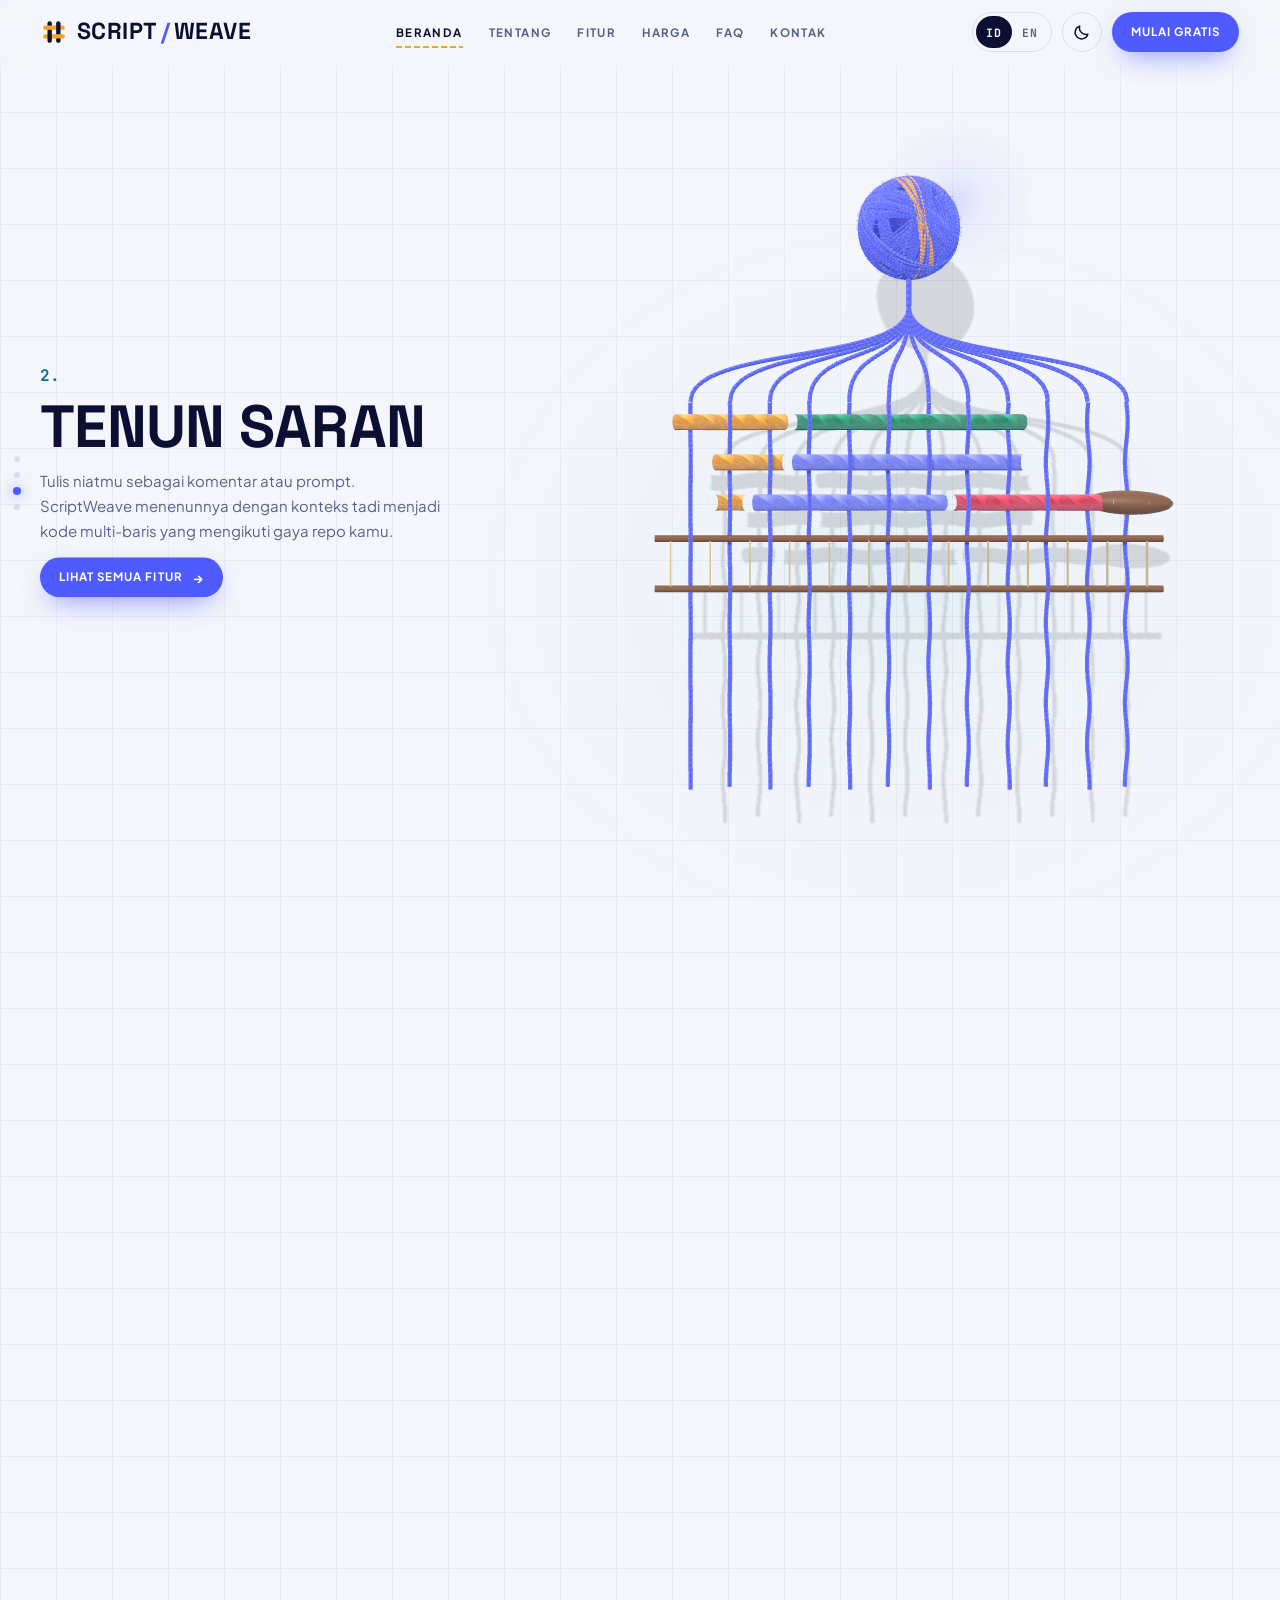
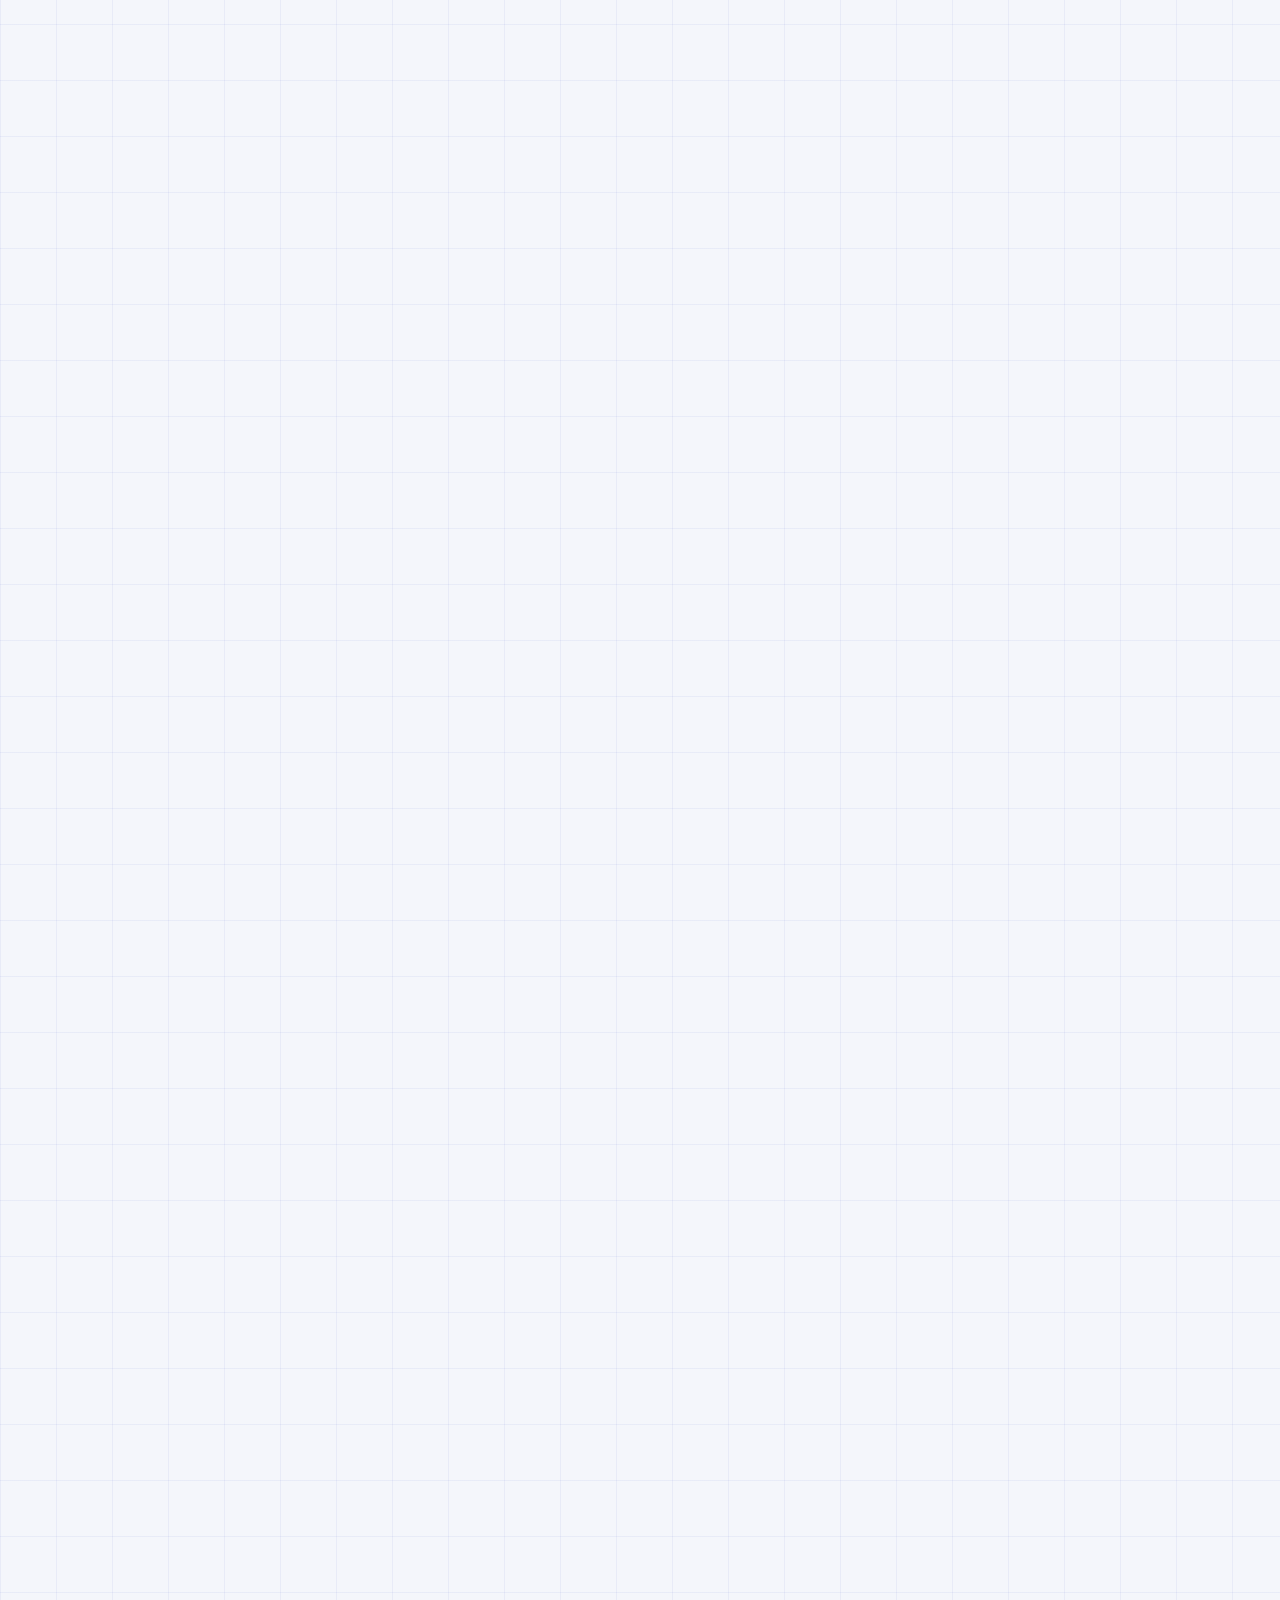
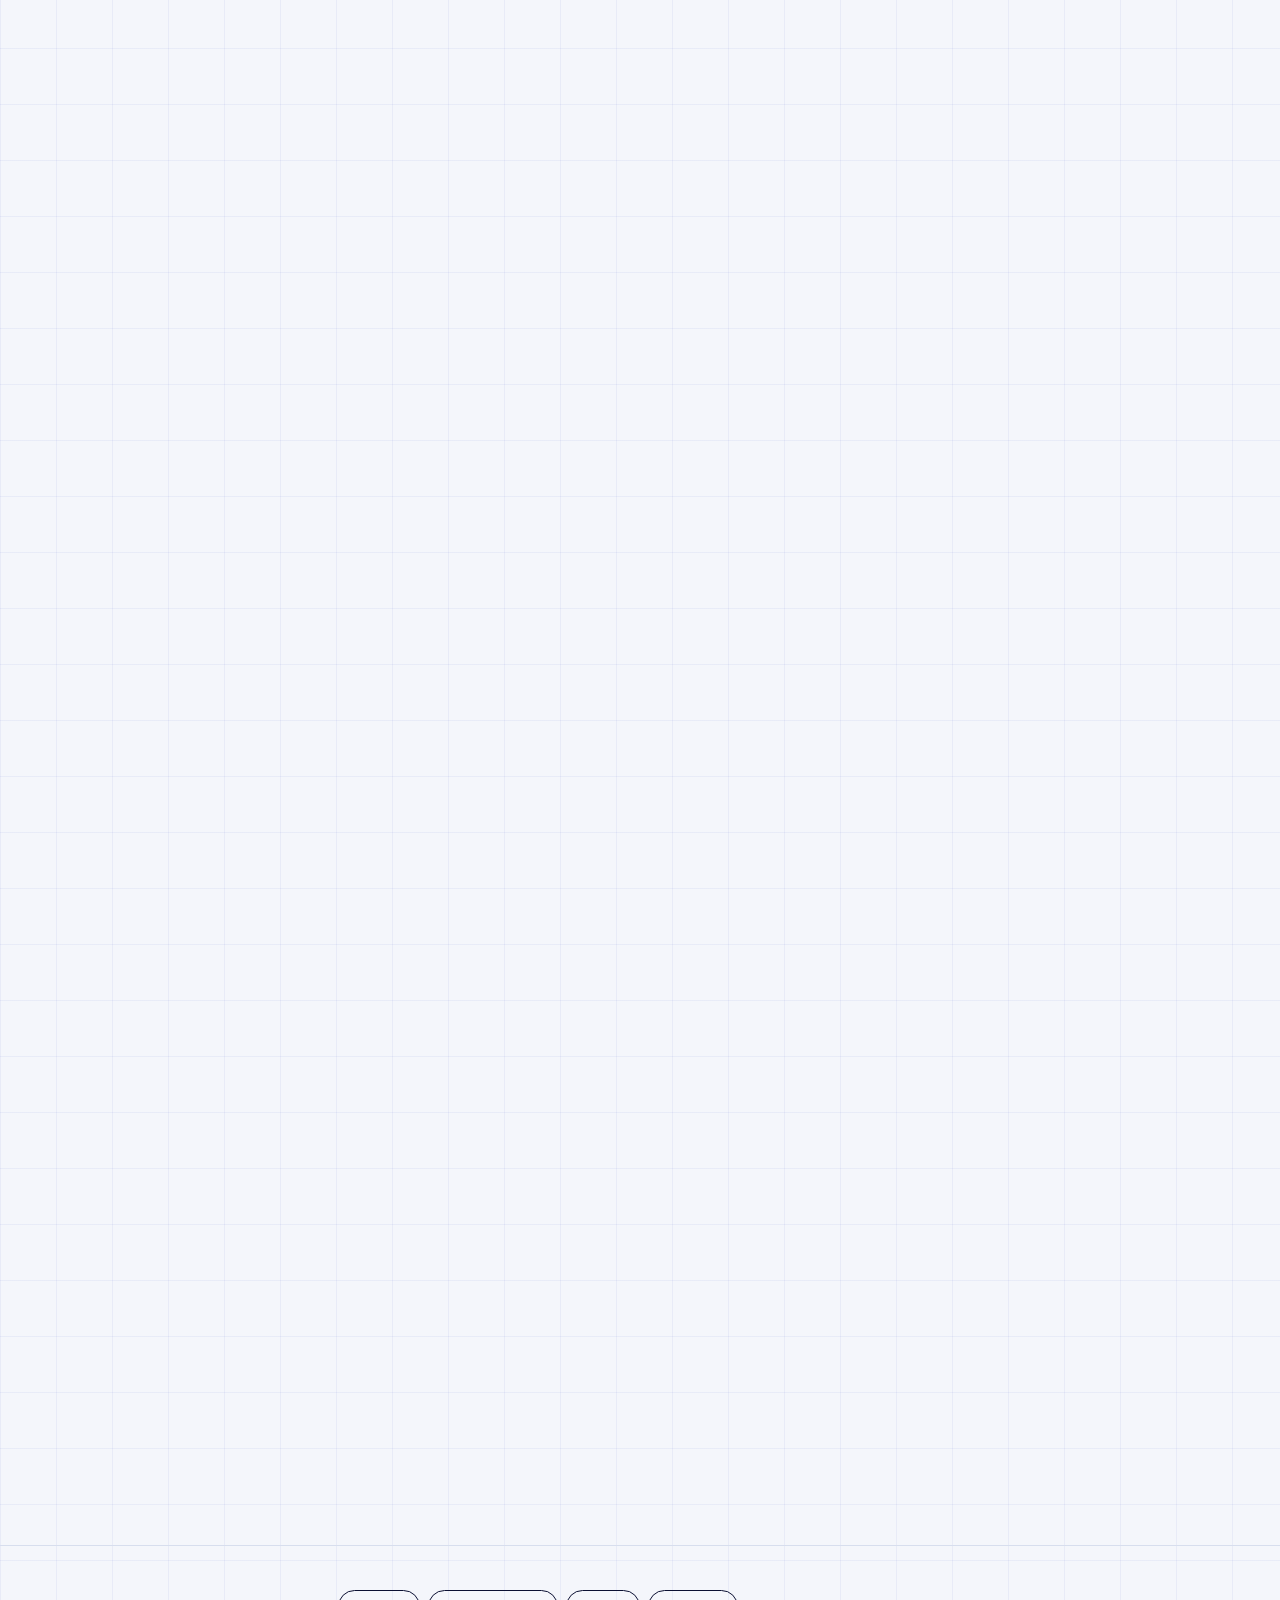
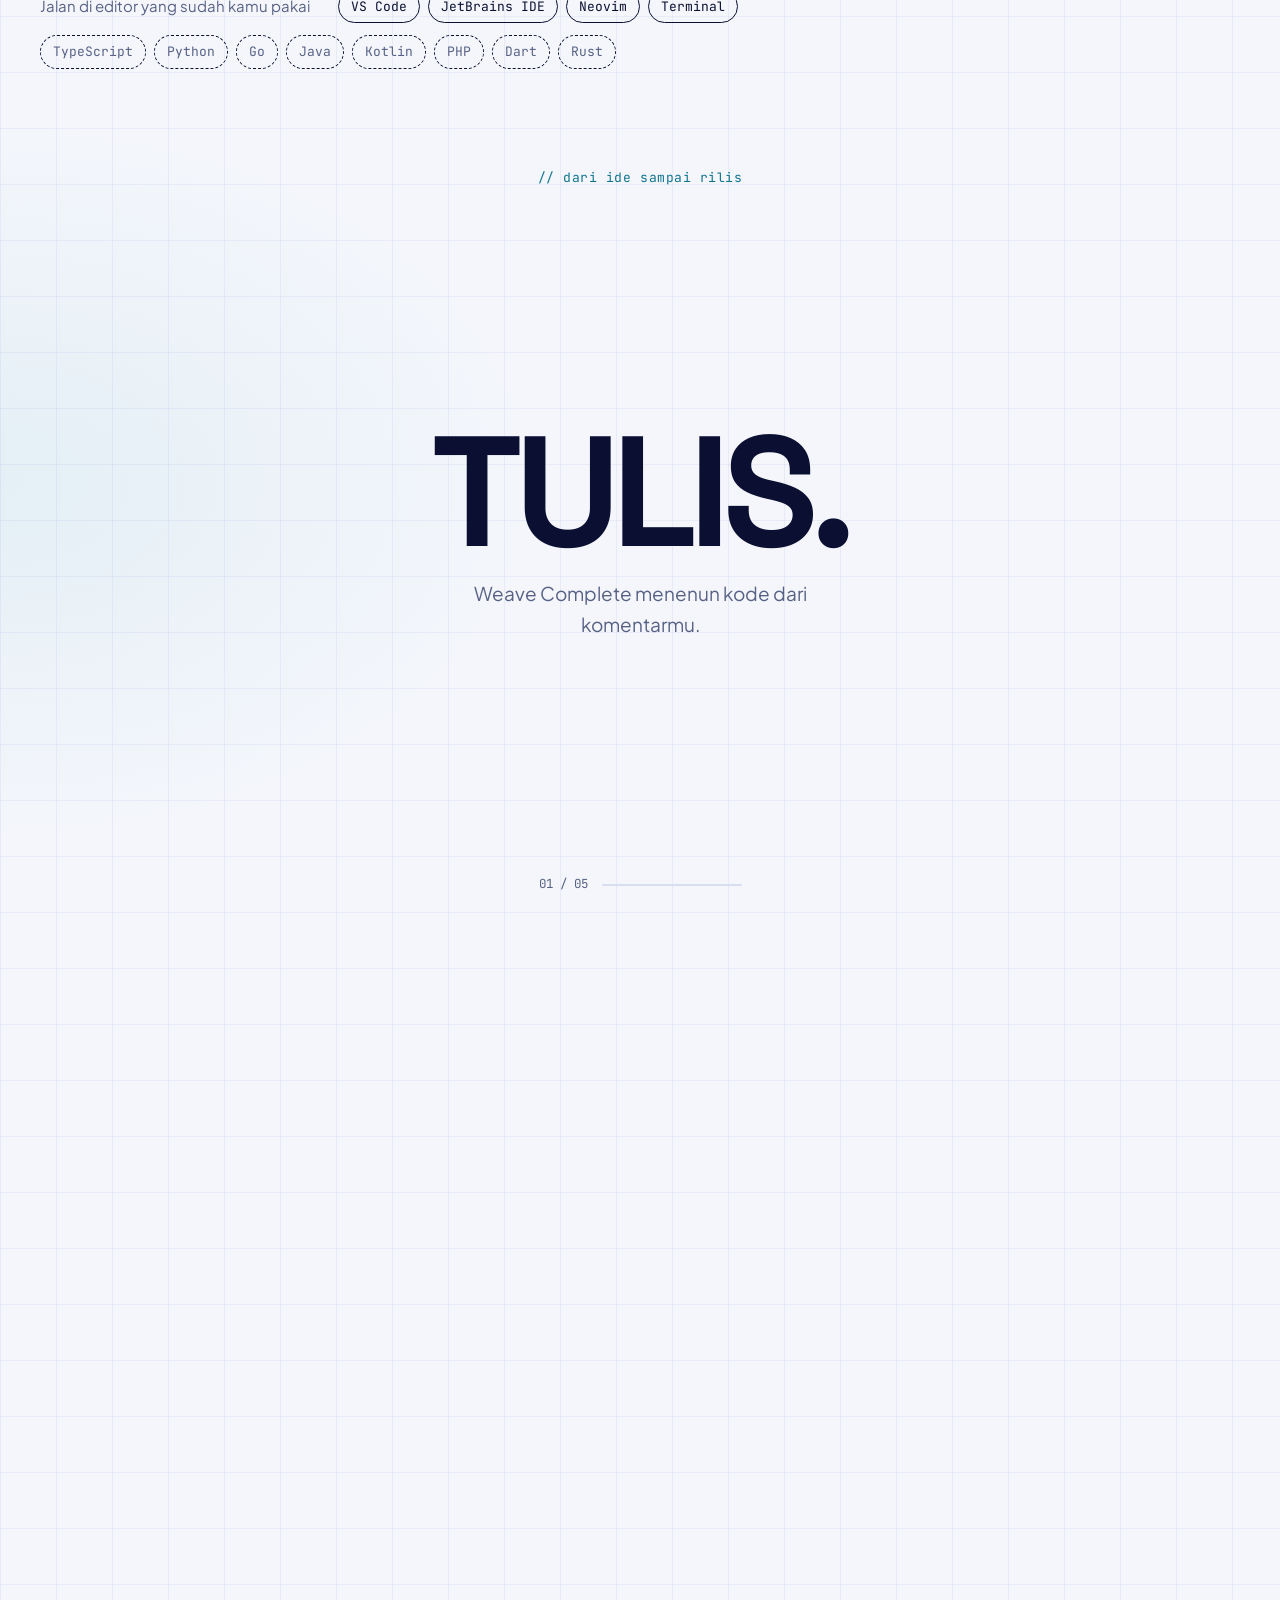
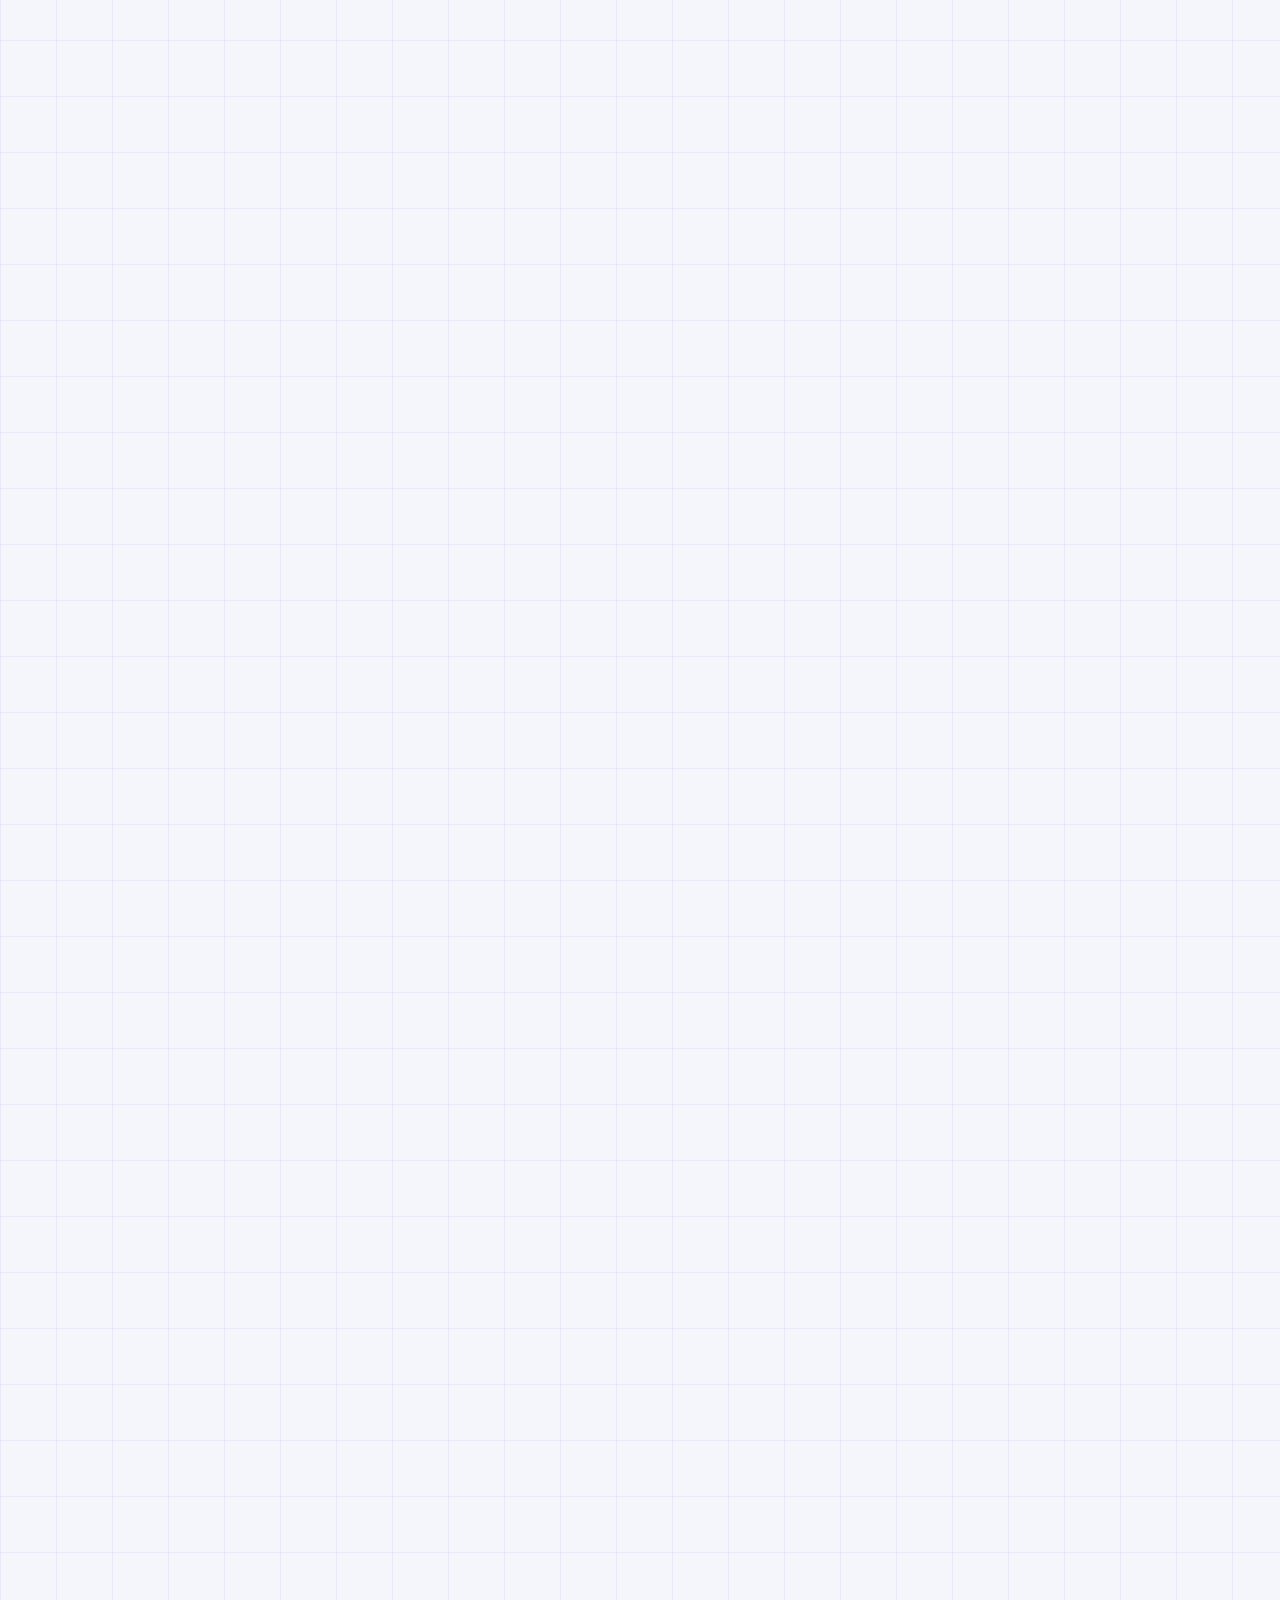
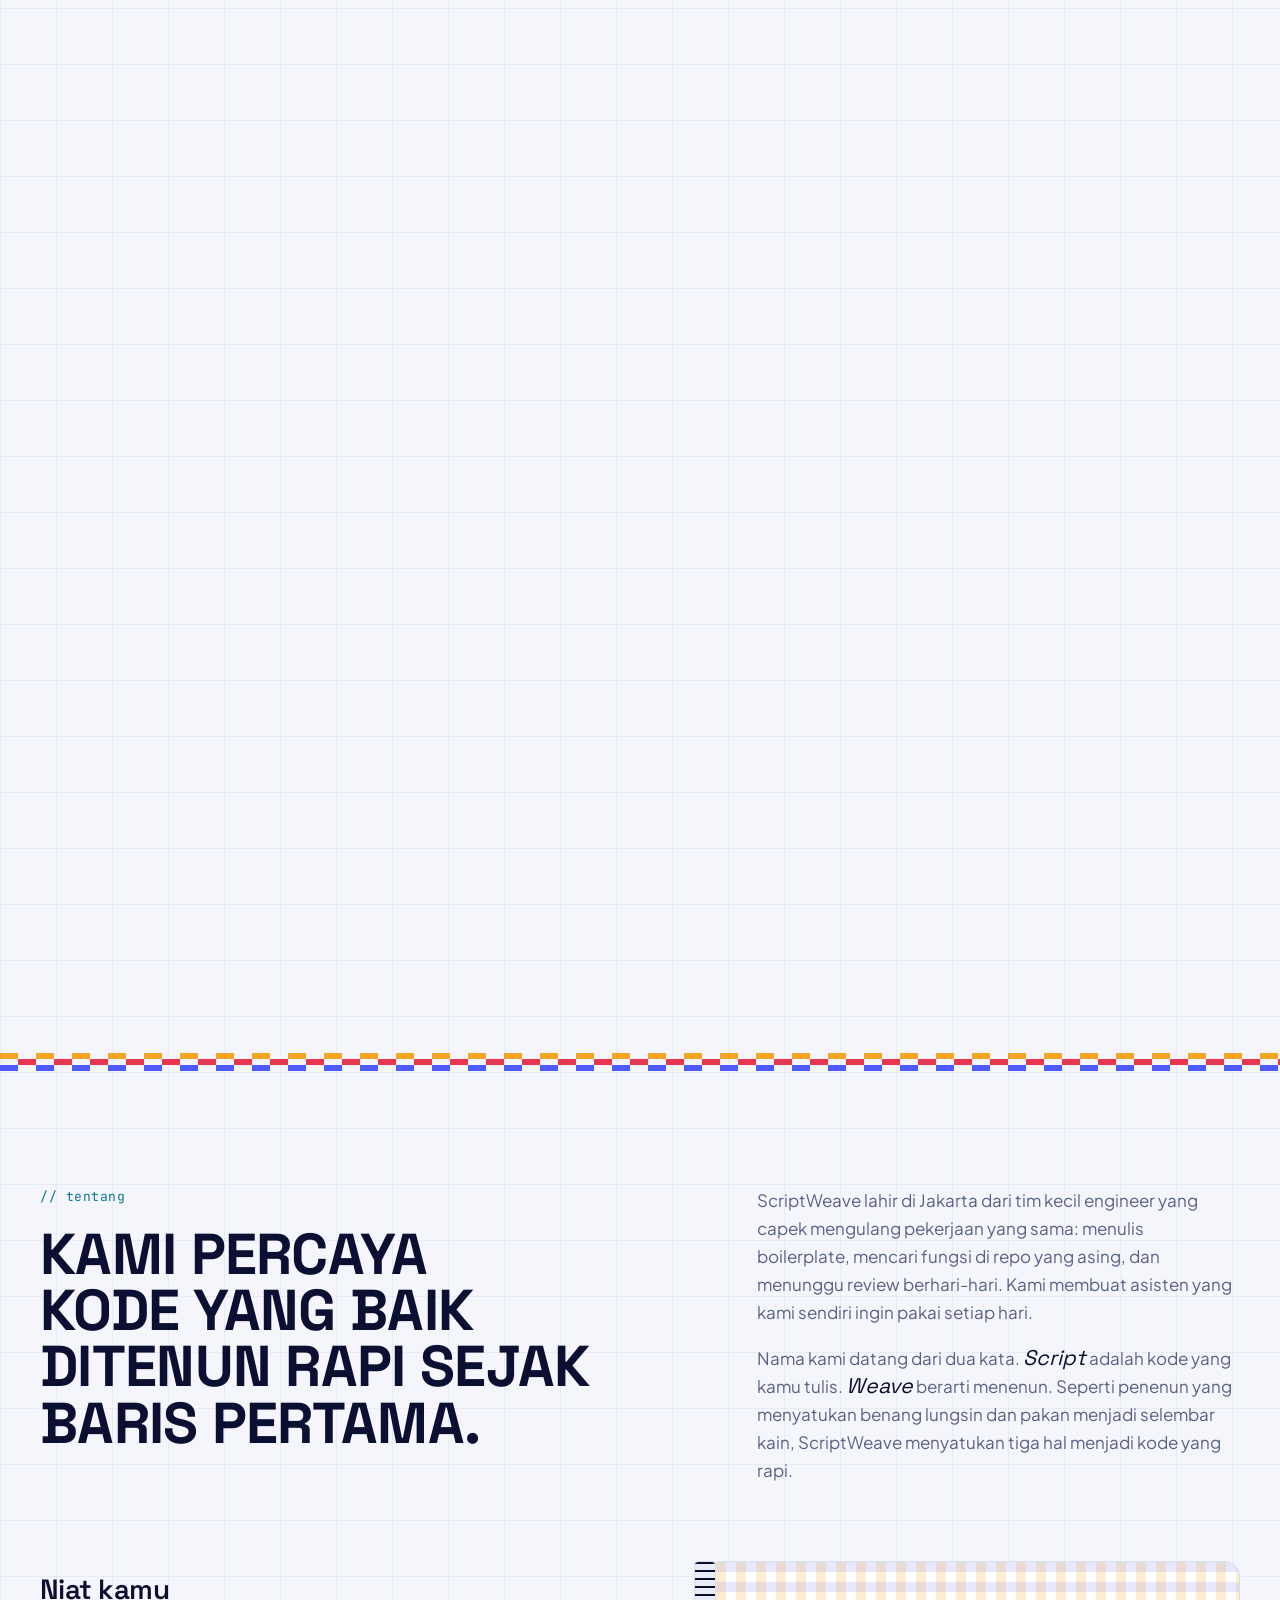
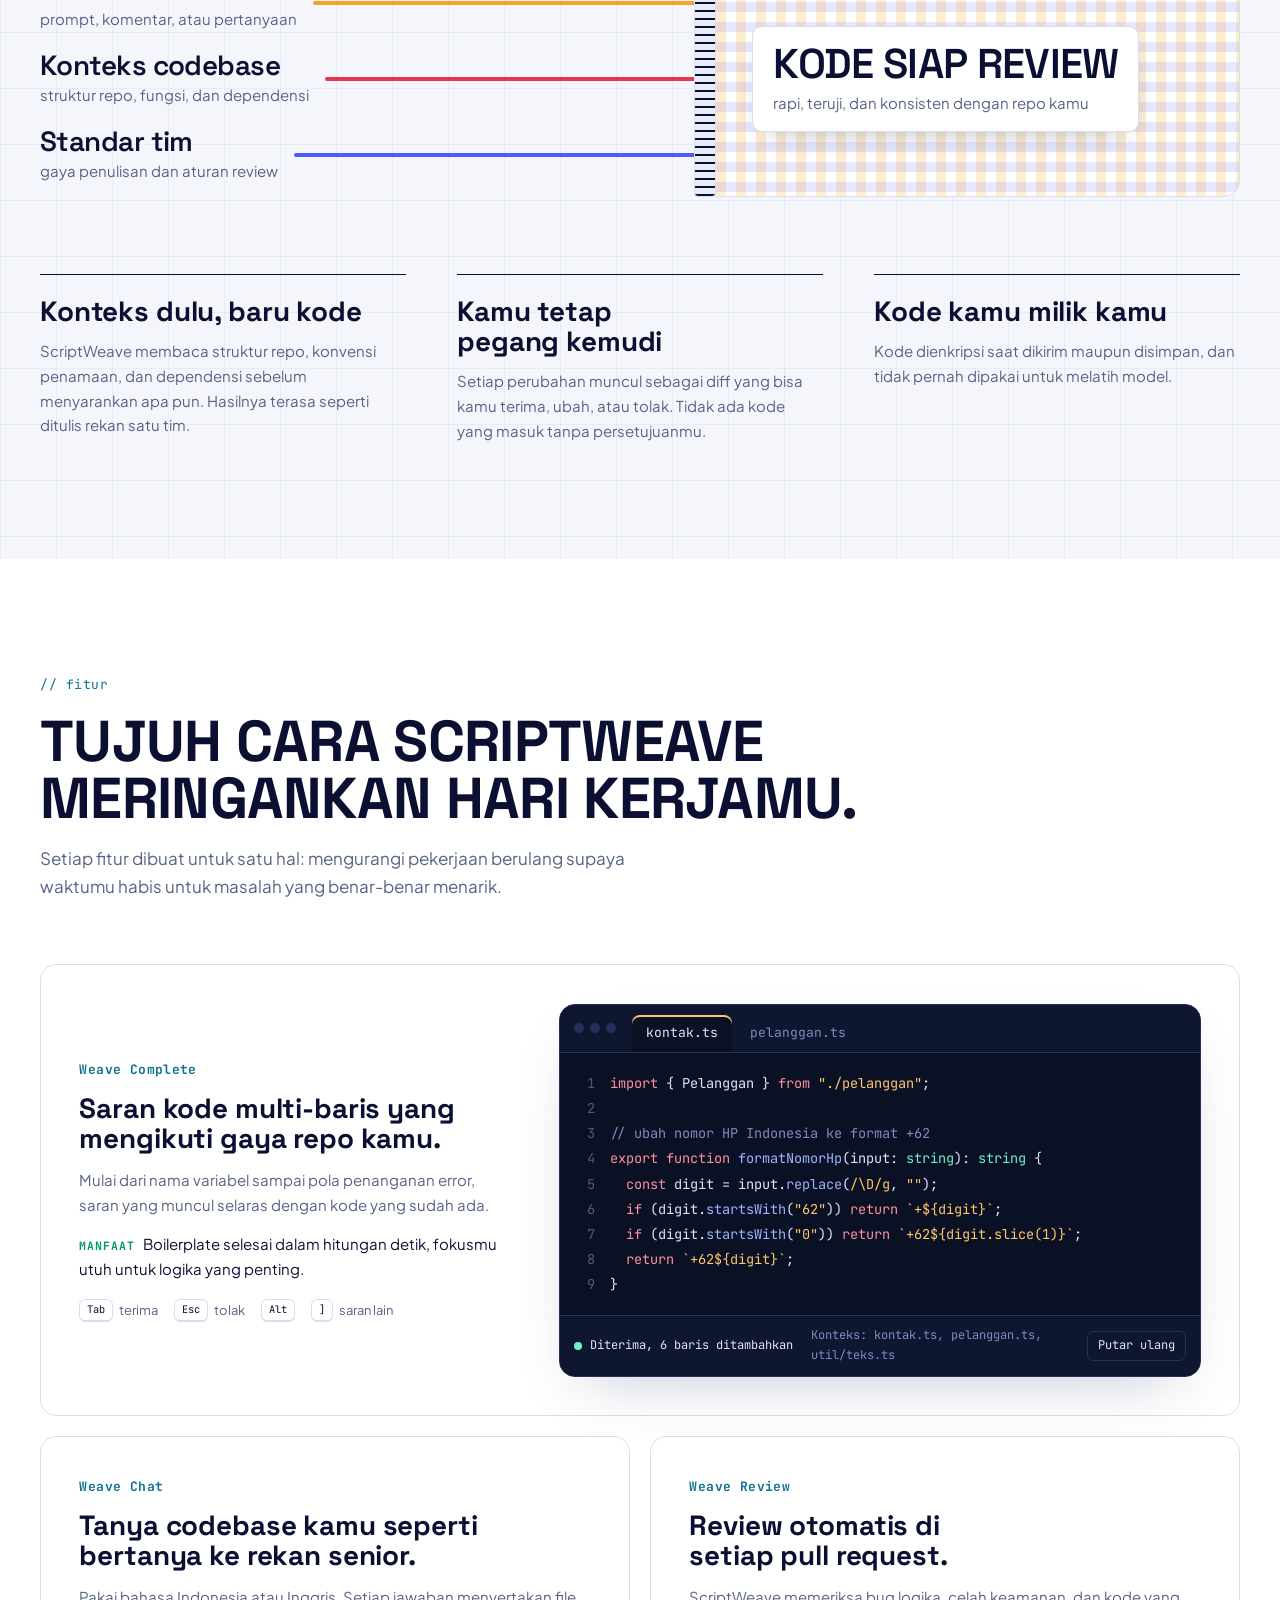
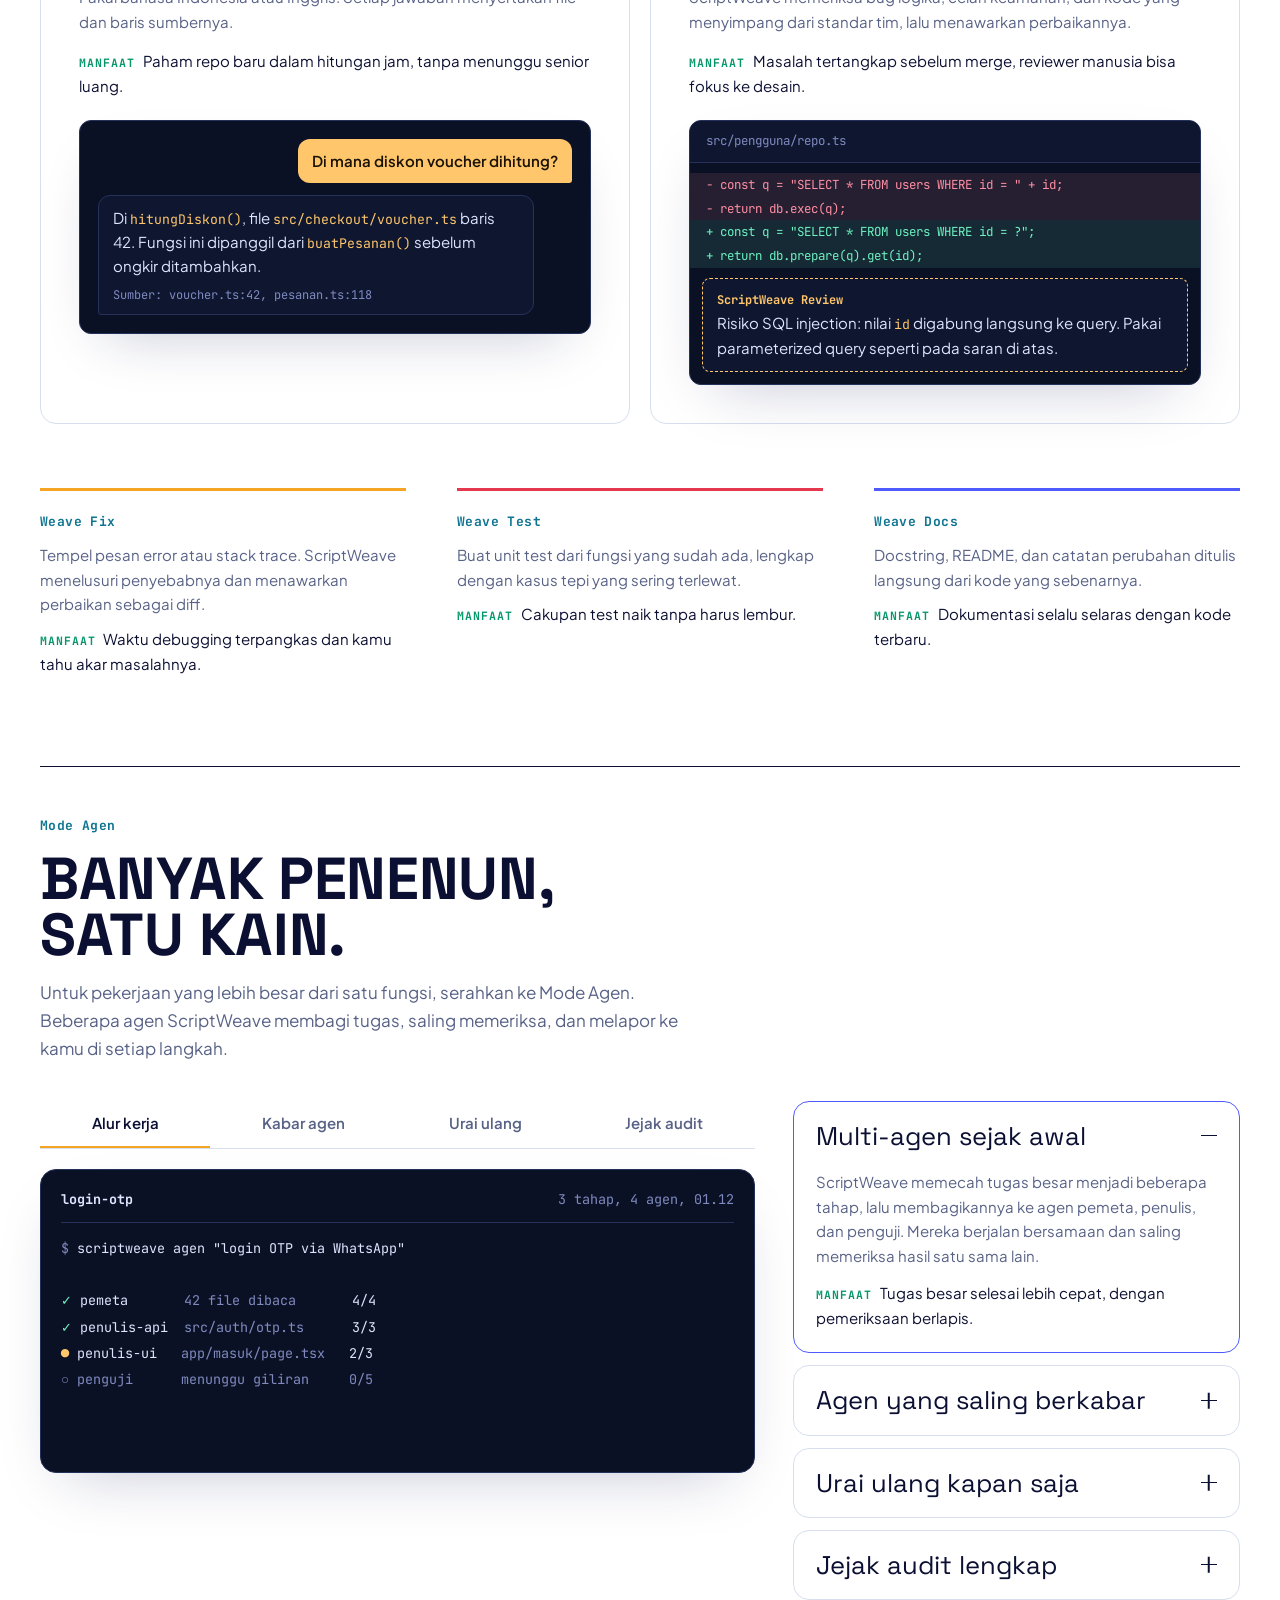
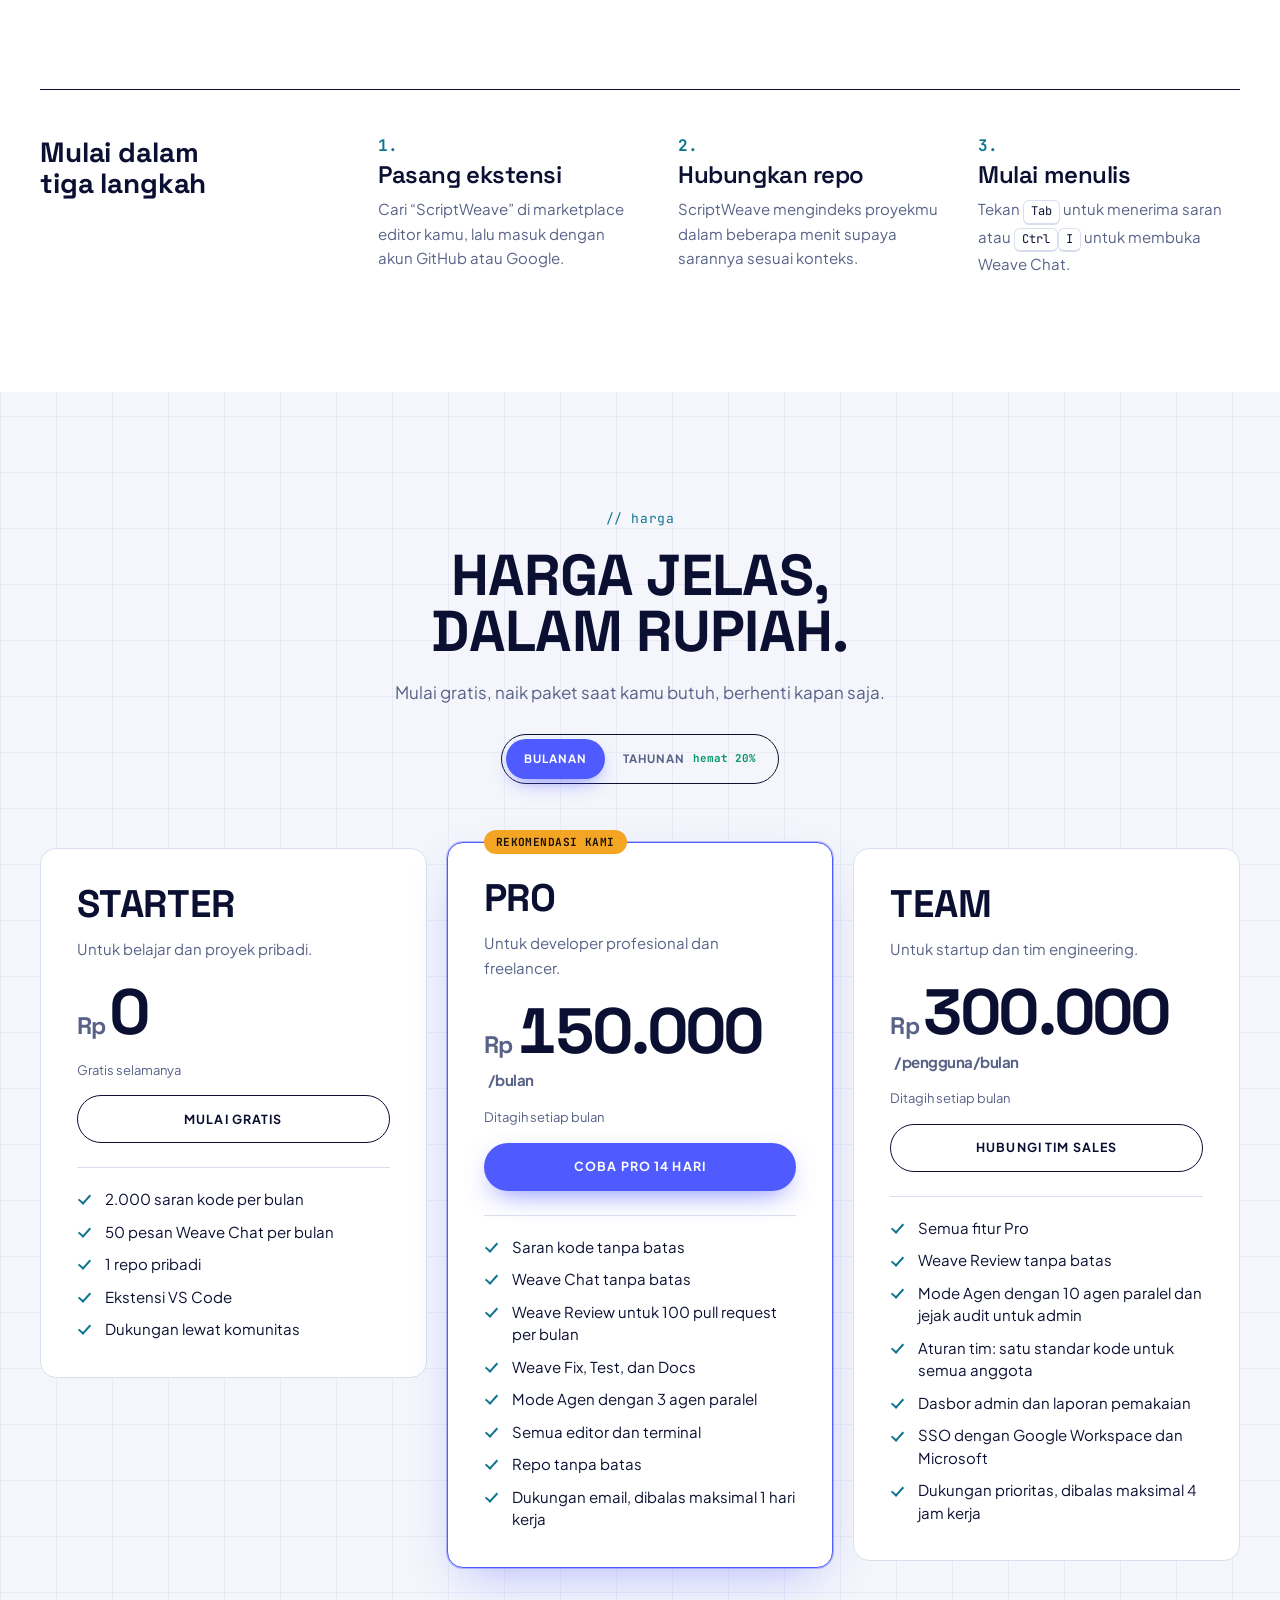
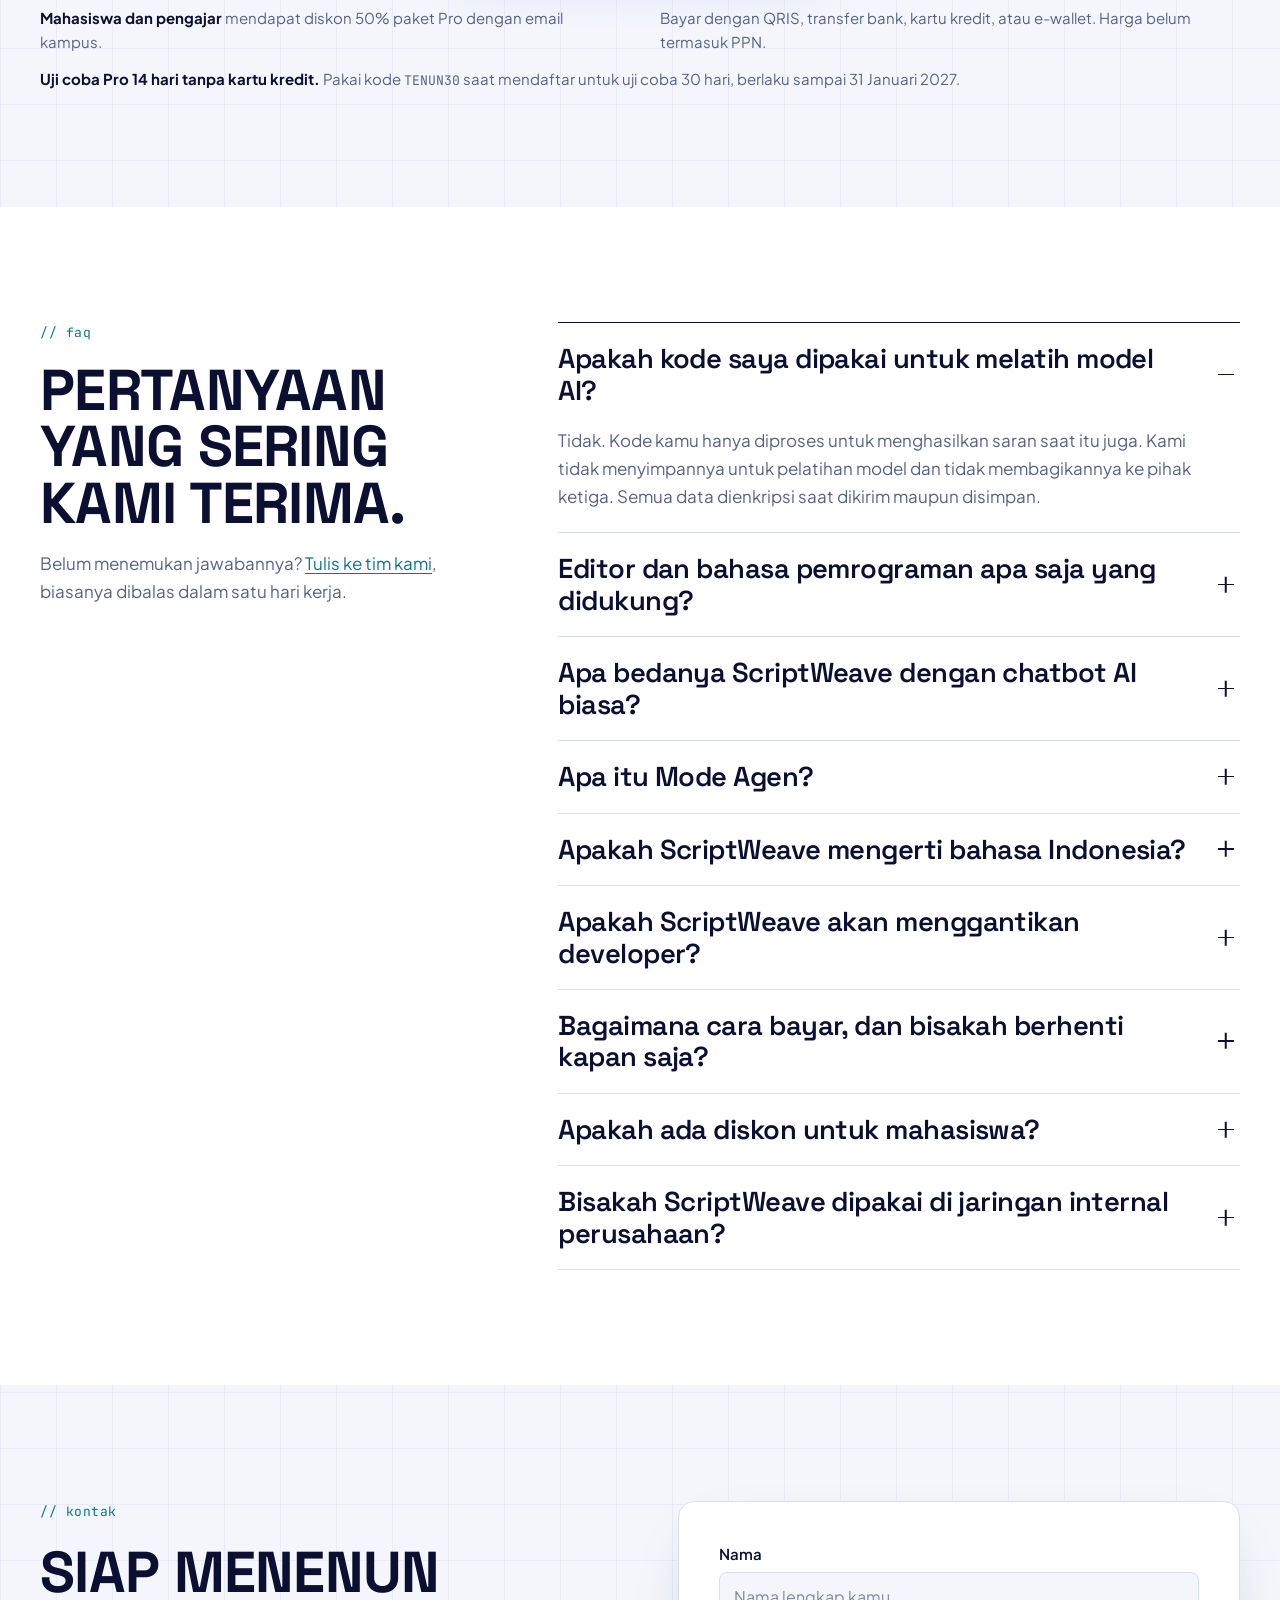
<file: scriptweave/index.html>
<!doctype html>
<html lang="id">
<head>
<meta charset="utf-8">
<meta name="viewport" content="width=device-width, initial-scale=1, viewport-fit=cover">
<title>ScriptWeave | Asisten Coding AI</title>
<meta name="description" content="ScriptWeave adalah asisten coding AI yang memahami seluruh codebase kamu, lalu membantu menulis, me-review, dan memperbaiki kode langsung dari editor.">
<link rel="icon" href="data:image/svg+xml,%3Csvg xmlns='http://www.w3.org/2000/svg' viewBox='0 0 24 24'%3E%3Crect width='24' height='24' rx='5' fill='%230b1130'/%3E%3Cg fill='%23f6b93b'%3E%3Crect x='3' y='7' width='18' height='4' rx='2'/%3E%3Crect x='3' y='14' width='18' height='4' rx='2'/%3E%3C/g%3E%3Cg fill='%23eef0fb'%3E%3Crect x='7' y='3' width='4' height='18' rx='2'/%3E%3Crect x='14' y='3' width='4' height='18' rx='2'/%3E%3C/g%3E%3Cg fill='%23f6b93b'%3E%3Crect x='6' y='7' width='6' height='4'/%3E%3Crect x='13' y='14' width='6' height='4'/%3E%3C/g%3E%3C/svg%3E">
<link rel="preconnect" href="https://fonts.googleapis.com">
<link rel="preconnect" href="https://fonts.gstatic.com" crossorigin>
<link rel="stylesheet" href="https://fonts.googleapis.com/css2?family=Space+Grotesk:wght@400..700&family=JetBrains+Mono:wght@400;500;700&family=Plus+Jakarta+Sans:ital,wght@0,400..700;1,400..700&display=swap">
<script>
  (function () {
    var r = document.documentElement;
    r.classList.add('js');
    try { if (localStorage.getItem('sw-theme') === 'dark') r.setAttribute('data-sw-theme', 'dark'); } catch (e) { /* storage unavailable */ }
    /* the preloader plays once per visit, and never for reduced motion */
    try {
      if (!window.matchMedia('(prefers-reduced-motion: reduce)').matches && !sessionStorage.getItem('sw-seen')) r.classList.add('preloading');
    } catch (e) { /* storage unavailable: skip the preloader */ }
  })();
</script>
<link rel="stylesheet" href="styles.css">
</head>
<body>

<div class="preloader" id="preloader" aria-hidden="true">
  <div class="pl-inner">
    <svg class="pl-mark" viewBox="0 0 24 24" aria-hidden="true"><rect class="pl-weft w1" x="2" y="6" width="20" height="4" rx="2"/><rect class="pl-weft w2" x="2" y="14" width="20" height="4" rx="2"/><rect class="pl-warp p1" x="6" y="2" width="4" height="20" rx="2"/><rect class="pl-warp p2" x="14" y="2" width="4" height="20" rx="2"/><rect class="pl-weft w1" x="5" y="6" width="6" height="4"/><rect class="pl-weft w2" x="13" y="14" width="6" height="4"/></svg>
    <p class="pl-word">Script<i>/</i>Weave</p>
    <p class="pl-sub"><span>menenun konteks</span> <b class="pl-pct" data-no-i18n>0</b>%</p>
    <span class="pl-bar"><i></i></span>
  </div>
</div>

<a class="skip" href="#beranda">Lompat ke konten</a>

<header class="site-header" id="site-header">
  <div class="wrap header-row">
    <a class="brand" href="#beranda" aria-label="ScriptWeave, kembali ke beranda">
      <svg class="mark" viewBox="0 0 24 24" aria-hidden="true">
        <rect class="m-weft" x="2" y="6" width="20" height="4" rx="2"/>
        <rect class="m-weft" x="2" y="14" width="20" height="4" rx="2"/>
        <rect class="m-warp" x="6" y="2" width="4" height="20" rx="2"/>
        <rect class="m-warp" x="14" y="2" width="4" height="20" rx="2"/>
        <rect class="m-weft" x="5" y="6" width="6" height="4"/>
        <rect class="m-weft" x="13" y="14" width="6" height="4"/>
      </svg>
      <span class="wordmark">Script<i>/</i>Weave</span>
    </a>

    <nav class="site-nav" id="site-nav" aria-label="Navigasi utama">
      <a href="#beranda">Beranda</a>
      <a href="#tentang">Tentang</a>
      <a href="#fitur">Fitur</a>
      <a href="#harga">Harga</a>
      <a href="#faq">FAQ</a>
      <a href="#kontak">Kontak</a>
    </nav>

    <div class="header-actions">
      <div class="lang-switch" role="group" aria-label="Pilih bahasa">
        <button type="button" data-lang="id" aria-pressed="true">ID</button>
        <button type="button" data-lang="en" aria-pressed="false">EN</button>
      </div>
      <button class="icon-btn" id="theme-toggle" type="button" aria-label="Ganti ke mode gelap">
        <svg class="i-sun" viewBox="0 0 24 24" aria-hidden="true"><circle cx="12" cy="12" r="4.2"/><path d="M12 2.5v2.6M12 18.9v2.6M2.5 12h2.6M18.9 12h2.6M5.3 5.3l1.8 1.8M16.9 16.9l1.8 1.8M5.3 18.7l1.8-1.8M16.9 7.1l1.8-1.8"/></svg>
        <svg class="i-moon" viewBox="0 0 24 24" aria-hidden="true"><path d="M20 14.2A8.2 8.2 0 0 1 9.8 4a8.2 8.2 0 1 0 10.2 10.2z"/></svg>
      </button>
      <a class="btn btn-primary btn-sm header-cta" href="#kontak" data-plan="Starter">Mulai Gratis</a>
      <button class="icon-btn nav-toggle" id="nav-toggle" type="button" aria-expanded="false" aria-controls="site-nav" aria-label="Buka menu">
        <svg viewBox="0 0 24 24" aria-hidden="true"><path d="M4 7h16M4 12h16M4 17h16"/></svg>
      </button>
    </div>
  </div>
  <div class="read-progress" aria-hidden="true"><span></span></div>
</header>

<main>

  <!-- a. HOMEPAGE: a pinned stage. One thread runs through it and changes form as you scroll. -->
  <section class="story" id="beranda">
    <div class="stage" id="stage">

      <div class="story-hero" id="story-hero">
        <div class="wrap hero-wrap">
          <p class="eyebrow prompt"><span class="dollar" aria-hidden="true">$</span> <span class="cmd" data-no-i18n>scriptweave init</span> <span class="dim">· asisten coding AI untuk developer Indonesia</span><span class="caret" aria-hidden="true"></span></p>
          <h1 id="hero-title">
            <span class="h1-line" id="hero-anchor">Tenun ide</span>
            <span class="h1-line">jadi kode.</span>
          </h1>
          <div class="hero-foot">
            <p class="lede">ScriptWeave membaca seluruh codebase kamu, lalu membantu menulis, me-review, dan memperbaiki kode sampai siap rilis, langsung dari editor.</p>
            <div class="cta-row">
              <a class="btn btn-primary btn-arrow" href="#kontak" data-plan="Starter">Mulai Gratis</a>
              <a class="btn btn-ghost" href="#fitur">Lihat fitur</a>
            </div>
          </div>
        </div>
      </div>

      <canvas class="loom-canvas" id="loom-canvas" aria-hidden="true"></canvas>

      <div class="tags" id="tags" aria-hidden="true">
        <span class="tag" data-tag="f0">src/checkout/</span>
        <span class="tag tag-ink" data-tag="f1">pesanan.ts</span>
        <span class="tag tag-ink" data-tag="f2">package.json</span>
        <span class="tag" data-tag="f3">README.md</span>
        <span class="tag tag-ok" data-tag="d0">Review lolos</span>
        <span class="tag tag-ink" data-tag="d1">12 test hijau</span>
        <span class="tag" data-tag="d2">Docs terbaru</span>
      </div>

      <div class="chapters" id="chapters">
        <article class="chapter" data-chapter="1">
          <p class="ch-num">1.</p>
          <h2>Urai konteks</h2>
          <p>ScriptWeave membaca struktur repo, fungsi, dan dependensi kamu. Setiap file menjadi benang lungsin yang menopang semua saran berikutnya.</p>
          <a class="btn btn-primary btn-arrow btn-sm" href="#tentang">Kenali ScriptWeave</a>
        </article>
        <article class="chapter" data-chapter="2">
          <p class="ch-num">2.</p>
          <h2>Tenun saran</h2>
          <p>Tulis niatmu sebagai komentar atau prompt. ScriptWeave menenunnya dengan konteks tadi menjadi kode multi-baris yang mengikuti gaya repo kamu.</p>
          <a class="btn btn-primary btn-arrow btn-sm" href="#fitur">Lihat semua fitur</a>
        </article>
        <article class="chapter" data-chapter="3">
          <p class="ch-num">3.</p>
          <h2>Rapikan sebelum rilis</h2>
          <p>Weave Review memeriksa bug dan celah keamanan, Weave Test menulis unit test, Weave Docs memperbarui dokumentasi. Kamu tinggal menyetujui diff-nya.</p>
          <a class="btn btn-primary btn-arrow btn-sm" href="#kontak" data-plan="Starter">Mulai gratis</a>
        </article>
      </div>

      <p class="scroll-hint" id="scroll-hint" aria-hidden="true">Gulir untuk mulai menenun</p>
      <ol class="stage-dots" id="stage-dots" aria-hidden="true"><li class="is-on"></li><li></li><li></li><li></li></ol>
    </div>
  </section>

  <section class="compat-band" aria-label="Editor dan bahasa yang didukung">
    <div class="wrap compat">
      <p class="compat-label">Jalan di editor yang sudah kamu pakai</p>
      <ul class="compat-list">
        <li>VS Code</li>
        <li>JetBrains IDE</li>
        <li>Neovim</li>
        <li>Terminal</li>
      </ul>
      <ul class="compat-list compat-langs" aria-label="Bahasa pemrograman yang didukung">
        <li>TypeScript</li><li>Python</li><li>Go</li><li>Java</li><li>Kotlin</li><li>PHP</li><li>Dart</li><li>Rust</li>
      </ul>
    </div>
  </section>

  <section class="kinetic" id="alur" aria-label="Dari ide sampai rilis">
    <div class="kin-stage">
      <p class="eyebrow kin-eyebrow">// dari ide sampai rilis</p>
      <div class="kin-words">
        <article class="kin-word">
          <h2>Tulis.</h2>
          <p>Weave Complete menenun kode dari komentarmu.</p>
        </article>
        <article class="kin-word">
          <h2>Review.</h2>
          <p>Weave Review menangkap bug sebelum merge.</p>
        </article>
        <article class="kin-word">
          <h2>Uji.</h2>
          <p>Weave Test menulis unit test, termasuk kasus tepi.</p>
        </article>
        <article class="kin-word">
          <h2>Rilis.</h2>
          <p>Weave Docs merapikan dokumentasi, kamu tinggal approve.</p>
        </article>
        <article class="kin-word kin-final">
          <h2>Ide → kode.</h2>
          <p>Satu asisten, dari baris pertama sampai rilis.</p>
        </article>
      </div>
      <div class="kin-meta" aria-hidden="true">
        <span class="kin-count" data-no-i18n>01 / 05</span>
        <span class="kin-bar"><i></i></span>
      </div>
    </div>
  </section>

  <div class="seam" aria-hidden="true"></div>

  <!-- b. ABOUT US / ABOUT THE PRODUCT -->
  <section class="section" id="tentang">
    <div class="wrap">
      <div class="split">
        <div class="split-head reveal">
          <p class="eyebrow">// tentang</p>
          <h2>Kami percaya kode yang baik ditenun rapi sejak baris pertama.</h2>
        </div>
        <div class="split-body reveal">
          <p>ScriptWeave lahir di Jakarta dari tim kecil engineer yang capek mengulang pekerjaan yang sama: menulis boilerplate, mencari fungsi di repo yang asing, dan menunggu review berhari-hari. Kami membuat asisten yang kami sendiri ingin pakai setiap hari.</p>
          <p>Nama kami datang dari dua kata. <em>Script</em> adalah kode yang kamu tulis. <em>Weave</em> berarti menenun. Seperti penenun yang menyatukan benang lungsin dan pakan menjadi selembar kain, ScriptWeave menyatukan tiga hal menjadi kode yang rapi.</p>
        </div>
      </div>

      <div class="loom reveal">
        <ul class="loom-threads">
          <li class="th-turmeric"><span class="th-label"><strong>Niat kamu</strong><small>prompt, komentar, atau pertanyaan</small></span></li>
          <li class="th-madder"><span class="th-label"><strong>Konteks codebase</strong><small>struktur repo, fungsi, dan dependensi</small></span></li>
          <li class="th-sky"><span class="th-label"><strong>Standar tim</strong><small>gaya penulisan dan aturan review</small></span></li>
        </ul>
        <div class="loom-reed" aria-hidden="true"></div>
        <div class="loom-cloth">
          <div class="cloth-label">
            <strong>Kode siap review</strong>
            <small>rapi, teruji, dan konsisten dengan repo kamu</small>
          </div>
        </div>
      </div>

      <div class="principles">
        <article class="principle reveal">
          <h3>Konteks dulu, baru kode</h3>
          <p>ScriptWeave membaca struktur repo, konvensi penamaan, dan dependensi sebelum menyarankan apa pun. Hasilnya terasa seperti ditulis rekan satu tim.</p>
        </article>
        <article class="principle reveal">
          <h3>Kamu tetap pegang kemudi</h3>
          <p>Setiap perubahan muncul sebagai diff yang bisa kamu terima, ubah, atau tolak. Tidak ada kode yang masuk tanpa persetujuanmu.</p>
        </article>
        <article class="principle reveal">
          <h3>Kode kamu milik kamu</h3>
          <p>Kode dienkripsi saat dikirim maupun disimpan, dan tidak pernah dipakai untuk melatih model.</p>
        </article>
      </div>
    </div>
  </section>

  <!-- c. FEATURES / PRODUCT INFORMATION -->
  <section class="section section-alt" id="fitur">
    <div class="wrap">
      <div class="section-head reveal">
        <p class="eyebrow">// fitur</p>
        <h2>Tujuh cara ScriptWeave meringankan hari kerjamu.</h2>
        <p class="section-sub">Setiap fitur dibuat untuk satu hal: mengurangi pekerjaan berulang supaya waktumu habis untuk masalah yang benar-benar menarik.</p>
      </div>

      <div class="feature-grid">
        <article class="feature feature-complete reveal">
          <div class="feature-text">
            <p class="feature-tag">Weave Complete</p>
            <h3>Saran kode multi-baris yang mengikuti gaya repo kamu.</h3>
            <p>Mulai dari nama variabel sampai pola penanganan error, saran yang muncul selaras dengan kode yang sudah ada.</p>
            <p class="benefit"><span>Manfaat</span>Boilerplate selesai dalam hitungan detik, fokusmu utuh untuk logika yang penting.</p>
            <p class="keys" aria-label="Pintasan keyboard"><kbd>Tab</kbd> terima <kbd>Esc</kbd> tolak <kbd>Alt</kbd><kbd>]</kbd> saran lain</p>
          </div>
      <figure class="editor" aria-label="Demo ScriptWeave melengkapi fungsi dari sebuah komentar">
        <div class="editor-bar">
          <span class="dots" aria-hidden="true"><i></i><i></i><i></i></span>
          <span class="tab is-active">kontak.ts</span>
          <span class="tab">pelanggan.ts</span>
        </div>

        <div class="code" id="demo-code">
          <span class="line"><span class="k">import</span> { Pelanggan } <span class="k">from</span> <span class="s">"./pelanggan"</span>;</span>
          <span class="line">&nbsp;</span>
          <span class="line" data-role="prompt"><span class="c">// ubah nomor HP Indonesia ke format +62</span></span>
          <span class="line" data-role="suggest"><span class="k">export function</span> <span class="f">formatNomorHp</span>(input: <span class="t">string</span>): <span class="t">string</span> {</span>
          <span class="line" data-role="suggest">  <span class="k">const</span> digit = input.<span class="f">replace</span>(<span class="s">/\D/g</span>, <span class="s">""</span>);</span>
          <span class="line" data-role="suggest">  <span class="k">if</span> (digit.<span class="f">startsWith</span>(<span class="s">"62"</span>)) <span class="k">return</span> <span class="s">`+${digit}`</span>;</span>
          <span class="line" data-role="suggest">  <span class="k">if</span> (digit.<span class="f">startsWith</span>(<span class="s">"0"</span>)) <span class="k">return</span> <span class="s">`+62${digit.slice(1)}`</span>;</span>
          <span class="line" data-role="suggest">  <span class="k">return</span> <span class="s">`+62${digit}`</span>;</span>
          <span class="line" data-role="suggest">}</span>
        </div>

        <figcaption class="editor-status">
          <span class="status-main"><i class="pulse" aria-hidden="true"></i><span id="demo-status">Diterima, 6 baris ditambahkan</span></span>
          <span class="status-ctx">Konteks: kontak.ts, pelanggan.ts, util/teks.ts</span>
          <button class="replay" id="demo-replay" type="button">Putar ulang</button>
        </figcaption>
      </figure>
        </article>

        <article class="feature feature-chat reveal">
          <div class="feature-text">
            <p class="feature-tag">Weave Chat</p>
            <h3>Tanya codebase kamu seperti bertanya ke rekan senior.</h3>
            <p>Pakai bahasa Indonesia atau Inggris. Setiap jawaban menyertakan file dan baris sumbernya.</p>
            <p class="benefit"><span>Manfaat</span>Paham repo baru dalam hitungan jam, tanpa menunggu senior luang.</p>
          </div>
          <div class="mock chat" aria-label="Contoh percakapan Weave Chat">
            <p class="msg msg-me">Di mana diskon voucher dihitung?</p>
            <div class="msg msg-bot">
              <p>Di <code>hitungDiskon()</code>, file <code>src/checkout/voucher.ts</code> baris 42. Fungsi ini dipanggil dari <code>buatPesanan()</code> sebelum ongkir ditambahkan.</p>
              <p class="msg-src">Sumber: voucher.ts:42, pesanan.ts:118</p>
            </div>
          </div>
        </article>

        <article class="feature feature-review reveal">
          <div class="feature-text">
            <p class="feature-tag">Weave Review</p>
            <h3>Review otomatis di setiap pull request.</h3>
            <p>ScriptWeave memeriksa bug logika, celah keamanan, dan kode yang menyimpang dari standar tim, lalu menawarkan perbaikannya.</p>
            <p class="benefit"><span>Manfaat</span>Masalah tertangkap sebelum merge, reviewer manusia bisa fokus ke desain.</p>
          </div>
          <div class="mock diff" aria-label="Contoh hasil Weave Review pada sebuah pull request">
            <p class="diff-file">src/pengguna/repo.ts</p>
            <div class="diff-lines">
              <span class="dl dl-del">- const q = "SELECT * FROM users WHERE id = " + id;</span>
              <span class="dl dl-del">- return db.exec(q);</span>
              <span class="dl dl-add">+ const q = "SELECT * FROM users WHERE id = ?";</span>
              <span class="dl dl-add">+ return db.prepare(q).get(id);</span>
            </div>
            <p class="diff-note"><strong>ScriptWeave Review</strong> Risiko SQL injection: nilai <code>id</code> digabung langsung ke query. Pakai parameterized query seperti pada saran di atas.</p>
          </div>
        </article>
      </div>

      <div class="feature-minor">
        <article class="minor th-turmeric reveal">
          <p class="feature-tag">Weave Fix</p>
          <p>Tempel pesan error atau stack trace. ScriptWeave menelusuri penyebabnya dan menawarkan perbaikan sebagai diff.</p>
          <p class="benefit"><span>Manfaat</span>Waktu debugging terpangkas dan kamu tahu akar masalahnya.</p>
        </article>
        <article class="minor th-madder reveal">
          <p class="feature-tag">Weave Test</p>
          <p>Buat unit test dari fungsi yang sudah ada, lengkap dengan kasus tepi yang sering terlewat.</p>
          <p class="benefit"><span>Manfaat</span>Cakupan test naik tanpa harus lembur.</p>
        </article>
        <article class="minor th-sky reveal">
          <p class="feature-tag">Weave Docs</p>
          <p>Docstring, README, dan catatan perubahan ditulis langsung dari kode yang sebenarnya.</p>
          <p class="benefit"><span>Manfaat</span>Dokumentasi selalu selaras dengan kode terbaru.</p>
        </article>
      </div>

      <div class="agent reveal" id="mode-agen">
        <div class="agent-head">
          <p class="feature-tag">Mode Agen</p>
          <h3 class="agent-title">Banyak penenun, satu kain.</h3>
          <p>Untuk pekerjaan yang lebih besar dari satu fungsi, serahkan ke Mode Agen. Beberapa agen ScriptWeave membagi tugas, saling memeriksa, dan melapor ke kamu di setiap langkah.</p>
        </div>

        <div class="agent-body">
          <div class="agent-demo">
            <div class="agent-tabs" role="tablist" aria-label="Kemampuan Mode Agen">
              <button type="button" role="tab" id="tab-alur" data-key="alur" aria-controls="panel-alur" aria-selected="true">Alur kerja</button>
              <button type="button" role="tab" id="tab-kabar" data-key="kabar" aria-controls="panel-kabar" aria-selected="false">Kabar agen</button>
              <button type="button" role="tab" id="tab-urai" data-key="urai" aria-controls="panel-urai" aria-selected="false">Urai ulang</button>
              <button type="button" role="tab" id="tab-audit" data-key="audit" aria-controls="panel-audit" aria-selected="false">Jejak audit</button>
            </div>

            <div class="term" role="tabpanel" id="panel-alur" data-key="alur" aria-labelledby="tab-alur" tabindex="0">
              <p class="term-bar"><span>login-otp</span><span>3 tahap, 4 agen, 01.12</span></p>
              <span class="tl"><span class="dim">$</span> scriptweave agen "login OTP via WhatsApp"</span>
              <span class="tl">&nbsp;</span>
              <span class="tl"><span class="ok">✓</span> pemeta       <span class="dim">42 file dibaca</span>       4/4</span>
              <span class="tl"><span class="ok">✓</span> penulis-api  <span class="dim">src/auth/otp.ts</span>      3/3</span>
              <span class="tl"><span class="run">●</span> penulis-ui   <span class="dim">app/masuk/page.tsx</span>   2/3</span>
              <span class="tl"><span class="dim">○ penguji      menunggu giliran     0/5</span></span>
            </div>

            <div class="term" role="tabpanel" id="panel-kabar" data-key="kabar" aria-labelledby="tab-kabar" tabindex="0">
              <p class="term-bar"><span>login-otp</span><span>4 pesan</span></p>
              <span class="tl"><span class="who">penulis-api</span> <span class="dim">→</span> <span class="run">kamu</span></span>
              <span class="tl">  Kode OTP berlaku 5 atau 10 menit?</span>
              <span class="tl"><span class="run">kamu</span> <span class="dim">→</span> <span class="who">penulis-api</span></span>
              <span class="tl">  5 menit, maksimal 3 kali coba.</span>
              <span class="tl"><span class="who">penguji</span> <span class="dim">→</span> <span class="who">penulis-api</span></span>
              <span class="tl">  2 test gagal di otp.test.ts. Log terkirim.</span>
              <span class="tl"><span class="who">penulis-api</span> <span class="dim">→</span> <span class="who">penguji</span></span>
              <span class="tl">  Sudah diperbaiki, jalankan ulang.</span>
            </div>

            <div class="term" role="tabpanel" id="panel-urai" data-key="urai" aria-labelledby="tab-urai" tabindex="0">
              <p class="term-bar"><span>login-otp</span><span>4 titik simpan</span></p>
              <span class="tl"><span class="dim">$</span> scriptweave urai</span>
              <span class="tl">  <span class="run">#4</span>  <span class="dim">14.32</span>  ubah skema tabel pesanan</span>
              <span class="tl">  <span class="run">#3</span>  <span class="dim">14.27</span>  tambah validasi voucher</span>
              <span class="tl">  <span class="run">#2</span>  <span class="dim">14.20</span>  refactor hitungDiskon()</span>
              <span class="tl">  <span class="run">#1</span>  <span class="dim">14.05</span>  mulai sesi</span>
              <span class="tl">&nbsp;</span>
              <span class="tl"><span class="dim">$</span> scriptweave urai --ke 3</span>
              <span class="tl"><span class="ok">✓</span> 6 file dikembalikan ke titik #3</span>
            </div>

            <div class="term" role="tabpanel" id="panel-audit" data-key="audit" aria-labelledby="tab-audit" tabindex="0">
              <p class="term-bar"><span>login-otp</span><span>5 catatan terakhir</span></p>
              <span class="tl"><span class="dim">14.20.03</span>  <span class="who">baca</span>      src/checkout/voucher.ts</span>
              <span class="tl"><span class="dim">14.20.11</span>  <span class="who">ubah</span>      voucher.ts  <span class="ok">+12</span> <span class="del">−4</span></span>
              <span class="tl"><span class="dim">14.21.40</span>  <span class="who">jalankan</span>  npm test  <span class="ok">✓ 38 lulus</span></span>
              <span class="tl"><span class="dim">14.22.02</span>  <span class="run">izin</span>      git push</span>
              <span class="tl"><span class="dim">14.22.09</span>  <span class="ok">disetujui</span> oleh kamu</span>
            </div>
          </div>

          <div class="agent-notes">
            <article class="note is-open" data-key="alur">
              <h4><button type="button" class="note-head" aria-expanded="true" aria-controls="note-alur">Multi-agen sejak awal<span class="pm" aria-hidden="true"></span></button></h4>
              <div class="note-body" id="note-alur">
                <p>ScriptWeave memecah tugas besar menjadi beberapa tahap, lalu membagikannya ke agen pemeta, penulis, dan penguji. Mereka berjalan bersamaan dan saling memeriksa hasil satu sama lain.</p>
                <p class="benefit"><span>Manfaat</span>Tugas besar selesai lebih cepat, dengan pemeriksaan berlapis.</p>
              </div>
            </article>
            <article class="note" data-key="kabar">
              <h4><button type="button" class="note-head" aria-expanded="false" aria-controls="note-kabar">Agen yang saling berkabar<span class="pm" aria-hidden="true"></span></button></h4>
              <div class="note-body" id="note-kabar">
                <p>Agen bertanya ke kamu saat butuh keputusan, dan saling berkirim pesan saat menemukan masalah. Semua percakapannya bisa kamu baca.</p>
                <p class="benefit"><span>Manfaat</span>Tidak ada asumsi diam-diam, keputusan penting tetap di tanganmu.</p>
              </div>
            </article>
            <article class="note" data-key="urai">
              <h4><button type="button" class="note-head" aria-expanded="false" aria-controls="note-urai">Urai ulang kapan saja<span class="pm" aria-hidden="true"></span></button></h4>
              <div class="note-body" id="note-urai">
                <p>Setiap langkah agen tersimpan sebagai titik simpan. Kalau hasilnya melenceng, urai kembali ke titik mana pun dengan satu perintah.</p>
                <p class="benefit"><span>Manfaat</span>Bebas bereksperimen karena setiap perubahan bisa dibatalkan.</p>
              </div>
            </article>
            <article class="note" data-key="audit">
              <h4><button type="button" class="note-head" aria-expanded="false" aria-controls="note-audit">Jejak audit lengkap<span class="pm" aria-hidden="true"></span></button></h4>
              <div class="note-body" id="note-audit">
                <p>Setiap file yang dibaca, perintah yang dijalankan, dan izin yang diminta tercatat berurutan. Perintah berisiko seperti push selalu menunggu persetujuanmu.</p>
                <p class="benefit"><span>Manfaat</span>Tim tahu persis apa yang dikerjakan agen dan siapa yang menyetujuinya.</p>
              </div>
            </article>
          </div>
        </div>
      </div>

      <div class="steps reveal">
        <h3 class="steps-title">Mulai dalam tiga langkah</h3>
        <ol class="steps-list">
          <li>
            <strong>Pasang ekstensi</strong>
            <p>Cari “ScriptWeave” di marketplace editor kamu, lalu masuk dengan akun GitHub atau Google.</p>
          </li>
          <li>
            <strong>Hubungkan repo</strong>
            <p>ScriptWeave mengindeks proyekmu dalam beberapa menit supaya sarannya sesuai konteks.</p>
          </li>
          <li>
            <strong>Mulai menulis</strong>
            <p>Tekan <kbd>Tab</kbd> untuk menerima saran atau <kbd>Ctrl</kbd><kbd>I</kbd> untuk membuka Weave Chat.</p>
          </li>
        </ol>
      </div>
    </div>
  </section>

  <!-- d. PRICING / PACKAGES -->
  <section class="section" id="harga">
    <div class="wrap">
      <div class="section-head section-head-center reveal">
        <p class="eyebrow">// harga</p>
        <h2>Harga jelas, dalam rupiah.</h2>
        <p class="section-sub">Mulai gratis, naik paket saat kamu butuh, berhenti kapan saja.</p>
        <div class="bill-toggle" role="group" aria-label="Periode tagihan">
          <span class="bill-thumb" aria-hidden="true"></span>
          <button type="button" class="is-on" data-bill="monthly" aria-pressed="true">Bulanan</button>
          <button type="button" data-bill="yearly" aria-pressed="false">Tahunan <span class="save">hemat 20%</span></button>
        </div>
      </div>

      <div class="plans">
        <article class="plan reveal" data-plan-card="Starter">
          <h3>Starter</h3>
          <p class="plan-for">Untuk belajar dan proyek pribadi.</p>
          <p class="price"><span class="cur">Rp</span><span class="amt">0</span></p>
          <p class="price-note">Gratis selamanya</p>
          <a class="btn btn-ghost btn-block" href="#kontak" data-plan="Starter">Mulai Gratis</a>
          <ul class="ticks">
            <li>2.000 saran kode per bulan</li>
            <li>50 pesan Weave Chat per bulan</li>
            <li>1 repo pribadi</li>
            <li>Ekstensi VS Code</li>
            <li>Dukungan lewat komunitas</li>
          </ul>
        </article>

        <article class="plan plan-featured is-selected reveal" data-plan-card="Pro">
          <p class="plan-flag">Rekomendasi kami</p>
          <h3>Pro</h3>
          <p class="plan-for">Untuk developer profesional dan freelancer.</p>
          <p class="price"><span class="cur">Rp</span><span class="amt" data-monthly="150.000" data-yearly="120.000">150.000</span><span class="per">/bulan</span></p>
          <p class="price-note" data-monthly="Ditagih setiap bulan" data-yearly="Ditagih Rp1.440.000 per tahun">Ditagih setiap bulan</p>
          <a class="btn btn-primary btn-block" href="#kontak" data-plan="Pro">Coba Pro 14 Hari</a>
          <ul class="ticks">
            <li>Saran kode tanpa batas</li>
            <li>Weave Chat tanpa batas</li>
            <li>Weave Review untuk 100 pull request per bulan</li>
            <li>Weave Fix, Test, dan Docs</li>
            <li>Mode Agen dengan 3 agen paralel</li>
            <li>Semua editor dan terminal</li>
            <li>Repo tanpa batas</li>
            <li>Dukungan email, dibalas maksimal 1 hari kerja</li>
          </ul>
        </article>

        <article class="plan reveal" data-plan-card="Team">
          <h3>Team</h3>
          <p class="plan-for">Untuk startup dan tim engineering.</p>
          <p class="price"><span class="cur">Rp</span><span class="amt" data-monthly="300.000" data-yearly="240.000">300.000</span><span class="per">/pengguna/bulan</span></p>
          <p class="price-note" data-monthly="Ditagih setiap bulan" data-yearly="Ditagih Rp2.880.000 per pengguna per tahun">Ditagih setiap bulan</p>
          <a class="btn btn-ghost btn-block" href="#kontak" data-plan="Team">Hubungi Tim Sales</a>
          <ul class="ticks">
            <li>Semua fitur Pro</li>
            <li>Weave Review tanpa batas</li>
            <li>Mode Agen dengan 10 agen paralel dan jejak audit untuk admin</li>
            <li>Aturan tim: satu standar kode untuk semua anggota</li>
            <li>Dasbor admin dan laporan pemakaian</li>
            <li>SSO dengan Google Workspace dan Microsoft</li>
            <li>Dukungan prioritas, dibalas maksimal 4 jam kerja</li>
          </ul>
        </article>
      </div>

      <ul class="price-foot reveal">
        <li><strong>Mahasiswa dan pengajar</strong> mendapat diskon 50% paket Pro dengan email kampus.</li>
        <li>Bayar dengan QRIS, transfer bank, kartu kredit, atau e-wallet. Harga belum termasuk PPN.</li>
        <li><strong>Uji coba Pro 14 hari tanpa kartu kredit.</strong> Pakai kode <code>TENUN30</code> saat mendaftar untuk uji coba 30 hari, berlaku sampai 31 Januari 2027.</li>
      </ul>
    </div>
  </section>

  <!-- e. FAQ -->
  <section class="section section-alt" id="faq">
    <div class="wrap split split-faq">
      <div class="split-head reveal">
        <p class="eyebrow">// faq</p>
        <h2>Pertanyaan yang sering kami terima.</h2>
        <p class="section-sub">Belum menemukan jawabannya? <a class="link" href="#kontak">Tulis ke tim kami</a>, biasanya dibalas dalam satu hari kerja.</p>
      </div>

      <div class="faq-list reveal">
        <details open>
          <summary>Apakah kode saya dipakai untuk melatih model AI?</summary>
          <p>Tidak. Kode kamu hanya diproses untuk menghasilkan saran saat itu juga. Kami tidak menyimpannya untuk pelatihan model dan tidak membagikannya ke pihak ketiga. Semua data dienkripsi saat dikirim maupun disimpan.</p>
        </details>
        <details>
          <summary>Editor dan bahasa pemrograman apa saja yang didukung?</summary>
          <p>ScriptWeave tersedia sebagai ekstensi VS Code, plugin JetBrains IDE, plugin Neovim, dan CLI untuk terminal. Bahasa yang didukung penuh adalah TypeScript, JavaScript, Python, Go, Java, Kotlin, PHP, Dart, dan Rust. Bahasa lain tetap bisa dipakai, dengan kualitas saran yang bisa bervariasi.</p>
        </details>
        <details>
          <summary>Apa bedanya ScriptWeave dengan chatbot AI biasa?</summary>
          <p>Chatbot umum hanya tahu potongan kode yang kamu tempel. ScriptWeave mengindeks seluruh repo, jadi sarannya mengikuti struktur folder, fungsi yang sudah ada, dan gaya penulisan tim kamu. Semuanya terjadi di dalam editor, jadi kamu tidak perlu pindah jendela.</p>
        </details>
        <details>
          <summary>Apa itu Mode Agen?</summary>
          <p>Mode Agen dipakai untuk tugas yang lebih besar dari satu fungsi, misalnya menambah fitur baru. Beberapa agen membagi pekerjaan, saling memeriksa, dan mencatat semua langkahnya. Perintah berisiko selalu menunggu persetujuanmu, dan setiap perubahan bisa diurai ulang ke titik simpan sebelumnya. Mode Agen tersedia di paket Pro dan Team.</p>
        </details>
        <details>
          <summary>Apakah ScriptWeave mengerti bahasa Indonesia?</summary>
          <p>Ya. Kamu bisa menulis prompt, komentar, dan pertanyaan dalam bahasa Indonesia, bahasa Inggris, atau campuran keduanya.</p>
        </details>
        <details>
          <summary>Apakah ScriptWeave akan menggantikan developer?</summary>
          <p>Tidak. ScriptWeave mengerjakan bagian yang berulang dan membosankan. Keputusan arsitektur, review akhir, dan tanggung jawab atas kode tetap ada di tangan kamu. Setiap perubahan selalu muncul sebagai diff yang harus kamu setujui.</p>
        </details>
        <details>
          <summary>Bagaimana cara bayar, dan bisakah berhenti kapan saja?</summary>
          <p>Pembayaran bisa lewat QRIS, transfer bank, kartu kredit, atau e-wallet. Langganan bisa dihentikan kapan saja dari halaman akun, dan paketmu tetap aktif sampai akhir periode tagihan.</p>
        </details>
        <details>
          <summary>Apakah ada diskon untuk mahasiswa?</summary>
          <p>Ada. Mahasiswa dan pengajar mendapat diskon 50% untuk paket Pro. Daftar dengan email kampus berakhiran .ac.id, lalu verifikasi dari halaman akun.</p>
        </details>
        <details>
          <summary>Bisakah ScriptWeave dipakai di jaringan internal perusahaan?</summary>
          <p>Bisa. Untuk tim dengan kebutuhan keamanan khusus, kami menyediakan opsi pemasangan di cloud pribadi atau server milik perusahaan. Ceritakan kebutuhanmu lewat formulir kontak di bawah.</p>
        </details>
      </div>
    </div>
  </section>

  <!-- f. CONTACT / CTA -->
  <section class="section section-cta" id="kontak">
    <div class="wrap contact-grid">
      <div class="contact-copy reveal">
        <p class="eyebrow">// kontak</p>
        <h2>Siap menenun <span class="stitch">kode</span> pertamamu?</h2>
        <p class="lede">Isi formulirnya dan kami kirimkan tautan pemasangan ke emailmu. Masih bingung memilih paket? Tulis kebutuhanmu, tim kami bantu carikan yang paling pas.</p>

        <dl class="contact-list">
          <div>
            <dt>Email</dt>
            <dd><span id="contact-email">halo@scriptweave.id</span> <button class="copy" type="button" data-copy="contact-email">Salin</button></dd>
          </div>
          <div>
            <dt>Kantor</dt>
            <dd>Jakarta Selatan, Indonesia</dd>
          </div>
          <div>
            <dt>Jam layanan</dt>
            <dd>Senin sampai Jumat, 09.00–18.00 WIB</dd>
          </div>
        </dl>
      </div>

      <div class="contact-panel reveal">
        <form class="form" id="contact-form" novalidate>
          <div class="field">
            <label for="f-nama">Nama</label>
            <input id="f-nama" name="nama" type="text" autocomplete="name" placeholder="Nama lengkap kamu" required>
            <p class="err" id="e-nama" hidden>Tulis namamu dulu, ya.</p>
          </div>
          <div class="field">
            <label for="f-email">Email</label>
            <input id="f-email" name="email" type="email" autocomplete="email" placeholder="nama@email.com" required>
            <p class="err" id="e-email" hidden>Email belum valid. Contoh: nama@email.com</p>
          </div>
          <div class="field-row">
            <div class="field">
              <label for="f-peran">Saya seorang</label>
              <select id="f-peran" name="peran">
                <option>Mahasiswa</option>
                <option>Developer individu</option>
                <option>Anggota tim atau startup</option>
                <option>Perwakilan perusahaan</option>
              </select>
            </div>
            <div class="field">
              <label for="f-paket">Paket yang diminati</label>
              <select id="f-paket" name="paket">
                <option>Starter</option>
                <option>Pro</option>
                <option>Team</option>
                <option>Belum tahu</option>
              </select>
            </div>
          </div>
          <div class="field">
            <label for="f-pesan">Pesan <span class="opt">(opsional)</span></label>
            <textarea id="f-pesan" name="pesan" rows="4" placeholder="Ceritakan proyek atau pertanyaanmu"></textarea>
          </div>
          <button class="btn btn-primary btn-block" type="submit">Kirim dan Mulai</button>
          <p class="form-note">Dengan mengirim formulir ini kamu setuju dihubungi lewat email oleh tim ScriptWeave.</p>
        </form>

        <div class="form-done" id="form-done" hidden tabindex="-1">
          <p class="form-done-title">Terima kasih, <span id="done-nama" data-no-i18n>teman</span>.</p>
          <p>Permintaan paket <strong id="done-paket" data-no-i18n>Starter</strong> kamu sudah kami catat. Tautan pemasangan akan dikirim ke <strong id="done-email" data-no-i18n>emailmu</strong>.</p>
          <p class="form-done-demo">Catatan: ini situs demo, formulir belum terhubung ke server sehingga belum ada email yang benar-benar terkirim.</p>
          <button class="btn btn-ghost" type="button" id="form-again">Kirim pesan lain</button>
        </div>
      </div>
    </div>
  </section>

  <section class="closing" aria-label="Penutup">
    <div class="wrap closing-in">
      <p class="eyebrow">// git commit -m "mulai menenun"</p>
      <p class="closing-text"><span class="cl-line">Ayo tenun kode</span><span class="cl-line cl-hl">yang berarti.</span></p>
      <a class="btn btn-primary btn-arrow" href="#kontak" data-plan="Starter">Mulai Gratis</a>
    </div>
  </section>

</main>

<div class="seam" aria-hidden="true"></div>

<footer class="site-footer">
  <div class="wrap footer-grid">
    <div class="footer-brand">
      <a class="brand" href="#beranda" aria-label="ScriptWeave, kembali ke beranda">
        <svg class="mark" viewBox="0 0 24 24" aria-hidden="true">
          <rect class="m-weft" x="2" y="6" width="20" height="4" rx="2"/>
          <rect class="m-weft" x="2" y="14" width="20" height="4" rx="2"/>
          <rect class="m-warp" x="6" y="2" width="4" height="20" rx="2"/>
          <rect class="m-warp" x="14" y="2" width="4" height="20" rx="2"/>
          <rect class="m-weft" x="5" y="6" width="6" height="4"/>
          <rect class="m-weft" x="13" y="14" width="6" height="4"/>
        </svg>
        <span class="wordmark">Script<i>/</i>Weave</span>
      </a>
      <p>Tenun ide jadi kode. Asisten coding AI yang paham codebase kamu.</p>
    </div>
    <nav class="footer-nav" aria-label="Navigasi footer">
      <div>
        <p class="footer-title">Produk</p>
        <a href="#fitur">Fitur</a>
        <a href="#harga">Harga</a>
        <a href="#faq">FAQ</a>
      </div>
      <div>
        <p class="footer-title">Perusahaan</p>
        <a href="#tentang">Tentang kami</a>
        <a href="#kontak">Kontak</a>
      </div>
    </nav>
  </div>
  <div class="wrap footer-base">
    <p>© 2026 ScriptWeave. Dibuat di Jakarta.</p>
    <p>ScriptWeave adalah brand fiktif untuk proyek Creative Communication.</p>
  </div>
</footer>

<script src="vendor/three.min.js"></script>
<script src="i18n.js"></script>
<script src="script.js"></script>
</body>
</html>
</file>
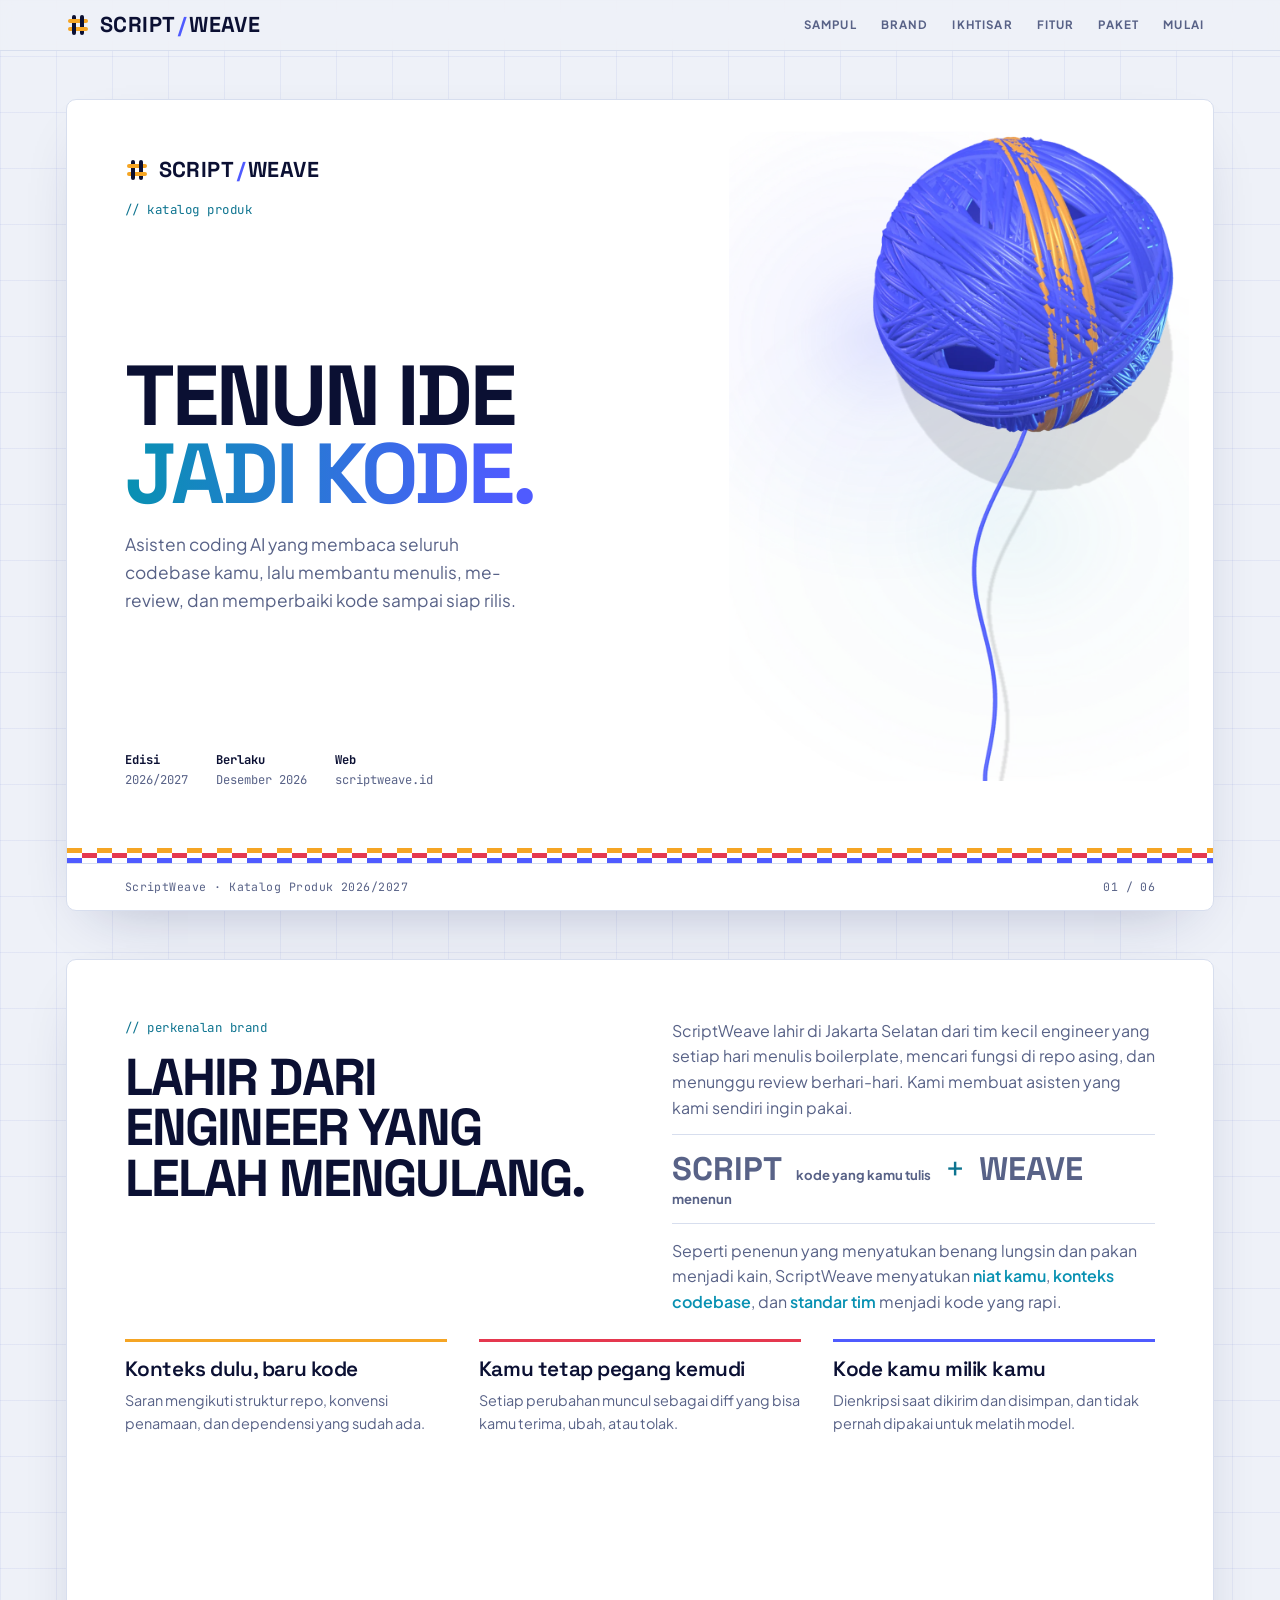
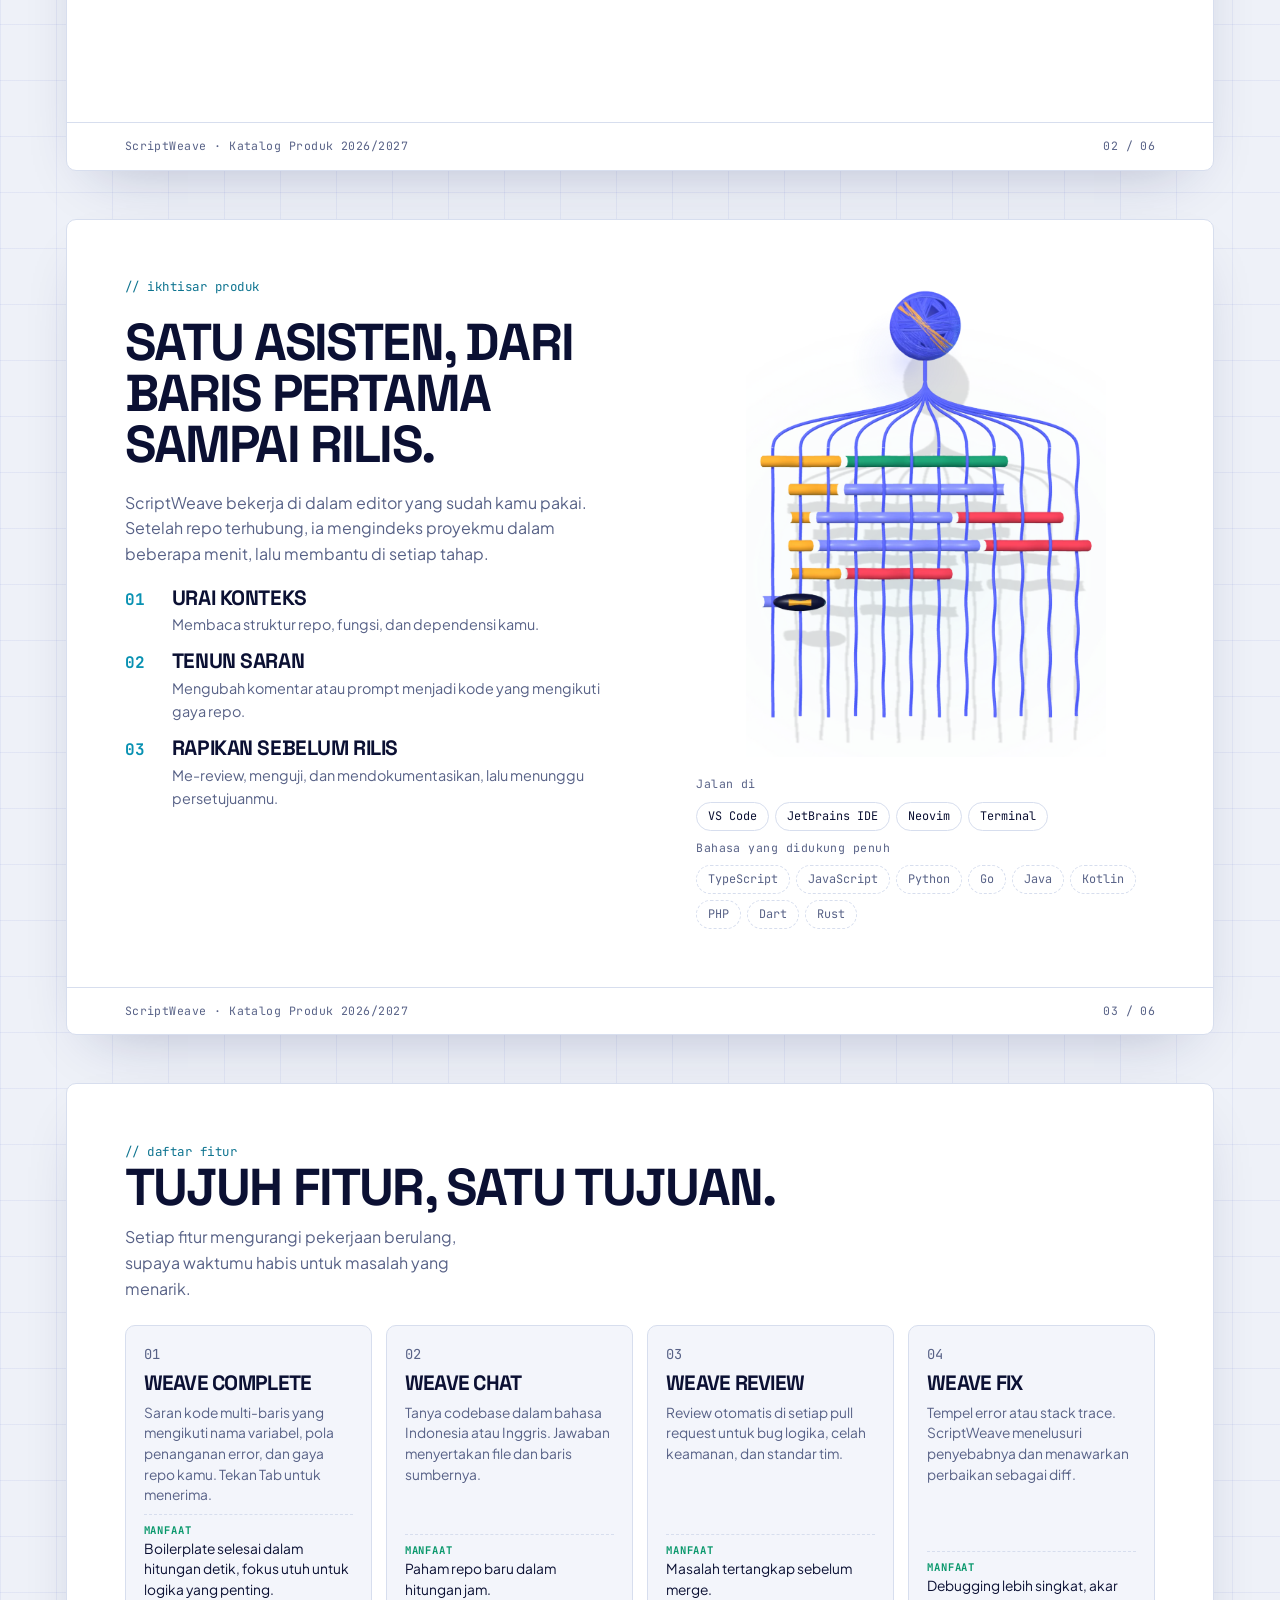
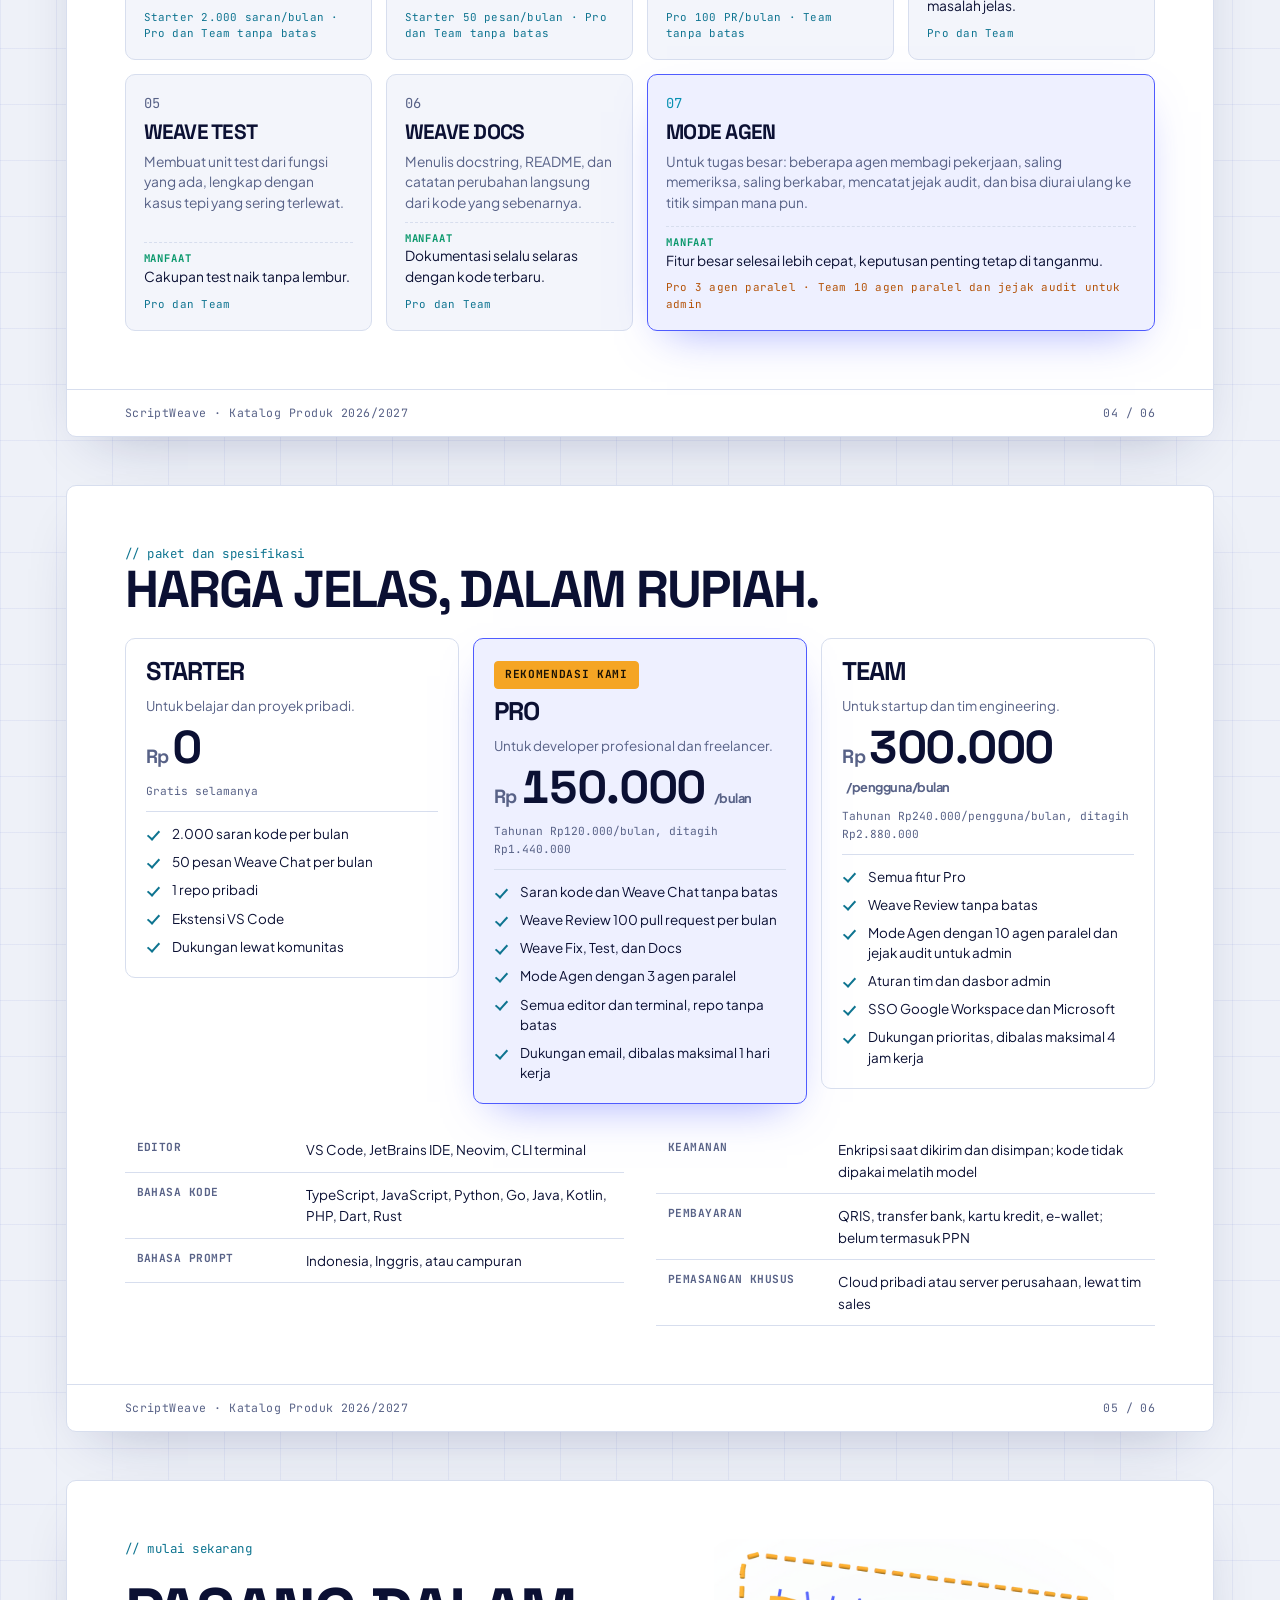
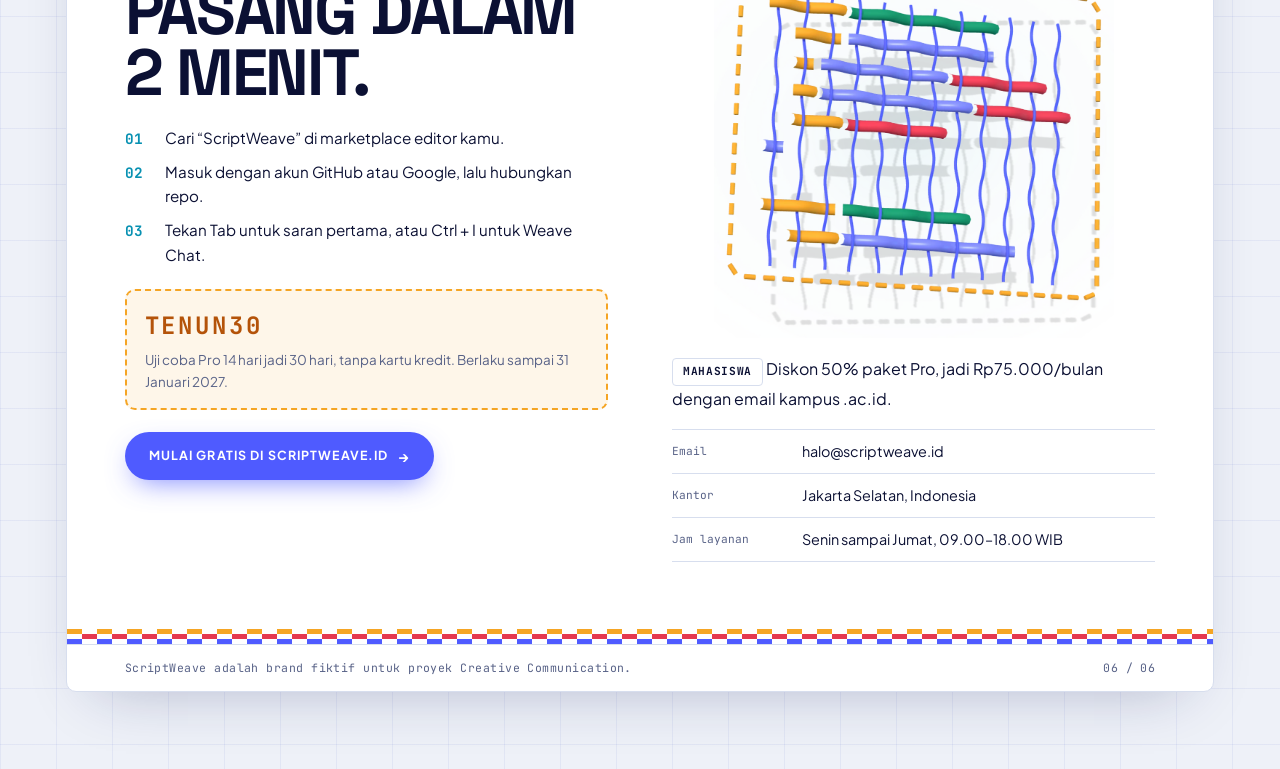
<file: scriptweave/katalog.html>
<!doctype html>
<html lang="id">
<head>
<meta charset="utf-8">
<meta name="viewport" content="width=device-width, initial-scale=1, viewport-fit=cover">
<title>Katalog ScriptWeave</title>
<meta name="description" content="Katalog produk ScriptWeave 2026/2027: asisten coding AI yang paham seluruh codebase kamu.">
<link rel="stylesheet" href="https://fonts.googleapis.com/css2?family=Space+Grotesk:wght@400..700&family=JetBrains+Mono:wght@400;500;700&family=Plus+Jakarta+Sans:ital,wght@0,400..700;1,400..700&display=swap">
<link rel="stylesheet" href="materi.css">
<style>
  /* catalogue pages: landscape A4 sheets on desktop, free height on phones */
  /* at least a landscape A4 tall; a page with more content grows instead of clipping */
  .page { min-height: calc(min(1148px, 100vw - 32px) * 210 / 297); }
  @media (max-width: 860px) { .page { min-height: 0; } }

  /* 1. cover */
  .cover .sheet-in { grid-template-columns: minmax(0, 1.1fr) minmax(0, .9fr); align-items: stretch; gap: 0 32px; }
  .cover-copy { display: flex; flex-direction: column; gap: 18px; min-width: 0; }
  .cover h1 { font-size: clamp(2.8rem, 1rem + 5.4vw, 6.2rem); line-height: .92; margin-top: auto; }
  .cover h1 span { display: block; background: linear-gradient(90deg, var(--cyan), var(--yarn) 70%); -webkit-background-clip: text; background-clip: text; color: transparent; }
  .cover-sub { max-width: 26rem; font-size: 1.08rem; color: var(--muted); }
  .cover-meta { display: flex; flex-wrap: wrap; gap: 8px 28px; margin-top: auto; font-family: var(--font-mono); font-size: .76rem; color: var(--muted); }
  .cover-meta strong { display: block; color: var(--ink); font-weight: 700; }
  .cover-art { position: relative; display: flex; align-items: flex-start; justify-content: center; min-width: 0; margin: clamp(-60px, -4.5vw, -24px) clamp(-60px, -4.5vw, -24px) clamp(-60px, -4.5vw, -24px) 0; overflow: hidden; }
  .cover-art img { width: min(100%, 460px); margin-top: 4%; }
  @media (max-width: 860px) {
    .cover .sheet-in { grid-template-columns: minmax(0, 1fr); }
    .cover-art { order: -1; margin: -24px -24px 0; max-height: 360px; }
    .cover-art img { width: min(62%, 300px); margin-top: 0; }
  }

  /* 2. brand introduction */
  .intro .sheet-in { grid-template-columns: minmax(0, 1fr) minmax(0, 1fr); gap: 24px clamp(28px, 5vw, 72px); align-content: start; }
  .intro h2 { font-size: clamp(2rem, 1rem + 2.8vw, 3.6rem); line-height: .98; color: var(--ink); }
  .intro-story { display: grid; gap: 14px; align-content: start; color: var(--muted); }
  .intro-story em { font-style: normal; font-weight: 600; color: var(--cyan); }
  .name-eq { display: flex; flex-wrap: wrap; align-items: baseline; gap: 6px 14px; padding: 18px 0; border-block: 1px solid var(--line); font-family: var(--font-display); font-weight: 700; font-size: clamp(1.4rem, 1rem + 1.3vw, 2.1rem); line-height: 1; text-transform: uppercase; }
  .name-eq small { font-family: var(--font-body); font-size: .82rem; text-transform: none; color: var(--muted); }
  .name-eq b { font-weight: 400; color: var(--accent-text); }
  .pillars { grid-column: 1 / -1; display: grid; grid-template-columns: repeat(3, minmax(0, 1fr)); gap: 20px 32px; align-self: end; }
  .pillars li { display: grid; gap: 8px; padding-top: 16px; border-top: 3px solid var(--thread); }
  .pillars strong { font-family: var(--font-display); font-size: 1.3rem; font-weight: 600; line-height: 1.1; letter-spacing: -.02em; }
  .pillars span { font-size: .9rem; color: var(--muted); }
  .t-gold { --thread: var(--turmeric); }
  .t-red { --thread: var(--madder); }
  .t-blue { --thread: var(--yarn); }
  @media (max-width: 860px) {
    .intro .sheet-in, .pillars { grid-template-columns: minmax(0, 1fr); }
  }

  /* 3. product overview */
  .overview .sheet-in { grid-template-columns: minmax(0, 1.05fr) minmax(0, .95fr); gap: 24px clamp(28px, 5vw, 72px); }
  .overview-copy { display: grid; gap: 20px; align-content: start; min-width: 0; }
  .overview h2 { font-size: clamp(2rem, 1rem + 2.8vw, 3.6rem); line-height: .98; }
  .flow { display: grid; gap: 14px; counter-reset: step; }
  .flow li { counter-increment: step; display: grid; grid-template-columns: 2.2rem minmax(0, 1fr); gap: 4px 12px; }
  .flow li::before { content: "0" counter(step); grid-row: span 2; font-family: var(--font-mono); font-size: 1rem; font-weight: 700; line-height: 1.6; color: var(--cyan); }
  .flow strong { font-family: var(--font-display); font-size: 1.3rem; font-weight: 700; line-height: 1.1; letter-spacing: -.02em; text-transform: uppercase; }
  .flow span { font-size: .9rem; color: var(--muted); }
  .overview-art { display: grid; gap: 18px; align-content: center; min-width: 0; }
  .overview-art img { width: 100%; max-width: 360px; justify-self: center; }
  .runs { display: grid; gap: 8px; }
  .runs p { font-family: var(--font-mono); font-size: .72rem; letter-spacing: .04em; color: var(--muted); }
  @media (max-width: 860px) { .overview .sheet-in { grid-template-columns: minmax(0, 1fr); } }

  /* 4. product entries */
  .entries-head { display: flex; flex-wrap: wrap; align-items: flex-end; justify-content: space-between; gap: 12px 32px; }
  .entries h2 { font-size: clamp(2rem, 1rem + 2.8vw, 3.6rem); line-height: .98; }
  .entry-grid { display: grid; grid-template-columns: repeat(4, minmax(0, 1fr)); gap: 14px; }
  .entry { display: grid; grid-template-rows: auto auto 1fr auto auto; gap: 8px; padding: 18px; border: 1px solid var(--line); border-radius: 10px; background: var(--paper-2); min-width: 0; }
  .entry-no { font-family: var(--font-mono); font-size: .72rem; color: var(--muted); font-variant-numeric: tabular-nums; }
  .entry h3 { font-size: 1.3rem; line-height: 1.05; }
  .entry p { font-size: .86rem; line-height: 1.5; }
  .entry .desc { color: var(--muted); }
  .entry .gain { padding-top: 8px; border-top: 1px dashed var(--line); }
  .entry .gain b { display: block; font-family: var(--font-mono); font-size: .66rem; letter-spacing: .08em; text-transform: uppercase; color: var(--ok); }
  .entry .where { font-family: var(--font-mono); font-size: .68rem; letter-spacing: .02em; color: var(--accent-text); }
  .entry.hero { grid-column: span 2; background: var(--deep); border-color: var(--yarn); box-shadow: 0 18px 44px -20px rgba(79, 91, 255, .55); }
  .entry.hero .entry-no { color: var(--cyan); }
  .entry.hero .gain { border-top-color: var(--line); }
  .entry.hero .gain b { color: var(--ok); }
  .entry.hero .where { color: #b45309; }
  @media (max-width: 1000px) { .entry-grid { grid-template-columns: repeat(2, minmax(0, 1fr)); } }
  @media (max-width: 560px) { .entry-grid { grid-template-columns: minmax(0, 1fr); } .entry.hero { grid-column: auto; } }

  /* 5. packages */
  .packages h2 { font-size: clamp(2rem, 1rem + 2.8vw, 3.6rem); line-height: .98; }
  .pkg-grid { display: grid; grid-template-columns: repeat(3, minmax(0, 1fr)); gap: 14px; align-items: start; }
  .pkg { display: grid; gap: 10px; padding: 20px; border: 1px solid var(--line); border-radius: 10px; min-width: 0; }
  .pkg.featured { border: 1.5px solid var(--yarn); background: var(--deep); box-shadow: 0 18px 44px -20px rgba(79, 91, 255, .55); }
  .pkg h3 { font-size: 1.6rem; line-height: 1; }
  .pkg .for { font-size: .84rem; color: var(--muted); }
  .price { display: flex; flex-wrap: wrap; align-items: baseline; gap: 4px; font-family: var(--font-display); font-weight: 700; letter-spacing: -.03em; font-variant-numeric: lining-nums tabular-nums; }
  .price .cur { font-size: 1.2rem; color: var(--muted); }
  .price .amt { font-size: clamp(2.2rem, 1.6rem + 1.6vw, 3rem); line-height: .95; }
  .price .per { font-family: var(--font-body); font-size: .8rem; color: var(--muted); margin-left: 4px; }
  .pkg .yearly { font-family: var(--font-mono); font-size: .7rem; color: var(--muted); }
  .pkg .ticks { padding-top: 12px; border-top: 1px solid var(--line); }
  .pkg .ticks li { font-size: .84rem; }
  .specs { display: grid; grid-template-columns: minmax(0, 1fr) minmax(0, 1fr); gap: 0 32px; }
  .specs table { font-size: .84rem; }
  .specs th { width: 34%; font-family: var(--font-mono); font-size: .7rem; letter-spacing: .04em; text-transform: uppercase; color: var(--muted); font-weight: 700; }
  @media (max-width: 860px) { .pkg-grid, .specs { grid-template-columns: minmax(0, 1fr); } }

  /* 6. CTA */
  .cta .sheet-in { grid-template-columns: minmax(0, 1fr) minmax(0, 1fr); gap: 24px clamp(28px, 5vw, 72px); }
  .cta-copy { display: grid; gap: 22px; align-content: start; min-width: 0; }
  .cta h2 { font-size: clamp(2.4rem, 1.2rem + 3.6vw, 4.6rem); line-height: .94; }
  .start { display: grid; gap: 10px; counter-reset: s; }
  .start li { counter-increment: s; display: flex; gap: 12px; align-items: baseline; font-size: .95rem; }
  .start li::before { content: "0" counter(s); font-family: var(--font-mono); font-size: .9rem; font-weight: 700; color: var(--cyan); min-width: 1.8rem; }
  .coupon { display: grid; gap: 4px; padding: 16px 18px; border: 2px dashed var(--turmeric); border-radius: 10px; background: color-mix(in srgb, var(--turmeric) 10%, var(--paper)); }
  .coupon code { font-size: 1.5rem; font-weight: 700; letter-spacing: .12em; color: #b45309; }
  .coupon span { font-size: .84rem; color: var(--muted); }
  .cta-side { display: grid; gap: 18px; align-content: start; min-width: 0; }
  .cta-side img { width: 100%; max-width: 400px; justify-self: center; }
  .contact { display: grid; border-top: 1px solid var(--line); }
  .contact div { display: grid; grid-template-columns: 7.5rem minmax(0, 1fr); gap: 10px; padding: 10px 0; border-bottom: 1px solid var(--line); font-size: .9rem; }
  .contact dt { font-family: var(--font-mono); font-size: .7rem; color: var(--muted); padding-top: 3px; }
  .contact dd { overflow-wrap: anywhere; }
  @media (max-width: 860px) { .cta .sheet-in { grid-template-columns: minmax(0, 1fr); } }
</style>
</head>
<body>

<header class="bar">
  <div class="bar-in">
    <a class="wordmark" href="#sampul" aria-label="ScriptWeave, ke sampul katalog">
      <svg class="mark" viewBox="0 0 24 24" aria-hidden="true"><rect class="m-weft" x="2" y="6" width="20" height="4" rx="2"/><rect class="m-weft" x="2" y="14" width="20" height="4" rx="2"/><rect class="m-warp" x="6" y="2" width="4" height="20" rx="2"/><rect class="m-warp" x="14" y="2" width="4" height="20" rx="2"/><rect class="m-weft" x="5" y="6" width="6" height="4"/><rect class="m-weft" x="13" y="14" width="6" height="4"/></svg>
      <span>Script<i>/</i>Weave</span>
    </a>
    <nav aria-label="Halaman katalog">
      <a href="#sampul">Sampul</a>
      <a href="#brand">Brand</a>
      <a href="#ikhtisar">Ikhtisar</a>
      <a href="#fitur">Fitur</a>
      <a href="#paket">Paket</a>
      <a href="#mulai">Mulai</a>
    </nav>
  </div>
</header>

<main class="desk">

  <!-- 1. Catalogue Cover -->
  <section class="sheet page cover" id="sampul" aria-label="Sampul katalog">
    <div class="sheet-in">
      <div class="cover-copy">
        <a class="wordmark" href="#sampul" tabindex="-1" aria-hidden="true">
          <svg class="mark" viewBox="0 0 24 24"><rect class="m-weft" x="2" y="6" width="20" height="4" rx="2"/><rect class="m-weft" x="2" y="14" width="20" height="4" rx="2"/><rect class="m-warp" x="6" y="2" width="4" height="20" rx="2"/><rect class="m-warp" x="14" y="2" width="4" height="20" rx="2"/><rect class="m-weft" x="5" y="6" width="6" height="4"/><rect class="m-weft" x="13" y="14" width="6" height="4"/></svg>
          <span>Script<i>/</i>Weave</span>
        </a>
        <p class="eyebrow">// katalog produk</p>
        <h1>Tenun ide <span>jadi kode.</span></h1>
        <p class="cover-sub">Asisten coding AI yang membaca seluruh codebase kamu, lalu membantu menulis, me-review, dan memperbaiki kode sampai siap rilis.</p>
        <div class="cover-meta">
          <p><strong>Edisi</strong>2026/2027</p>
          <p><strong>Berlaku</strong>Desember 2026</p>
          <p><strong>Web</strong>scriptweave.id</p>
        </div>
      </div>
      <figure class="cover-art">
        <img src="assets/ball.webp" alt="Gulungan benang indigo dengan pita benang kuning, seutas benang menjuntai ke bawah" width="1100" height="1579">
      </figure>
    </div>
    <div class="seam" aria-hidden="true"></div>
    <div class="sheet-foot"><span>ScriptWeave · Katalog Produk 2026/2027</span><span>01 / 06</span></div>
  </section>

  <!-- 2. Brand Introduction -->
  <section class="sheet page intro" id="brand" aria-labelledby="brand-h">
    <div class="sheet-in">
      <div class="intro-story">
        <p class="eyebrow">// perkenalan brand</p>
        <h2 id="brand-h">Lahir dari engineer yang lelah mengulang.</h2>
      </div>
      <div class="intro-story">
        <p>ScriptWeave lahir di Jakarta Selatan dari tim kecil engineer yang setiap hari menulis boilerplate, mencari fungsi di repo asing, dan menunggu review berhari-hari. Kami membuat asisten yang kami sendiri ingin pakai.</p>
        <p class="name-eq"><span>Script</span><small>kode yang kamu tulis</small><b>+</b><span>Weave</span><small>menenun</small></p>
        <p>Seperti penenun yang menyatukan benang lungsin dan pakan menjadi kain, ScriptWeave menyatukan <em>niat kamu</em>, <em>konteks codebase</em>, dan <em>standar tim</em> menjadi kode yang rapi.</p>
      </div>
      <ul class="pillars">
        <li class="t-gold"><strong>Konteks dulu, baru kode</strong><span>Saran mengikuti struktur repo, konvensi penamaan, dan dependensi yang sudah ada.</span></li>
        <li class="t-red"><strong>Kamu tetap pegang kemudi</strong><span>Setiap perubahan muncul sebagai diff yang bisa kamu terima, ubah, atau tolak.</span></li>
        <li class="t-blue"><strong>Kode kamu milik kamu</strong><span>Dienkripsi saat dikirim dan disimpan, dan tidak pernah dipakai untuk melatih model.</span></li>
      </ul>
    </div>
    <div class="sheet-foot"><span>ScriptWeave · Katalog Produk 2026/2027</span><span>02 / 06</span></div>
  </section>

  <!-- 3. Product Overview -->
  <section class="sheet page overview" id="ikhtisar" aria-labelledby="ikhtisar-h">
    <div class="sheet-in">
      <div class="overview-copy">
        <p class="eyebrow">// ikhtisar produk</p>
        <h2 id="ikhtisar-h">Satu asisten, dari baris pertama sampai rilis.</h2>
        <p class="muted">ScriptWeave bekerja di dalam editor yang sudah kamu pakai. Setelah repo terhubung, ia mengindeks proyekmu dalam beberapa menit, lalu membantu di setiap tahap.</p>
        <ol class="flow">
          <li><strong>Urai konteks</strong><span>Membaca struktur repo, fungsi, dan dependensi kamu.</span></li>
          <li><strong>Tenun saran</strong><span>Mengubah komentar atau prompt menjadi kode yang mengikuti gaya repo.</span></li>
          <li><strong>Rapikan sebelum rilis</strong><span>Me-review, menguji, dan mendokumentasikan, lalu menunggu persetujuanmu.</span></li>
        </ol>
      </div>
      <div class="overview-art">
        <img src="assets/weaving.webp" alt="Benang indigo terurai menjadi lungsin dan ditenun baris demi baris dengan benang berwarna seperti baris kode" width="1000" height="1333">
        <div class="runs">
          <p>Jalan di</p>
          <ul class="chips"><li>VS Code</li><li>JetBrains IDE</li><li>Neovim</li><li>Terminal</li></ul>
          <p>Bahasa yang didukung penuh</p>
          <ul class="chips soft"><li>TypeScript</li><li>JavaScript</li><li>Python</li><li>Go</li><li>Java</li><li>Kotlin</li><li>PHP</li><li>Dart</li><li>Rust</li></ul>
        </div>
      </div>
    </div>
    <div class="sheet-foot"><span>ScriptWeave · Katalog Produk 2026/2027</span><span>03 / 06</span></div>
  </section>

  <!-- 4. Product Entries -->
  <section class="sheet page entries" id="fitur" aria-labelledby="fitur-h">
    <div class="sheet-in">
      <div class="entries-head">
        <div>
          <p class="eyebrow">// daftar fitur</p>
          <h2 id="fitur-h">Tujuh fitur, satu tujuan.</h2>
        </div>
        <p class="muted" style="max-width:24rem">Setiap fitur mengurangi pekerjaan berulang, supaya waktumu habis untuk masalah yang menarik.</p>
      </div>
      <div class="entry-grid">
        <article class="entry">
          <p class="entry-no">01</p>
          <h3>Weave Complete</h3>
          <p class="desc">Saran kode multi-baris yang mengikuti nama variabel, pola penanganan error, dan gaya repo kamu. Tekan Tab untuk menerima.</p>
          <p class="gain"><b>Manfaat</b>Boilerplate selesai dalam hitungan detik, fokus utuh untuk logika yang penting.</p>
          <p class="where">Starter 2.000 saran/bulan · Pro dan Team tanpa batas</p>
        </article>
        <article class="entry">
          <p class="entry-no">02</p>
          <h3>Weave Chat</h3>
          <p class="desc">Tanya codebase dalam bahasa Indonesia atau Inggris. Jawaban menyertakan file dan baris sumbernya.</p>
          <p class="gain"><b>Manfaat</b>Paham repo baru dalam hitungan jam.</p>
          <p class="where">Starter 50 pesan/bulan · Pro dan Team tanpa batas</p>
        </article>
        <article class="entry">
          <p class="entry-no">03</p>
          <h3>Weave Review</h3>
          <p class="desc">Review otomatis di setiap pull request untuk bug logika, celah keamanan, dan standar tim.</p>
          <p class="gain"><b>Manfaat</b>Masalah tertangkap sebelum merge.</p>
          <p class="where">Pro 100 PR/bulan · Team tanpa batas</p>
        </article>
        <article class="entry">
          <p class="entry-no">04</p>
          <h3>Weave Fix</h3>
          <p class="desc">Tempel error atau stack trace. ScriptWeave menelusuri penyebabnya dan menawarkan perbaikan sebagai diff.</p>
          <p class="gain"><b>Manfaat</b>Debugging lebih singkat, akar masalah jelas.</p>
          <p class="where">Pro dan Team</p>
        </article>
        <article class="entry">
          <p class="entry-no">05</p>
          <h3>Weave Test</h3>
          <p class="desc">Membuat unit test dari fungsi yang ada, lengkap dengan kasus tepi yang sering terlewat.</p>
          <p class="gain"><b>Manfaat</b>Cakupan test naik tanpa lembur.</p>
          <p class="where">Pro dan Team</p>
        </article>
        <article class="entry">
          <p class="entry-no">06</p>
          <h3>Weave Docs</h3>
          <p class="desc">Menulis docstring, README, dan catatan perubahan langsung dari kode yang sebenarnya.</p>
          <p class="gain"><b>Manfaat</b>Dokumentasi selalu selaras dengan kode terbaru.</p>
          <p class="where">Pro dan Team</p>
        </article>
        <article class="entry hero">
          <p class="entry-no">07</p>
          <h3>Mode Agen</h3>
          <p class="desc">Untuk tugas besar: beberapa agen membagi pekerjaan, saling memeriksa, saling berkabar, mencatat jejak audit, dan bisa diurai ulang ke titik simpan mana pun.</p>
          <p class="gain"><b>Manfaat</b>Fitur besar selesai lebih cepat, keputusan penting tetap di tanganmu.</p>
          <p class="where">Pro 3 agen paralel · Team 10 agen paralel dan jejak audit untuk admin</p>
        </article>
      </div>
    </div>
    <div class="sheet-foot"><span>ScriptWeave · Katalog Produk 2026/2027</span><span>04 / 06</span></div>
  </section>

  <!-- 5. Product Specifications / Packages -->
  <section class="sheet page packages" id="paket" aria-labelledby="paket-h">
    <div class="sheet-in">
      <div>
        <p class="eyebrow">// paket dan spesifikasi</p>
        <h2 id="paket-h">Harga jelas, dalam rupiah.</h2>
      </div>
      <div class="pkg-grid">
        <article class="pkg">
          <h3>Starter</h3>
          <p class="for">Untuk belajar dan proyek pribadi.</p>
          <p class="price"><span class="cur">Rp</span><span class="amt">0</span></p>
          <p class="yearly">Gratis selamanya</p>
          <ul class="ticks">
            <li>2.000 saran kode per bulan</li>
            <li>50 pesan Weave Chat per bulan</li>
            <li>1 repo pribadi</li>
            <li>Ekstensi VS Code</li>
            <li>Dukungan lewat komunitas</li>
          </ul>
        </article>
        <article class="pkg featured">
          <p><span class="tag gold">Rekomendasi kami</span></p>
          <h3>Pro</h3>
          <p class="for">Untuk developer profesional dan freelancer.</p>
          <p class="price"><span class="cur">Rp</span><span class="amt">150.000</span><span class="per">/bulan</span></p>
          <p class="yearly">Tahunan Rp120.000/bulan, ditagih Rp1.440.000</p>
          <ul class="ticks">
            <li>Saran kode dan Weave Chat tanpa batas</li>
            <li>Weave Review 100 pull request per bulan</li>
            <li>Weave Fix, Test, dan Docs</li>
            <li>Mode Agen dengan 3 agen paralel</li>
            <li>Semua editor dan terminal, repo tanpa batas</li>
            <li>Dukungan email, dibalas maksimal 1 hari kerja</li>
          </ul>
        </article>
        <article class="pkg">
          <h3>Team</h3>
          <p class="for">Untuk startup dan tim engineering.</p>
          <p class="price"><span class="cur">Rp</span><span class="amt">300.000</span><span class="per">/pengguna/bulan</span></p>
          <p class="yearly">Tahunan Rp240.000/pengguna/bulan, ditagih Rp2.880.000</p>
          <ul class="ticks">
            <li>Semua fitur Pro</li>
            <li>Weave Review tanpa batas</li>
            <li>Mode Agen dengan 10 agen paralel dan jejak audit untuk admin</li>
            <li>Aturan tim dan dasbor admin</li>
            <li>SSO Google Workspace dan Microsoft</li>
            <li>Dukungan prioritas, dibalas maksimal 4 jam kerja</li>
          </ul>
        </article>
      </div>
      <div class="specs">
        <div class="table-wrap">
          <table>
            <tbody>
              <tr><th scope="row">Editor</th><td>VS Code, JetBrains IDE, Neovim, CLI terminal</td></tr>
              <tr><th scope="row">Bahasa kode</th><td>TypeScript, JavaScript, Python, Go, Java, Kotlin, PHP, Dart, Rust</td></tr>
              <tr><th scope="row">Bahasa prompt</th><td>Indonesia, Inggris, atau campuran</td></tr>
            </tbody>
          </table>
        </div>
        <div class="table-wrap">
          <table>
            <tbody>
              <tr><th scope="row">Keamanan</th><td>Enkripsi saat dikirim dan disimpan; kode tidak dipakai melatih model</td></tr>
              <tr><th scope="row">Pembayaran</th><td>QRIS, transfer bank, kartu kredit, e-wallet; belum termasuk PPN</td></tr>
              <tr><th scope="row">Pemasangan khusus</th><td>Cloud pribadi atau server perusahaan, lewat tim sales</td></tr>
            </tbody>
          </table>
        </div>
      </div>
    </div>
    <div class="sheet-foot"><span>ScriptWeave · Katalog Produk 2026/2027</span><span>05 / 06</span></div>
  </section>

  <!-- 6. CTA -->
  <section class="sheet page cta" id="mulai" aria-labelledby="mulai-h">
    <div class="sheet-in">
      <div class="cta-copy">
        <p class="eyebrow">// mulai sekarang</p>
        <h2 id="mulai-h">Pasang dalam 2 menit.</h2>
        <ol class="start">
          <li>Cari “ScriptWeave” di marketplace editor kamu.</li>
          <li>Masuk dengan akun GitHub atau Google, lalu hubungkan repo.</li>
          <li>Tekan Tab untuk saran pertama, atau Ctrl + I untuk Weave Chat.</li>
        </ol>
        <div class="coupon">
          <code>TENUN30</code>
          <span>Uji coba Pro 14 hari jadi 30 hari, tanpa kartu kredit. Berlaku sampai 31 Januari 2027.</span>
        </div>
        <p><a class="btn" href="index.html#kontak">Mulai gratis di scriptweave.id</a></p>
      </div>
      <div class="cta-side">
        <img src="assets/cloth.webp" alt="Kain tenun berisi baris kode berwarna dengan jahitan pinggir kuning" width="1100" height="1097">
        <p><span class="tag line">Mahasiswa</span> Diskon 50% paket Pro, jadi Rp75.000/bulan dengan email kampus .ac.id.</p>
        <dl class="contact">
          <div><dt>Email</dt><dd>halo@scriptweave.id</dd></div>
          <div><dt>Kantor</dt><dd>Jakarta Selatan, Indonesia</dd></div>
          <div><dt>Jam layanan</dt><dd>Senin sampai Jumat, 09.00–18.00 WIB</dd></div>
        </dl>
      </div>
    </div>
    <div class="seam" aria-hidden="true"></div>
    <div class="sheet-foot"><span>ScriptWeave adalah brand fiktif untuk proyek Creative Communication.</span><span>06 / 06</span></div>
  </section>

</main>
</body>
</html>
</file>
<file: scriptweave/styles.css>
/* ScriptWeave
   Loom layout: the page opens on a pinned stage where one thread changes form as
   you scroll (yarn ball, warp, woven code, hemmed cloth). Below it, a left-aligned
   editorial column; woven bands mark the seams between major parts.
   Look: a bright lab bench. Cool white with a faint coordinate grid, glossy 3D
   thread with soft shadows, and signal colours taken from code: electric indigo
   (the thread, primary actions), cyan (labels, focus), amber (accents).
   Code editors stay dark, as they are on a developer's screen.
   Light by default; a toggle in the header switches to the dark night-screen
   palette (data-sw-theme="dark"), remembered per visitor. */

:root {
  color-scheme: light;

  /* colour */
  --bg: #f4f6fb;            /* cool white */
  --bg-raised: #ffffff;
  --surface: #e8ecf7;
  --line: #d7deee;
  --grid: rgba(60, 80, 200, .065);
  --fg: #0b1033;
  --muted: #586287;
  --turmeric: #f5a524;      /* amber signal */
  --turmeric-ink: #1a1205;
  --accent-text: #0e7490;   /* cyan text, readable on white */
  --cyan: #0891b2;
  --cyan-ink: #ffffff;
  --madder: #e5384f;
  --ok: #059669;
  --yarn: #4f5bff;          /* the thread that runs through the stage */
  --yarn-hi: #9aa3ff;
  --yarn-lo: #1e2499;
  --shadow: 0 24px 60px -28px rgba(20, 30, 90, .28);
  --glow: 0 0 0 1px rgba(79, 91, 255, .35), 0 18px 48px -18px rgba(79, 91, 255, .45);

  /* the editor mock-ups stay dark, like a real editor */
  --ed-bg: #0b1124;
  --ed-bar: #0f1730;
  --ed-line: #24315a;
  --ed-fg: #dfe4ff;
  --ed-muted: #7f8ac0;
  --ed-kw: #ff8fa3;
  --ed-str: #ffc66b;
  --ed-fn: #9db3ff;
  --ed-type: #6ff2c1;
  --ed-add: #6ff2c1;
  --ed-del: #ff8fa3;

  /* type */
  --font-display: "Space Grotesk", "Segoe UI", system-ui, sans-serif;
  --font-body: "Plus Jakarta Sans", "Segoe UI", system-ui, -apple-system, sans-serif;
  --font-mono: "JetBrains Mono", ui-monospace, "SF Mono", Menlo, Consolas, monospace;

  --fs-xs: .8125rem;
  --fs-sm: .9375rem;
  --fs-md: 1.0625rem;
  --fs-lg: 1.1875rem;
  --fs-h3: clamp(1.3rem, 1.1rem + .8vw, 1.75rem);
  --fs-h2: clamp(2rem, 1.2rem + 3vw, 3.75rem);
  --fs-h1: clamp(3rem, min(10.5vw, 19vh), 11rem);

  /* shape */
  --r-sm: 8px;
  --r-lg: 16px;
  --header-h: 64px;
}

/* dark mode, chosen with the header toggle */
:root[data-sw-theme="dark"] {
  color-scheme: dark;
  --bg: #060912;
  --bg-raised: #0a0f1e;
  --surface: #121a35;
  --line: #1f2a4d;
  --grid: rgba(120, 140, 255, .055);
  --fg: #e8ecff;
  --muted: #8d98c4;
  --turmeric: #ffb547;
  --accent-text: #6fe7ff;
  --cyan: #3de0ff;
  --madder: #ff5c7a;
  --ok: #3df5a8;
  --yarn: #6c7bff;
  --yarn-hi: #b9c2ff;
  --yarn-lo: #222a8a;
  --shadow: 0 30px 80px -30px rgba(0, 0, 0, .85);
  --glow: 0 0 0 1px rgba(61, 224, 255, .35), 0 0 42px -8px rgba(61, 224, 255, .45);
}

/* ---------- base ---------- */

*, *::before, *::after { box-sizing: border-box; }

html { scroll-behavior: smooth; -webkit-text-size-adjust: 100%; }

body {
  margin: 0;
  background: var(--bg);
  color: var(--fg);
  font-family: var(--font-body);
  font-size: var(--fs-md);
  line-height: 1.65;
  -webkit-font-smoothing: antialiased;
}

/* paints the phone status-bar band so nothing scrolls into view above the sticky header */
body::before {
  content: "";
  position: fixed;
  inset: 0 0 auto;
  height: env(safe-area-inset-top, 0px);
  z-index: 30;
  background: var(--bg);
}

h1, h2, h3, p, ul, ol, dl, dd, figure { margin: 0; }
ul, ol { padding: 0; list-style: none; }
a { color: inherit; text-decoration: none; }
img, canvas { max-width: 100%; }
button, input, select, textarea { font: inherit; color: inherit; }
[hidden] { display: none !important; }

h1, h2, h3 { font-family: var(--font-display); font-weight: 700; letter-spacing: -.035em; text-wrap: balance; }

:focus-visible {
  outline: 2px solid var(--accent-text);
  outline-offset: 3px;
  border-radius: 4px;
}

.wrap {
  width: 100%;
  max-width: 1280px;
  margin-inline: auto;
  padding-left: max(20px, env(safe-area-inset-left, 0px));
  padding-right: max(20px, env(safe-area-inset-right, 0px));
}
@media (min-width: 900px) {
  .wrap {
    padding-left: max(40px, env(safe-area-inset-left, 0px));
    padding-right: max(40px, env(safe-area-inset-right, 0px));
  }
}

.skip {
  position: absolute;
  left: 16px;
  top: -80px;
  z-index: 50;
  padding: 10px 14px;
  border-radius: var(--r-sm);
  background: var(--fg);
  color: var(--bg);
  font-weight: 700;
}
.skip:focus { top: calc(env(safe-area-inset-top, 0px) + 12px); }

.eyebrow {
  font-family: var(--font-mono);
  font-size: var(--fs-xs);
  letter-spacing: .04em;
  color: var(--accent-text);
}

.link {
  color: var(--accent-text);
  text-decoration: underline;
  text-underline-offset: 3px;
}

kbd {
  display: inline-block;
  min-width: 1.9em;
  padding: 1px 7px;
  border: 1px solid var(--line);
  border-bottom-width: 2px;
  border-radius: 6px;
  background: var(--bg-raised);
  font-family: var(--font-mono);
  font-size: .8em;
  text-align: center;
  color: var(--fg);
}

code { font-family: var(--font-mono); font-size: .88em; }

/* running-stitch underline */
.stitch {
  background: repeating-linear-gradient(90deg, var(--turmeric) 0 .3em, transparent .3em .44em) left bottom / 100% .07em no-repeat;
  padding-bottom: .02em;
}

/* ---------- buttons ---------- */

.btn {
  display: inline-flex;
  align-items: center;
  justify-content: center;
  gap: 10px;
  min-height: 48px;
  padding: 0 24px;
  border: 1.5px solid transparent;
  border-radius: 999px;
  font-size: .78rem;
  font-weight: 700;
  letter-spacing: .09em;
  line-height: 1.2;
  text-transform: uppercase;
  cursor: pointer;
  transition: transform .15s ease, box-shadow .15s ease, background-color .15s ease, border-color .15s ease, color .15s ease;
}
.btn:hover { transform: translateY(-1px); }
.btn:active { transform: translateY(0); }

.btn-primary { background: var(--fg); color: var(--bg); }
.btn-primary:hover { background: var(--turmeric); color: var(--turmeric-ink); }

.btn-ghost { border-color: var(--fg); color: var(--fg); background: transparent; }
.btn-ghost:hover { background: var(--fg); color: var(--bg); }

.btn-arrow::after { content: "\2192"; font-size: 1.15em; line-height: 1; transition: transform .15s ease; }
.btn-arrow:hover::after { transform: translateX(3px); }

.btn-sm { min-height: 40px; padding: 0 18px; font-size: .72rem; }
.btn-block { width: 100%; }

.icon-btn {
  display: inline-grid;
  place-items: center;
  width: 40px;
  height: 40px;
  border: 1.5px solid var(--line);
  border-radius: 50%;
  background: transparent;
  cursor: pointer;
}
.icon-btn:hover { border-color: var(--fg); }
.icon-btn svg {
  width: 19px;
  height: 19px;
  fill: none;
  stroke: currentColor;
  stroke-width: 1.8;
  stroke-linecap: round;
  stroke-linejoin: round;
}


/* ---------- header ---------- */

.site-header {
  position: sticky;
  top: env(safe-area-inset-top, 0px);
  z-index: 20;
  background: color-mix(in srgb, var(--bg) 86%, transparent);
  -webkit-backdrop-filter: blur(14px);
  backdrop-filter: blur(14px);
  border-bottom: 1px solid transparent;
  transition: border-color .2s ease;
}
.site-header.is-scrolled { border-bottom-color: var(--line); }

.header-row {
  display: flex;
  align-items: center;
  justify-content: space-between;
  gap: 20px;
  min-height: var(--header-h);
}

.brand { display: inline-flex; align-items: center; gap: 10px; }
.wordmark {
  font-family: var(--font-display);
  font-size: 1.45rem;
  line-height: 1;
  letter-spacing: .05em;
  text-transform: uppercase;
}
.wordmark i { margin-inline: .14em; font-style: normal; color: var(--accent-text); }
.mark { width: 26px; height: 26px; flex: none; }
.m-weft { fill: var(--turmeric); }
.m-warp { fill: var(--fg); }

.site-nav { display: flex; gap: 2px; }
.site-nav a {
  padding: 8px 12px;
  font-size: .72rem;
  font-weight: 700;
  letter-spacing: .12em;
  text-transform: uppercase;
  color: var(--muted);
  transition: color .15s ease;
}
.site-nav a:hover, .site-nav a[aria-current="true"] { color: var(--fg); }
.site-nav a[aria-current="true"] {
  background: repeating-linear-gradient(90deg, var(--turmeric) 0 6px, transparent 6px 9px) 12px calc(100% - 2px) / calc(100% - 24px) 2px no-repeat;
}

.header-actions { display: flex; align-items: center; gap: 10px; }
.nav-toggle { display: none; }

@media (max-width: 960px) {
  .nav-toggle { display: inline-grid; }
  .site-nav {
    position: absolute;
    left: 0;
    right: 0;
    top: 100%;
    display: none;
    flex-direction: column;
    gap: 0;
    padding: 8px max(20px, env(safe-area-inset-right, 0px)) 16px max(20px, env(safe-area-inset-left, 0px));
    background: var(--bg);
    border-bottom: 1px solid var(--line);
  }
  .site-nav.is-open { display: flex; }
  .site-nav a { padding: 16px 4px; font-size: .8rem; border-bottom: 1px solid var(--line); }
  .site-nav a:last-child { border-bottom: 0; }
  .site-nav a[aria-current="true"] { background: none; color: var(--accent-text); }
}
@media (max-width: 480px) {
  .header-cta { display: none; }
}

/* ---------- story stage ---------- */

/* Default is a plain stacked layout (no JS, reduced motion, very short screens).
   script.js adds .is-live to pin the stage and drive it from scroll. */

.story { position: relative; }
.stage { position: relative; }

.story-hero { padding-block: clamp(32px, 6vw, 72px) clamp(24px, 4vw, 48px); }
.hero-wrap { display: flex; flex-direction: column; gap: clamp(16px, 2.4vh, 28px); }

h1 {
  font-size: var(--fs-h1);
  line-height: .86;
  letter-spacing: -.012em;
  text-transform: uppercase;
}
.h1-line { display: block; width: -moz-fit-content; width: fit-content; white-space: nowrap; }

.hero-foot { display: grid; gap: 20px; max-width: 30rem; }
.lede { font-size: var(--fs-lg); line-height: 1.5; color: var(--muted); }
.cta-row { display: flex; flex-wrap: wrap; gap: 12px; }

.loom-canvas, .tags, .scroll-hint { display: none; }
.loom-canvas.is-static {
  display: block;
  width: 100%;
  height: min(70vw, 460px);
}

.chapters {
  display: grid;
  grid-template-columns: repeat(3, minmax(0, 1fr));
  gap: clamp(24px, 4vw, 56px);
  padding-block: clamp(24px, 4vw, 56px) clamp(48px, 7vw, 96px);
  padding-left: max(20px, env(safe-area-inset-left, 0px));
  padding-right: max(20px, env(safe-area-inset-right, 0px));
  max-width: 1280px;
  margin-inline: auto;
}
.chapter { display: grid; gap: 14px; align-content: start; justify-items: start; min-width: 0; }
.ch-num { font-family: var(--font-display); font-size: 1.75rem; line-height: 1; }
.chapter h2 {
  font-size: clamp(2.3rem, 1.2rem + 4.6vw, 5.25rem);
  line-height: .9;
  letter-spacing: -.012em;
  text-transform: uppercase;
}
.chapter > p:not(.ch-num) { max-width: 27em; font-size: var(--fs-sm); color: var(--muted); }

@media (max-width: 820px) {
  .chapters { grid-template-columns: minmax(0, 1fr); }
}

/* live: pinned, scroll-driven */
.story.is-live { height: 520vh; height: 520svh; }
.is-live .stage {
  position: sticky;
  top: calc(var(--header-h) + env(safe-area-inset-top, 0px));
  height: calc(100vh - var(--header-h));
  height: calc(100svh - var(--header-h) - env(safe-area-inset-top, 0px));
  overflow: hidden;
}
.is-live .story-hero {
  position: absolute;
  inset: 0;
  z-index: 1;
  padding-block: clamp(14px, 3vh, 36px) clamp(20px, 4.5vh, 44px);
  will-change: transform, opacity;
}
.is-live .hero-wrap { height: 100%; }
.is-live .hero-foot { margin-top: auto; }

.is-live .loom-canvas {
  display: block;
  position: absolute;
  inset: 0;
  z-index: 2;
  width: 100%;
  height: 100%;
  max-width: none;
  pointer-events: none;
}

.is-live .tags { display: block; position: absolute; inset: 0; z-index: 3; pointer-events: none; }
.tag {
  position: absolute;
  left: 0;
  top: 0;
  padding: 5px 10px;
  border: 1px solid var(--line);
  border-radius: 4px;
  background: var(--bg-raised);
  color: var(--fg);
  box-shadow: 0 8px 20px -12px rgba(20, 26, 69, .5);
  font-family: var(--font-mono);
  font-size: .68rem;
  font-weight: 700;
  letter-spacing: .06em;
  text-transform: uppercase;
  white-space: nowrap;
  opacity: 0;
  will-change: transform, opacity;
}
.tag-ink { background: var(--fg); color: var(--bg); border-color: var(--fg); }
.tag-ok { background: var(--turmeric); color: var(--turmeric-ink); border-color: var(--turmeric); }

.is-live .chapters {
  position: absolute;
  inset: 0;
  z-index: 4;
  display: block;
  max-width: 1280px;
  padding-block: 0;
  pointer-events: none;
}
.is-live .chapter {
  --base: -50%;
  --dy: 0px;
  position: absolute;
  top: 50%;
  left: max(40px, env(safe-area-inset-left, 0px));
  width: min(42%, 31rem);
  opacity: 0;
  transform: translateY(calc(var(--base) + var(--dy)));
  will-change: transform, opacity;
}
.is-live .chapter.is-active { pointer-events: auto; }

.is-live .scroll-hint {
  display: flex;
  align-items: center;
  gap: 10px;
  position: absolute;
  right: max(40px, env(safe-area-inset-right, 0px));
  bottom: clamp(20px, 4.5vh, 44px);
  z-index: 4;
  font-family: var(--font-mono);
  font-size: .7rem;
  letter-spacing: .08em;
  text-transform: uppercase;
  color: var(--muted);
}
.is-live .scroll-hint::after {
  content: "";
  width: 1.5px;
  height: 34px;
  background: repeating-linear-gradient(180deg, var(--fg) 0 5px, transparent 5px 9px);
  animation: drip 1.6s linear infinite;
}
@keyframes drip { to { background-position: 0 18px; } }

@media (max-width: 899px) {
  .is-live .chapter {
    --base: 0%;
    top: 51%;
    left: max(20px, env(safe-area-inset-left, 0px));
    right: max(20px, env(safe-area-inset-right, 0px));
    width: auto;
    gap: 10px;
  }
  .is-live .chapter h2 { font-size: clamp(1.9rem, 8.6vw, 3rem); }
  .is-live .scroll-hint { display: none; }
  .is-live .lede { font-size: var(--fs-md); }
  /* the loose thread hangs down the right edge; keep the copy clear of it */
  .is-live .hero-foot .lede { max-width: calc(100% - 52px); }
}

/* wide but short screens (a tablet in landscape inside browser chrome) */
@media (min-width: 900px) and (max-height: 700px) {
  .is-live h1 { font-size: clamp(3rem, min(10.5vw, 17vh), 11rem); }
  .is-live .hero-foot {
    grid-template-columns: minmax(0, 27rem) auto;
    justify-content: start;
    align-items: center;
    gap: 16px 28px;
    max-width: none;
  }
  .is-live .lede { font-size: var(--fs-md); }
  .is-live .chapter { gap: 10px; }
  .is-live .chapter h2 { font-size: clamp(1.8rem, min(1rem + 3.4vw, 11vh), 4rem); }
  .is-live .ch-num { font-size: 1.4rem; }
}

.stage-dots { display: none; }
.is-live .stage-dots {
  display: grid;
  gap: 10px;
  position: absolute;
  left: max(14px, env(safe-area-inset-left, 0px));
  top: 50%;
  z-index: 5;
  transform: translateY(-50%);
}
.stage-dots li {
  width: 6px;
  height: 6px;
  border-radius: 50%;
  background: var(--line);
  transition: background-color .3s ease, transform .3s ease;
}
.stage-dots li.is-on { background: var(--fg); transform: scale(1.35); }
@media (max-width: 899px) { .is-live .stage-dots { display: none; } }

/* ---------- compat band ---------- */

.compat-band { padding-block: clamp(28px, 4vw, 44px); border-top: 1px solid var(--line); }
.compat { display: flex; flex-wrap: wrap; align-items: center; gap: 12px 28px; }
.compat-label { font-size: var(--fs-sm); color: var(--muted); }
.compat-list { display: flex; flex-wrap: wrap; gap: 8px; }
.compat-list li {
  padding: 5px 12px;
  border: 1px solid var(--fg);
  border-radius: 999px;
  font-family: var(--font-mono);
  font-size: var(--fs-xs);
}
.compat-langs li { border: 1px dashed var(--line); color: var(--muted); }

/* woven band */
.seam {
  height: 18px;
  background:
    repeating-linear-gradient(90deg, var(--turmeric) 0 18px, transparent 18px 36px) 0 0 / 100% 6px no-repeat,
    repeating-linear-gradient(90deg, transparent 0 18px, var(--madder) 18px 36px) 0 6px / 100% 6px no-repeat,
    repeating-linear-gradient(90deg, var(--yarn) 0 18px, transparent 18px 36px) 0 12px / 100% 6px no-repeat;
}

/* ---------- sections ---------- */

.section { padding-block: clamp(64px, 9vw, 136px); }
.section-alt { background: var(--bg-raised); }
section[id] { scroll-margin-top: calc(var(--header-h) + env(safe-area-inset-top, 0px)); }

h2 {
  font-size: var(--fs-h2);
  line-height: .94;
  letter-spacing: -.012em;
  text-transform: uppercase;
}
h3 { font-size: var(--fs-h3); line-height: 1.08; letter-spacing: -.005em; }

.section-head { display: grid; gap: 18px; max-width: 54rem; margin-bottom: clamp(36px, 5vw, 72px); }
.section-sub { max-width: 38em; color: var(--muted); }
.section-head-row {
  max-width: none;
  display: flex;
  flex-wrap: wrap;
  align-items: flex-end;
  justify-content: space-between;
  gap: 24px;
}
.section-head-row > div:first-child { display: grid; gap: 18px; min-width: 0; }

.split {
  display: grid;
  grid-template-columns: minmax(0, 1.15fr) minmax(0, .85fr);
  gap: clamp(24px, 5vw, 88px);
}
.split-head { display: grid; gap: 18px; align-content: start; min-width: 0; }
.split-body { display: grid; gap: 18px; align-content: end; min-width: 0; color: var(--muted); }
.split-body em { font-family: var(--font-display); font-size: 1.25em; line-height: 1; font-style: italic; color: var(--fg); }

/* ---------- about: the loom ---------- */

.loom {
  display: grid;
  grid-template-columns: minmax(0, 1fr) auto minmax(0, .8fr);
  align-items: stretch;
  margin-block: clamp(44px, 6vw, 88px);
}
.loom-threads { display: grid; gap: 20px; align-content: center; padding-block: 14px; }
.loom-threads li { display: flex; align-items: center; gap: 16px; min-width: 0; }
.loom-threads li::after {
  content: "";
  flex: 1 1 40px;
  min-width: 24px;
  height: 4px;
  border-radius: 2px 0 0 2px;
  background: var(--thread);
}
.th-label { display: grid; gap: 2px; flex: 0 1 auto; min-width: 0; }
.th-label strong { font-family: var(--font-display); font-size: var(--fs-h3); font-weight: 400; line-height: 1.05; }
.th-label small, .loom-cloth small { font-size: var(--fs-sm); color: var(--muted); }

.th-turmeric { --thread: var(--turmeric); }
.th-madder { --thread: var(--madder); }
.th-sky { --thread: var(--yarn); }

/* the reed: the comb a weaver beats the threads with */
.loom-reed {
  width: 22px;
  border-radius: 4px;
  background:
    repeating-linear-gradient(180deg, var(--fg) 0 2px, transparent 2px 8px),
    var(--surface);
  border: 1px solid var(--line);
}
.loom-cloth {
  display: grid;
  gap: 6px;
  align-content: center;
  padding: 28px clamp(20px, 3vw, 36px);
  border: 1px solid var(--line);
  border-left: 0;
  border-radius: 0 var(--r-lg) var(--r-lg) 0;
  background:
    repeating-linear-gradient(90deg, color-mix(in srgb, var(--turmeric) 20%, transparent) 0 10px, transparent 10px 20px),
    repeating-linear-gradient(180deg, color-mix(in srgb, var(--yarn) 14%, transparent) 0 10px, transparent 10px 20px),
    var(--bg-raised);
}
.loom-cloth strong { font-family: var(--font-display); font-size: clamp(1.7rem, 1.2rem + 1.8vw, 2.6rem); font-weight: 400; line-height: 1; text-transform: uppercase; }

.principles {
  display: grid;
  grid-template-columns: repeat(3, minmax(0, 1fr));
  gap: clamp(24px, 4vw, 56px);
}
.principle { display: grid; gap: 12px; align-content: start; padding-top: 22px; border-top: 1px solid var(--fg); }
.principle p { color: var(--muted); font-size: var(--fs-sm); }

/* ---------- features ---------- */

.feature-grid {
  display: grid;
  grid-template-columns: repeat(2, minmax(0, 1fr));
  gap: 20px;
}
.feature {
  display: grid;
  gap: 22px;
  align-content: start;
  min-width: 0;
  padding: clamp(22px, 3vw, 40px);
  border: 1px solid var(--line);
  border-radius: var(--r-lg);
  background: var(--bg);
}
.feature-text { display: grid; gap: 14px; align-content: start; min-width: 0; }
.feature-text > p { color: var(--muted); font-size: var(--fs-sm); }
.feature-complete {
  grid-column: 1 / -1;
  grid-template-columns: minmax(0, .8fr) minmax(0, 1.2fr);
  gap: clamp(22px, 4vw, 56px);
  align-items: center;
}

.feature-tag {
  font-family: var(--font-mono);
  font-size: var(--fs-xs) !important;
  font-weight: 700;
  letter-spacing: .03em;
  color: var(--accent-text) !important;
}

.benefit { color: var(--fg) !important; }
.benefit span {
  margin-right: 8px;
  font-family: var(--font-mono);
  font-size: .72rem;
  font-weight: 700;
  letter-spacing: .08em;
  text-transform: uppercase;
  color: var(--ok);
}

.keys { display: flex; flex-wrap: wrap; align-items: center; gap: 6px; margin-top: 4px; font-size: var(--fs-xs) !important; }
.keys kbd:not(:first-child) { margin-left: 10px; }
.keys kbd + kbd { margin-left: 0; }

/* editor demo */
.editor {
  position: relative;
  min-width: 0;
  border: 1px solid var(--ed-line);
  border-radius: var(--r-lg);
  background: var(--ed-bg);
  color: var(--ed-fg);
  box-shadow: var(--shadow);
  overflow: hidden;
}
.editor-bar {
  display: flex;
  align-items: center;
  gap: 4px;
  padding: 10px 14px 0;
  background: var(--ed-bar);
  border-bottom: 1px solid var(--ed-line);
}
.dots { display: inline-flex; gap: 6px; margin-right: 12px; padding-bottom: 10px; }
.dots i { width: 10px; height: 10px; border-radius: 50%; background: var(--ed-line); }
.tab {
  padding: 7px 14px 9px;
  border-radius: 8px 8px 0 0;
  font-family: var(--font-mono);
  font-size: var(--fs-xs);
  color: var(--ed-muted);
}
.tab.is-active { background: var(--ed-bg); color: var(--ed-fg); box-shadow: inset 0 2px 0 var(--ed-str); }

.code {
  counter-reset: ln;
  padding: 18px 0;
  overflow-x: auto;
  font-family: var(--font-mono);
  font-size: clamp(.72rem, .64rem + .3vw, .85rem);
  line-height: 1.85;
}
.line {
  display: block;
  width: max-content;
  min-width: 100%;
  padding-right: 20px;
  white-space: pre;
  counter-increment: ln;
  transition: opacity .25s ease, background-color .35s ease;
}
.line::before {
  content: counter(ln);
  display: inline-block;
  width: 2.6em;
  margin-right: 1.1em;
  text-align: right;
  color: var(--ed-muted);
  opacity: .6;
  font-variant-numeric: tabular-nums;
}
.line.is-ghost { opacity: .46; font-style: italic; }
.line.is-hidden { visibility: hidden; }
.line.is-fresh { background: color-mix(in srgb, var(--ed-type) 13%, transparent); }
.line.is-caret::after {
  content: "";
  display: inline-block;
  width: 2px;
  height: 1.1em;
  margin-left: 1px;
  vertical-align: text-bottom;
  background: var(--ed-str);
  animation: blink 1s steps(1) infinite;
}
@keyframes blink { 50% { opacity: 0; } }

.k { color: var(--ed-kw); }
.s { color: var(--ed-str); }
.f { color: var(--ed-fn); }
.t { color: var(--ed-type); }
.c { color: var(--ed-muted); }

.editor-status {
  display: flex;
  flex-wrap: wrap;
  align-items: center;
  gap: 6px 18px;
  padding: 10px 14px;
  border-top: 1px solid var(--ed-line);
  background: var(--ed-bar);
  font-family: var(--font-mono);
  font-size: .75rem;
  color: var(--ed-muted);
}
.status-main { display: inline-flex; align-items: center; gap: 8px; color: var(--ed-fg); }
.pulse { width: 8px; height: 8px; border-radius: 50%; background: var(--ed-type); }
.editor.is-busy .pulse { background: var(--ed-str); animation: pulse 1s ease-in-out infinite; }
@keyframes pulse { 50% { transform: scale(1.6); opacity: .5; } }
.status-ctx { flex: 1 1 200px; min-width: 0; }
.replay {
  padding: 4px 10px;
  border: 1px solid var(--ed-line);
  border-radius: 6px;
  background: transparent;
  color: var(--ed-fg);
  font-size: .75rem;
  cursor: pointer;
}
.replay:hover { border-color: var(--ed-muted); }

.mock {
  min-width: 0;
  border: 1px solid var(--ed-line);
  border-radius: 12px;
  background: var(--ed-bg);
  color: var(--ed-fg);
  font-size: var(--fs-sm);
}

.chat { display: grid; gap: 12px; padding: 18px; }
.msg { max-width: 92%; padding: 10px 14px; border-radius: 12px; line-height: 1.55; }
.msg-me { justify-self: end; background: var(--ed-str); color: var(--turmeric-ink); font-weight: 600; border-bottom-right-radius: 3px; }
.msg-bot { display: grid; gap: 8px; background: var(--ed-bar); border: 1px solid var(--ed-line); border-bottom-left-radius: 3px; }
.msg-bot code { color: var(--ed-str); overflow-wrap: anywhere; }
.msg-src { font-family: var(--font-mono); font-size: .75rem; color: var(--ed-muted); }

.diff { overflow: hidden; }
.diff-file {
  padding: 10px 16px;
  border-bottom: 1px solid var(--ed-line);
  background: var(--ed-bar);
  font-family: var(--font-mono);
  font-size: .78rem;
  color: var(--ed-muted);
}
.diff-lines { overflow-x: auto; padding-block: 10px; font-family: var(--font-mono); font-size: .78rem; line-height: 1.9; }
.dl { display: block; width: max-content; min-width: 100%; padding: 0 16px; white-space: pre; }
.dl-del { color: var(--ed-del); background: color-mix(in srgb, var(--ed-del) 11%, transparent); }
.dl-add { color: var(--ed-add); background: color-mix(in srgb, var(--ed-add) 11%, transparent); }
.diff-note {
  margin: 0 12px 12px;
  padding: 12px 14px;
  border: 1px dashed var(--ed-str);
  border-radius: 8px;
  background: var(--ed-bar);
  line-height: 1.55;
}
.diff-note strong {
  display: block;
  margin-bottom: 2px;
  font-family: var(--font-mono);
  font-size: .75rem;
  color: var(--ed-str);
}
.diff-note code { color: var(--ed-str); }

.feature-minor {
  display: grid;
  grid-template-columns: repeat(3, minmax(0, 1fr));
  gap: clamp(24px, 4vw, 56px);
  margin-top: clamp(36px, 5vw, 64px);
}
.minor { display: grid; gap: 10px; align-content: start; padding-top: 20px; border-top: 3px solid var(--thread); }
.minor p { font-size: var(--fs-sm); color: var(--muted); }

/* agent mode: tabs drive a terminal demo, the side notes stay in step with them */
.agent {
  display: grid;
  gap: clamp(24px, 3vw, 40px);
  margin-top: clamp(48px, 7vw, 96px);
  padding-top: clamp(28px, 4vw, 48px);
  border-top: 1px solid var(--fg);
}
.agent-head { display: grid; gap: 14px; max-width: 46rem; }
.agent-title { font-size: clamp(2.1rem, 1.3rem + 3vw, 3.75rem); line-height: .96; text-transform: uppercase; }
.agent-head > p:last-child { max-width: 38em; color: var(--muted); }

.agent-body {
  display: grid;
  grid-template-columns: minmax(0, 1.6fr) minmax(0, 1fr);
  gap: 20px clamp(20px, 3vw, 40px);
  align-items: start;
}
.agent-demo { display: grid; gap: 20px; min-width: 0; }

.agent-tabs {
  display: flex;
  border-bottom: 1px solid var(--line);
  overflow-x: auto;
  scrollbar-width: none;
}
.agent-tabs::-webkit-scrollbar { display: none; }
.agent-tabs button {
  flex: 1 0 auto;
  min-height: 48px;
  padding: 0 16px;
  border: 0;
  border-bottom: 3px solid transparent;
  margin-bottom: -1px;
  background: none;
  color: var(--muted);
  font-size: var(--fs-sm);
  font-weight: 600;
  white-space: nowrap;
  cursor: pointer;
  transition: color .15s ease, border-color .15s ease;
}
.agent-tabs button:hover { color: var(--fg); }
.agent-tabs button[aria-selected="true"] { color: var(--fg); border-bottom-color: var(--turmeric); }
.agent-tabs button:focus-visible { outline-offset: -3px; }

.term {
  min-height: 19rem;
  padding: 16px 20px 20px;
  border: 1px solid var(--ed-line);
  border-radius: var(--r-lg);
  background: var(--ed-bg);
  color: var(--ed-fg);
  box-shadow: var(--shadow);
  overflow-x: auto;
  font-family: var(--font-mono);
  font-size: clamp(.72rem, .66rem + .26vw, .84rem);
  line-height: 1.95;
}
.term-bar {
  display: flex;
  flex-wrap: wrap;
  justify-content: space-between;
  gap: 4px 16px;
  margin-bottom: 12px;
  padding-bottom: 10px;
  border-bottom: 1px solid var(--ed-line);
  color: var(--ed-muted);
}
.term-bar span:first-child { color: var(--ed-fg); font-weight: 700; }
.tl { display: block; width: max-content; min-width: 100%; white-space: pre; animation: tl-in .4s ease both; }
.tl:nth-of-type(2) { animation-delay: .06s; }
.tl:nth-of-type(3) { animation-delay: .12s; }
.tl:nth-of-type(4) { animation-delay: .18s; }
.tl:nth-of-type(5) { animation-delay: .24s; }
.tl:nth-of-type(6) { animation-delay: .3s; }
.tl:nth-of-type(7) { animation-delay: .36s; }
.tl:nth-of-type(8) { animation-delay: .42s; }
.tl:nth-of-type(9) { animation-delay: .48s; }
@keyframes tl-in { from { opacity: 0; transform: translateY(6px); } }
.term .ok { color: var(--ed-add); }
.term .del { color: var(--ed-del); }
.term .run { color: var(--ed-str); }
.term .who { color: var(--ed-fn); }
.term .dim { color: var(--ed-muted); }

.agent-notes { display: grid; gap: 12px; min-width: 0; }
.note {
  border: 1px solid var(--line);
  border-radius: var(--r-lg);
  background: var(--bg);
  transition: border-color .2s ease;
}
.note.is-open { border-color: var(--fg); }
.note h4 { margin: 0; font: inherit; }
.note-head {
  display: flex;
  align-items: center;
  justify-content: space-between;
  gap: 16px;
  width: 100%;
  padding: 20px 22px;
  border: 0;
  border-radius: var(--r-lg);
  background: none;
  color: var(--fg);
  font-family: var(--font-display);
  font-size: clamp(1.35rem, 1.2rem + .5vw, 1.65rem);
  line-height: 1.1;
  text-align: left;
  cursor: pointer;
}
.pm { position: relative; flex: none; width: 16px; height: 16px; }
.pm::before, .pm::after {
  content: "";
  position: absolute;
  left: 0;
  top: 50%;
  width: 16px;
  height: 1.5px;
  margin-top: -1px;
  background: var(--fg);
  transition: transform .2s ease;
}
.pm::after { transform: rotate(90deg); }
.note.is-open .pm::after { transform: rotate(0deg); }
.note-body { display: grid; gap: 12px; padding: 0 22px 22px; font-size: var(--fs-sm); color: var(--muted); }
.js .note:not(.is-open) .note-body { display: none; }

.steps {
  display: grid;
  grid-template-columns: minmax(0, 1fr) minmax(0, 3fr);
  gap: clamp(20px, 4vw, 56px);
  margin-top: clamp(48px, 7vw, 96px);
  padding-top: clamp(28px, 4vw, 48px);
  border-top: 1px solid var(--fg);
}
.steps-list {
  counter-reset: step;
  display: grid;
  grid-template-columns: repeat(3, minmax(0, 1fr));
  gap: clamp(20px, 3vw, 40px);
}
.steps-list li { counter-increment: step; display: grid; gap: 8px; align-content: start; }
.steps-list li::before {
  content: counter(step) ".";
  font-family: var(--font-display);
  font-size: 1.75rem;
  line-height: 1;
}
.steps-list strong { font-family: var(--font-display); font-size: 1.5rem; font-weight: 400; line-height: 1.1; }
.steps-list p { font-size: var(--fs-sm); color: var(--muted); }

/* ---------- pricing ---------- */

.bill-toggle {
  display: inline-flex;
  padding: 4px;
  border: 1px solid var(--fg);
  border-radius: 999px;
}
.bill-toggle button {
  display: inline-flex;
  align-items: center;
  gap: 8px;
  min-height: 40px;
  padding: 0 18px;
  border: 0;
  border-radius: 999px;
  background: transparent;
  color: var(--muted);
  font-size: .72rem;
  font-weight: 700;
  letter-spacing: .09em;
  text-transform: uppercase;
  cursor: pointer;
}
.bill-toggle button.is-on { background: var(--fg); color: var(--bg); }
.save { font-family: var(--font-mono); font-size: .68rem; letter-spacing: 0; text-transform: none; color: var(--ok); }
.bill-toggle button.is-on .save { color: inherit; }

.plans {
  display: grid;
  grid-template-columns: repeat(3, minmax(0, 1fr));
  gap: 20px;
  align-items: start;
}
.plan {
  position: relative;
  display: grid;
  gap: 14px;
  min-width: 0;
  padding: clamp(24px, 3vw, 36px);
  border: 1px solid var(--line);
  border-radius: var(--r-lg);
  background: var(--bg-raised);
}
.plan-featured { border: 1.5px solid var(--fg); box-shadow: var(--shadow); }
.plan-flag {
  position: absolute;
  top: -13px;
  left: clamp(24px, 3vw, 36px);
  padding: 3px 12px;
  border-radius: 999px;
  background: var(--turmeric);
  color: var(--turmeric-ink);
  font-family: var(--font-mono);
  font-size: .7rem;
  font-weight: 700;
  letter-spacing: .04em;
  text-transform: uppercase;
}
.plan h3 { font-size: 2.4rem; line-height: 1; text-transform: uppercase; }
.plan-for { font-size: var(--fs-sm); color: var(--muted); }
.price {
  display: flex;
  flex-wrap: wrap;
  align-items: baseline;
  gap: 4px;
  margin-top: 6px;
  font-family: var(--font-display);
  font-variant-numeric: tabular-nums lining-nums;
}
.cur { font-size: 1.5rem; color: var(--muted); }
.amt { font-size: clamp(2.8rem, 2rem + 2.6vw, 4rem); line-height: .95; }
.per { margin-left: 4px; font-family: var(--font-body); font-size: var(--fs-sm); color: var(--muted); }
.price-note { min-height: 1.6em; font-size: var(--fs-xs); color: var(--muted); }

.ticks { display: grid; gap: 10px; }
.ticks li { position: relative; padding-left: 28px; font-size: var(--fs-sm); line-height: 1.5; }
.ticks li::before {
  content: "";
  position: absolute;
  left: 4px;
  top: .28em;
  width: 7px;
  height: 12px;
  border: solid var(--accent-text);
  border-width: 0 2px 2px 0;
  transform: rotate(42deg);
}
.plan .ticks { margin-top: 10px; padding-top: 20px; border-top: 1px solid var(--line); }

.price-foot {
  display: grid;
  grid-template-columns: repeat(2, minmax(0, 1fr));
  gap: 12px 40px;
  margin-top: 32px;
  font-size: var(--fs-sm);
  color: var(--muted);
}
.price-foot strong { color: var(--fg); }

/* ---------- faq ---------- */

.split-faq { grid-template-columns: minmax(0, .8fr) minmax(0, 1.2fr); }

.faq-list { border-top: 1px solid var(--fg); min-width: 0; }
.faq-list details { border-bottom: 1px solid var(--line); }
.faq-list summary {
  position: relative;
  padding: 20px 44px 20px 0;
  font-family: var(--font-display);
  font-size: clamp(1.35rem, 1.15rem + .7vw, 1.75rem);
  line-height: 1.15;
  list-style: none;
  cursor: pointer;
}
.faq-list summary::-webkit-details-marker { display: none; }
.faq-list summary::before, .faq-list summary::after {
  content: "";
  position: absolute;
  right: 6px;
  top: 50%;
  width: 16px;
  height: 1.5px;
  margin-top: -1px;
  background: var(--fg);
  transition: transform .2s ease;
}
.faq-list summary::after { transform: rotate(90deg); }
.faq-list details[open] summary::after { transform: rotate(0deg); }
.faq-list details p { max-width: 62ch; padding: 0 44px 22px 0; color: var(--muted); }

/* ---------- contact ---------- */

.contact-grid {
  display: grid;
  grid-template-columns: minmax(0, 1fr) minmax(0, 1fr);
  gap: clamp(32px, 6vw, 88px);
  align-items: start;
}
.contact-copy { display: grid; gap: 22px; min-width: 0; }

.contact-list { display: grid; gap: 0; margin-top: 8px; border-top: 1px solid var(--fg); }
.contact-list > div {
  display: grid;
  grid-template-columns: 8.5rem minmax(0, 1fr);
  gap: 12px;
  padding: 14px 0;
  border-bottom: 1px solid var(--line);
  font-size: var(--fs-sm);
}
.contact-list dt { font-family: var(--font-mono); font-size: var(--fs-xs); color: var(--muted); padding-top: 2px; }
.contact-list dd { overflow-wrap: anywhere; }
.copy {
  margin-left: 8px;
  padding: 2px 10px;
  border: 1px solid var(--line);
  border-radius: 999px;
  background: transparent;
  font-size: var(--fs-xs);
  font-weight: 600;
  color: var(--muted);
  cursor: pointer;
}
.copy:hover { color: var(--fg); border-color: var(--fg); }

.contact-panel {
  min-width: 0;
  padding: clamp(22px, 3.5vw, 40px);
  border: 1px solid var(--line);
  border-radius: var(--r-lg);
  background: var(--bg-raised);
  box-shadow: var(--shadow);
}
.form { display: grid; gap: 18px; }
.field { display: grid; gap: 6px; min-width: 0; }
.field-row { display: grid; grid-template-columns: repeat(2, minmax(0, 1fr)); gap: 16px; }
.field label { font-size: var(--fs-sm); font-weight: 600; }
.opt { font-weight: 400; color: var(--muted); }
.field input, .field select, .field textarea {
  width: 100%;
  min-height: 48px;
  padding: 11px 14px;
  border: 1.5px solid var(--line);
  border-radius: var(--r-sm);
  background: var(--bg);
  font-size: 1rem;
}
.field textarea { resize: vertical; line-height: 1.5; }
.field input::placeholder, .field textarea::placeholder { color: var(--muted); opacity: .75; }
.field input:focus, .field select:focus, .field textarea:focus { outline: none; border-color: var(--fg); }
.field [aria-invalid="true"] { border-color: var(--madder); }
.err { font-size: var(--fs-xs); color: var(--madder); }
.form-note { font-size: var(--fs-xs); color: var(--muted); }

.form-done { display: grid; gap: 14px; justify-items: start; }
.form-done:focus { outline: none; }
.form-done-title { font-family: var(--font-display); font-size: var(--fs-h3); line-height: 1.05; }
.form-done p { color: var(--muted); }
.form-done strong { color: var(--fg); overflow-wrap: anywhere; }
.form-done .form-done-title { color: var(--fg); }
.form-done-demo {
  padding: 10px 14px;
  border: 1px dashed var(--line);
  border-radius: var(--r-sm);
  font-size: var(--fs-xs);
}

/* ---------- footer ---------- */

.site-footer { padding-block: clamp(40px, 6vw, 72px) 32px; background: var(--bg-raised); }
.footer-grid {
  display: flex;
  flex-wrap: wrap;
  justify-content: space-between;
  gap: 32px 64px;
}
.footer-brand { display: grid; gap: 14px; max-width: 24rem; }
.footer-brand p { font-size: var(--fs-sm); color: var(--muted); }
.footer-nav { display: flex; flex-wrap: wrap; gap: 32px 72px; }
.footer-nav > div { display: grid; gap: 10px; align-content: start; }
.footer-title { font-family: var(--font-mono); font-size: var(--fs-xs); color: var(--muted); }
.footer-nav a { font-size: var(--fs-sm); font-weight: 600; }
.footer-nav a:hover { color: var(--accent-text); }
.footer-base {
  display: flex;
  flex-wrap: wrap;
  justify-content: space-between;
  gap: 8px 32px;
  margin-top: 40px;
  font-size: var(--fs-xs);
  color: var(--muted);
}
.footer-base::before { content: ""; flex: 0 0 100%; height: 1px; margin-bottom: 12px; background: var(--line); }

/* ---------- scroll reveal (content stays readable before it fires) ---------- */

.reveal { transition: opacity .7s ease, transform .7s cubic-bezier(.2, .7, .2, 1); }
.js .reveal.is-waiting { opacity: .25; transform: translateY(26px); }

/* ---------- responsive ---------- */

@media (max-width: 980px) {
  .feature-grid { grid-template-columns: minmax(0, 1fr); }
  .feature-complete { grid-template-columns: minmax(0, 1fr); }
  .agent-body { grid-template-columns: minmax(0, 1fr); }
  .term { min-height: 0; }
  .plans { grid-template-columns: minmax(0, 1fr); max-width: 34rem; }
  .plan-featured { order: -1; }
  .steps { grid-template-columns: minmax(0, 1fr); }
}

@media (max-width: 820px) {
  .split, .split-faq, .contact-grid { grid-template-columns: minmax(0, 1fr); }
  .principles, .feature-minor, .steps-list, .price-foot { grid-template-columns: minmax(0, 1fr); }
  .loom { grid-template-columns: minmax(0, 1fr); }
  .loom-threads li::after { display: none; }
  .loom-threads li { padding-left: 14px; border-left: 4px solid var(--thread); }
  .loom-reed {
    width: auto;
    height: 18px;
    margin-block: 20px 0;
    border-radius: 4px 4px 0 0;
    background:
      repeating-linear-gradient(90deg, var(--fg) 0 2px, transparent 2px 8px),
      var(--surface);
  }
  .loom-cloth { border-left: 1px solid var(--line); border-top: 0; border-radius: 0 0 var(--r-lg) var(--r-lg); }
}

@media (max-width: 520px) {
  .field-row { grid-template-columns: minmax(0, 1fr); }
  .status-ctx { display: none; }
  .agent-tabs button { padding: 0 8px; font-size: .84rem; }
  .contact-list > div { grid-template-columns: minmax(0, 1fr); gap: 2px; }
  .bill-toggle { width: 100%; }
  .bill-toggle button { flex: 1 1 0; justify-content: center; padding: 0 10px; }
}

@media (prefers-reduced-motion: reduce) {
  html { scroll-behavior: auto; }
  *, *::before, *::after { animation: none !important; transition: none !important; }
  .js .reveal.is-waiting { opacity: 1; transform: none; }
}
.price-foot li:last-child:nth-child(odd) { grid-column: 1 / -1; }

/* ---------- lab-bench layer ---------- */

body {
  background-color: var(--bg);
  background-image:
    radial-gradient(1100px 650px at 80% -10%, rgba(79, 91, 255, .12), transparent 60%),
    radial-gradient(900px 600px at 0% 30%, rgba(8, 145, 178, .07), transparent 60%),
    linear-gradient(var(--grid) 1px, transparent 1px),
    linear-gradient(90deg, var(--grid) 1px, transparent 1px);
  background-size: auto, auto, 56px 56px, 56px 56px;
}
.section-alt, .site-footer { background-color: var(--bg-raised); }
.site-header { background: color-mix(in srgb, var(--bg) 82%, transparent); }

h1 { line-height: .9; }
h2 { line-height: .98; }
.chapter h2 { font-size: clamp(2rem, 1rem + 3.4vw, 4rem); line-height: .96; }
.ch-num, .steps-list li::before { font-family: var(--font-mono); font-size: 1rem; font-weight: 700; color: var(--accent-text); }
.th-label strong, .loom-cloth strong, .steps-list strong, .faq-list summary, .form-done-title { font-weight: 600; letter-spacing: -.02em; }
.wordmark { font-weight: 700; letter-spacing: .02em; }
.wordmark i { color: var(--yarn); }
.price, .amt { font-weight: 700; letter-spacing: -.03em; }

/* the second headline line carries the one gradient on the page */
#hero-title .h1-line:last-child {
  background: linear-gradient(90deg, var(--cyan), var(--yarn) 70%);
  -webkit-background-clip: text;
  background-clip: text;
  color: transparent;
}

.btn-primary { background: var(--yarn); color: #fff; box-shadow: 0 10px 28px -10px rgba(79, 91, 255, .8); }
.btn-primary:hover { background: var(--fg); color: #fff; box-shadow: 0 10px 28px -10px rgba(11, 16, 51, .6); }
.btn-ghost { border-color: var(--fg); }
.btn-ghost:hover { background: transparent; border-color: var(--yarn); color: var(--yarn); }

.stage-dots li.is-on { background: var(--yarn); box-shadow: 0 0 10px rgba(79, 91, 255, .7); }
.tag { background: var(--bg-raised); border-color: var(--line); color: var(--fg); }
.tag-ink { background: var(--fg); border-color: var(--fg); color: #fff; }
.tag-ok { background: var(--turmeric); border-color: var(--turmeric); color: var(--turmeric-ink); }

.editor, .mock, .term { border-color: var(--ed-line); box-shadow: var(--shadow); }
.feature, .plan, .contact-panel, .note { background: var(--bg-raised); }
.plan-featured { border-color: var(--yarn); box-shadow: var(--glow); }
.note.is-open { border-color: var(--yarn); }
.bill-toggle button.is-on { background: var(--yarn); color: #fff; }
.compat-list li { border-color: var(--fg); }
.field input:focus, .field select:focus, .field textarea:focus { border-color: var(--yarn); box-shadow: 0 0 0 3px rgba(79, 91, 255, .15); }

/* hero prompt line */
.prompt { display: flex; flex-wrap: wrap; align-items: center; gap: 0 .6ch; color: var(--fg); }
.prompt .dollar { color: var(--ok); }
.prompt .dim { color: var(--muted); }
.prompt .caret { width: .6ch; height: 1.15em; background: var(--yarn); animation: blink 1s steps(1) infinite; }

/* ---------- header controls: language and theme ---------- */
.lang-switch { display: inline-flex; padding: 3px; border: 1.5px solid var(--line); border-radius: 999px; }
.lang-switch button {
  min-width: 36px;
  min-height: 32px;
  padding: 0 8px;
  border: 0;
  border-radius: 999px;
  background: transparent;
  color: var(--muted);
  font-family: var(--font-mono);
  font-size: .72rem;
  font-weight: 700;
  letter-spacing: .06em;
  cursor: pointer;
}
.lang-switch button[aria-pressed="true"] { background: var(--fg); color: var(--bg); }
.i-sun { display: none; }
:root[data-sw-theme="dark"] .i-sun { display: block; }
:root[data-sw-theme="dark"] .i-moon { display: none; }
.btn-primary:hover, .tag-ink { color: var(--bg); }
@media (max-width: 480px) {
  .header-row { gap: 10px; }
  .header-actions { gap: 6px; }
  .brand { gap: 7px; }
  .wordmark { font-size: 1.12rem; }
  .mark { width: 22px; height: 22px; }
  .lang-switch button { min-width: 30px; min-height: 30px; padding: 0 6px; }
  .header-actions .icon-btn { width: 36px; height: 36px; }
  .is-live .hero-foot .lede { max-width: calc(100% - 36px); }
}

/* ---------- hero: room under the navbar ---------- */
.story-hero { padding-top: clamp(48px, 8vw, 96px); }
.is-live .story-hero { padding-top: clamp(40px, 9vh, 96px); }
@media (min-width: 900px) and (max-height: 700px) {
  .is-live .story-hero { padding-top: clamp(28px, 6vh, 56px); }
}

/* ---------- pricing: centred period switch, selectable plans ---------- */
.section-head-center { justify-items: center; max-width: 46rem; margin-inline: auto; text-align: center; }
.section-head-center .section-sub { margin-inline: auto; }
.section-head-center .bill-toggle { margin-top: 10px; }
.plan { cursor: pointer; transition: transform .25s ease, box-shadow .25s ease, border-color .25s ease; }
.plan-featured:not(.is-selected) { border: 1px solid var(--line); box-shadow: none; }
.plan.is-selected { border: 1.5px solid var(--yarn); box-shadow: var(--glow); transform: translateY(-6px); }
.plan.is-selected .btn-ghost { background: var(--yarn); border-color: var(--yarn); color: #fff; }
.plan:not(.is-selected) .btn-primary { background: transparent; border-color: var(--fg); color: var(--fg); box-shadow: none; }
.plan:not(.is-selected) .btn-primary:hover { border-color: var(--yarn); color: var(--yarn); }
@media (prefers-reduced-motion: reduce) { .plan.is-selected { transform: none; } }

/* ---------- cloth card: the words sit on a plain label, the weave shows around it ---------- */
.loom-cloth { place-items: center start; }
.cloth-label {
  display: grid;
  gap: 6px;
  padding: 16px 20px;
  border: 1px solid var(--line);
  border-radius: 10px;
  background: var(--bg-raised);
  box-shadow: 0 12px 30px -18px rgba(20, 30, 90, .45);
}
.cloth-label strong { color: var(--fg); }
.cloth-label small { color: var(--muted); }

/* ---------- billing switch: a thumb slides to the chosen period ---------- */
.bill-toggle { position: relative; isolation: isolate; }
.bill-toggle button, .bill-toggle button.is-on { position: relative; z-index: 1; background: transparent; transition: color .3s ease; }
.bill-toggle button.is-on { color: #fff; }
.bill-toggle button.is-on .save { color: #d6fff0; }
.bill-thumb {
  position: absolute;
  top: 4px;
  bottom: 4px;
  left: 0;
  width: 0;
  border-radius: 999px;
  background: var(--yarn);
  box-shadow: 0 8px 20px -8px rgba(79, 91, 255, .8);
  transition: transform .45s cubic-bezier(.65, 0, .25, 1), width .45s cubic-bezier(.65, 0, .25, 1);
  z-index: 0;
}
.bill-toggle:not(.has-thumb) button.is-on { background: var(--yarn); }
.amt.is-changing { animation: price-swap .45s cubic-bezier(.2, .7, .2, 1); }
@keyframes price-swap {
  0% { opacity: 0; transform: translateY(10px); filter: blur(3px); }
  100% { opacity: 1; transform: none; filter: none; }
}
@media (prefers-reduced-motion: reduce) {
  .bill-thumb { transition: none; }
  .amt.is-changing { animation: none; }
}

/* ---------- motion layer ---------- */
:root { --spot: rgba(79, 91, 255, .13); }
:root[data-sw-theme="dark"] { --spot: rgba(61, 224, 255, .12); }

/* reading progress under the navbar */
.read-progress { position: absolute; left: 0; right: 0; bottom: -1px; height: 2px; pointer-events: none; }
.read-progress span {
  display: block;
  height: 100%;
  transform: scaleX(0);
  transform-origin: left;
  background: linear-gradient(90deg, var(--cyan), var(--yarn));
}

/* hero intro, run once on load */
@keyframes intro-fade { from { opacity: 0; } to { opacity: 1; } }
@keyframes intro-up { from { opacity: 0; transform: translateY(18px); } to { opacity: 1; transform: none; } }
@keyframes line-rise {
  from { clip-path: inset(0 0 100% 0); transform: translateY(45%); }
  to { clip-path: inset(-20% -5% -20% -5%); transform: none; }
}
.intro-run .prompt { animation: intro-fade .4s ease both; }
.intro-run .prompt .dim { animation: intro-fade .5s ease .8s both; }
.intro-run #hero-title .h1-line { animation: line-rise .8s cubic-bezier(.2, .7, .2, 1) both; }
.intro-run #hero-title .h1-line:nth-child(1) { animation-delay: .6s; }
.intro-run #hero-title .h1-line:nth-child(2) { animation-delay: .75s; }
.intro-run .hero-foot { animation: intro-up .7s ease 1s both; }

/* spotlight that follows the pointer across cards */
.feature, .plan, .contact-panel, .note { position: relative; }
.feature::after, .plan::after, .contact-panel::after, .note::after {
  content: "";
  position: absolute;
  inset: 0;
  border-radius: inherit;
  pointer-events: none;
  background: radial-gradient(380px circle at var(--mx, 50%) var(--my, 50%), var(--spot), transparent 62%);
  opacity: 0;
  transition: opacity .3s ease;
}
.feature:hover::after, .plan:hover::after, .contact-panel:hover::after, .note:hover::after { opacity: 1; }

/* woven seams: one pattern period per tile, so the threads can flow without a jump */
.seam {
  background:
    linear-gradient(90deg, var(--turmeric) 0 50%, transparent 50%) 0 0 / 36px 6px repeat-x,
    linear-gradient(90deg, transparent 0 50%, var(--madder) 50%) 0 6px / 36px 6px repeat-x,
    linear-gradient(90deg, var(--yarn) 0 50%, transparent 50%) 0 12px / 36px 6px repeat-x;
  animation: seam-flow 2.6s linear infinite;
}
@keyframes seam-flow { to { background-position: 36px 0, -36px 6px, 36px 12px; } }

/* About loom: the three threads draw into the cloth, then its label settles */
.js .loom .loom-threads li::after { transform-origin: left; transition: transform .9s cubic-bezier(.65, 0, .25, 1); }
.js .loom .loom-threads li:nth-child(2)::after { transition-delay: .15s; }
.js .loom .loom-threads li:nth-child(3)::after { transition-delay: .3s; }
.js .loom:not(.in-view) .loom-threads li::after { transform: scaleX(0); }
.js .loom .cloth-label { transition: opacity .5s ease 1s, transform .5s cubic-bezier(.2, .7, .2, 1) 1s; }
.js .loom:not(.in-view) .cloth-label { opacity: 0; transform: translateY(12px) scale(.96); }

@media (prefers-reduced-motion: reduce) {
  .seam { animation: none; }
  .js .loom:not(.in-view) .loom-threads li::after { transform: none; }
  .js .loom:not(.in-view) .cloth-label { opacity: 1; transform: none; }
}

/* ---------- preloader ---------- */
.preloader { display: none; }
.preloading .preloader {
  display: grid;
  place-items: center;
  position: fixed;
  inset: 0;
  z-index: 200;
  background-color: var(--bg);
  background-image:
    radial-gradient(600px 400px at 50% 45%, rgba(79, 91, 255, .14), transparent 70%),
    linear-gradient(var(--grid) 1px, transparent 1px),
    linear-gradient(90deg, var(--grid) 1px, transparent 1px);
  background-size: auto, 56px 56px, 56px 56px;
  /* a safety net: if the script never runs, the preloader still leaves */
  animation: pl-out .5s ease 3.2s forwards;
}
.preloader.is-done { animation: pl-out .55s cubic-bezier(.65, 0, .35, 1) forwards; }
@keyframes pl-out { to { opacity: 0; visibility: hidden; transform: translateY(-2%); } }
.preloading body { overflow: hidden; }
.pl-inner { display: grid; justify-items: center; gap: 16px; }
.pl-mark { width: 74px; height: 74px; overflow: visible; filter: drop-shadow(0 10px 24px rgba(79, 91, 255, .45)); }
.pl-warp { fill: var(--fg); transform-box: fill-box; transform-origin: center; animation: pl-warp .7s cubic-bezier(.2, .7, .2, 1) both; }
.pl-weft { fill: var(--turmeric); transform-box: fill-box; transform-origin: center; animation: pl-weft .7s cubic-bezier(.2, .7, .2, 1) both; }
.pl-warp.p1 { animation-delay: .05s; }
.pl-warp.p2 { animation-delay: .15s; }
.pl-weft.w1 { animation-delay: .35s; }
.pl-weft.w2 { animation-delay: .45s; --from: 120%; }
@keyframes pl-warp { from { transform: translateY(-140%); opacity: 0; } }
@keyframes pl-weft { from { transform: translateX(var(--from, -120%)); opacity: 0; } }
.pl-word {
  font-family: var(--font-display);
  font-weight: 700;
  font-size: clamp(1.6rem, 1.1rem + 2vw, 2.4rem);
  letter-spacing: .04em;
  text-transform: uppercase;
  color: var(--fg);
  animation: pl-word .8s cubic-bezier(.2, .7, .2, 1) .45s both;
}
.pl-word i { font-style: normal; color: var(--yarn); margin-inline: .12em; }
@keyframes pl-word { from { opacity: 0; letter-spacing: .5em; filter: blur(8px); } }
.pl-sub { font-family: var(--font-mono); font-size: .78rem; letter-spacing: .06em; color: var(--muted); animation: intro-fade .4s ease .7s both; }
.pl-sub b { color: var(--fg); font-weight: 700; font-variant-numeric: tabular-nums; }
.pl-bar { display: block; width: 180px; height: 2px; border-radius: 2px; background: var(--line); overflow: hidden; }
.pl-bar i { display: block; height: 100%; transform: scaleX(var(--pl, 0)); transform-origin: left; background: linear-gradient(90deg, var(--cyan), var(--yarn)); }

/* ---------- custom cursor (mouse and trackpad only) ---------- */
.cursor-dot, .cursor-ring { position: fixed; left: 0; top: 0; z-index: 150; pointer-events: none; border-radius: 50%; opacity: 0; transition: opacity .25s ease; }
.cursor-on .cursor-dot, .cursor-on .cursor-ring { opacity: 1; }
.cursor-dot { width: 6px; height: 6px; margin: -3px 0 0 -3px; background: var(--cyan); }
.cursor-ring {
  width: 34px;
  height: 34px;
  margin: -17px 0 0 -17px;
  border: 1.5px solid var(--yarn);
  transition: opacity .25s ease, width .25s ease, height .25s ease, margin .25s ease, background-color .25s ease, border-color .25s ease;
}
.cursor-ring.is-hover { width: 58px; height: 58px; margin: -29px 0 0 -29px; background: rgba(79, 91, 255, .08); border-color: var(--cyan); }
.cursor-ring.is-down { width: 26px; height: 26px; margin: -13px 0 0 -13px; }

/* ---------- navbar: a floating glass pill once you scroll ---------- */
.site-header { transition: background-color .3s ease, border-color .3s ease; }
.site-header .header-row { border: 1px solid transparent; border-radius: 999px; transition: min-height .35s ease, margin .35s ease, max-width .35s ease, background-color .35s ease, border-color .35s ease, box-shadow .35s ease; }
.site-header.is-scrolled { background: transparent; border-bottom-color: transparent; -webkit-backdrop-filter: none; backdrop-filter: none; }
.site-header.is-scrolled .header-row {
  min-height: 52px;
  margin-block: 6px;
  max-width: min(1180px, calc(100% - 24px));
  background: color-mix(in srgb, var(--bg-raised) 78%, transparent);
  -webkit-backdrop-filter: blur(16px);
  backdrop-filter: blur(16px);
  border-color: var(--line);
  box-shadow: 0 14px 34px -18px rgba(20, 30, 90, .4);
}
.site-header.is-scrolled .header-row:hover { box-shadow: 0 0 0 1px rgba(79, 91, 255, .3), 0 14px 38px -14px rgba(79, 91, 255, .45); }
@media (min-width: 900px) {
  .site-header.is-scrolled .header-row { padding-left: 22px; padding-right: 10px; }
}
@media (max-width: 960px) {
  .site-header.is-scrolled .site-nav { top: calc(100% + 4px); border-radius: 18px; border: 1px solid var(--line); margin-inline: 12px; }
}

/* ---------- kinetic words, pinned while you scroll ---------- */
.kinetic { position: relative; padding-block: clamp(56px, 8vw, 96px); }
.kin-stage { display: grid; gap: 24px; justify-items: center; text-align: center; padding-left: max(20px, env(safe-area-inset-left, 0px)); padding-right: max(20px, env(safe-area-inset-right, 0px)); }
.kin-words { display: grid; gap: 40px; justify-items: center; }
.kin-word { display: grid; gap: 14px; justify-items: center; }
.kin-word h2 { font-size: clamp(3rem, 1rem + 11vw, 11rem); line-height: .9; letter-spacing: -.05em; }
.kin-word p { max-width: 32ch; font-size: var(--fs-lg); color: var(--muted); }
.kin-final h2 { background: linear-gradient(90deg, var(--cyan), var(--yarn) 70%); -webkit-background-clip: text; background-clip: text; color: transparent; }
.kin-meta { display: none; }

.kinetic.is-live { height: 460vh; padding: 0; }
.kinetic.is-live .kin-stage {
  position: sticky;
  top: calc(var(--header-h) + env(safe-area-inset-top, 0px));
  height: calc(100vh - var(--header-h));
  height: calc(100svh - var(--header-h) - env(safe-area-inset-top, 0px));
  grid-template-rows: auto 1fr auto;
  padding-block: clamp(28px, 6vh, 64px);
  overflow: hidden;
}
.kinetic.is-live .kin-words { position: relative; width: 100%; display: block; }
.kinetic.is-live .kin-word {
  position: absolute;
  inset: 0;
  align-content: center;
  opacity: 0;
  filter: blur(14px);
  transform: translateY(28px) scale(1.06);
  transition: opacity .55s ease, filter .55s ease, transform .7s cubic-bezier(.2, .7, .2, 1);
}
.kinetic.is-live .kin-word.is-on { opacity: 1; filter: none; transform: none; }
.kinetic.is-live .kin-word.is-past { transform: translateY(-28px) scale(.95); }
.kinetic.is-live .kin-meta { display: flex; align-items: center; gap: 14px; font-family: var(--font-mono); font-size: .78rem; color: var(--muted); font-variant-numeric: tabular-nums; }
.kin-bar { display: block; width: 140px; height: 2px; background: var(--line); border-radius: 2px; overflow: hidden; }
.kin-bar i { display: block; height: 100%; transform: scaleX(0); transform-origin: left; background: linear-gradient(90deg, var(--cyan), var(--yarn)); }

/* ---------- closing statement ---------- */
.closing { padding-block: clamp(72px, 11vw, 150px); text-align: center; }
.closing-in { display: grid; justify-items: center; gap: 28px; }
.closing-text {
  display: grid;
  font-family: var(--font-display);
  font-weight: 700;
  font-size: clamp(2.6rem, 1rem + 7vw, 7.5rem);
  line-height: .92;
  letter-spacing: -.045em;
  text-transform: uppercase;
  color: var(--fg);
}
.cl-hl { background: linear-gradient(90deg, var(--cyan), var(--yarn) 70%); -webkit-background-clip: text; background-clip: text; color: transparent; }
.js .closing .cl-line { transition: opacity .8s ease, filter .8s ease, transform .9s cubic-bezier(.2, .7, .2, 1); }
.js .closing .cl-line:nth-child(2) { transition-delay: .18s; }
.js .closing:not(.in-view) .cl-line { opacity: 0; filter: blur(16px); transform: translateY(30px); }

@media (prefers-reduced-motion: reduce) {
  .preloader { display: none !important; }
  .js .closing:not(.in-view) .cl-line { opacity: 1; filter: none; transform: none; }
}
</file>
<file: scriptweave/materi.css>
/* ScriptWeave campaign material (katalog.html, iklan.html).
   Same bright lab bench as the website: white panels on a cool, faintly gridded desk,
   glossy indigo thread, cyan labels, amber accents.
   Layout: panels stacked on the desk, each panel one catalogue page or one ad. */

:root {
  color-scheme: light;
  --table: #eef1f8;          /* the desk behind the panels */
  --paper: #ffffff;          /* a panel */
  --paper-2: #f3f5fb;
  --deep: #eef0ff;           /* a panel tinted with the thread colour */
  --line: #d7deee;
  --grid: rgba(60, 80, 200, .07);
  --ink: #0b1033;
  --muted: #586287;
  --yarn: #4f5bff;
  --cyan: #0891b2;
  --cyan-ink: #ffffff;
  --turmeric: #f5a524;
  --turmeric-ink: #1a1205;
  --accent-text: #0e7490;
  --madder: #e5384f;
  --ok: #059669;
  --shadow: 0 24px 60px -30px rgba(20, 30, 90, .3);

  --font-display: "Space Grotesk", "Segoe UI", system-ui, sans-serif;
  --font-body: "Plus Jakarta Sans", "Segoe UI", system-ui, -apple-system, sans-serif;
  --font-mono: "JetBrains Mono", ui-monospace, "SF Mono", Menlo, Consolas, monospace;
}

*, *::before, *::after { box-sizing: border-box; }
html { -webkit-text-size-adjust: 100%; scroll-behavior: smooth; }
body {
  margin: 0;
  background-color: var(--table);
  background-image:
    radial-gradient(1100px 700px at 80% -10%, rgba(79, 91, 255, .12), transparent 60%),
    linear-gradient(var(--grid) 1px, transparent 1px),
    linear-gradient(90deg, var(--grid) 1px, transparent 1px);
  background-size: auto, 56px 56px, 56px 56px;
  color: var(--ink);
  font-family: var(--font-body);
  font-size: 1rem;
  line-height: 1.6;
  -webkit-font-smoothing: antialiased;
}
h1, h2, h3, h4, p, ul, ol, dl, dd, figure { margin: 0; }
ul, ol { padding: 0; list-style: none; }
a { color: inherit; }
img { max-width: 100%; height: auto; display: block; }
h1, h2, h3 { font-family: var(--font-display); font-weight: 700; text-wrap: balance; text-transform: uppercase; letter-spacing: -.035em; }
:focus-visible { outline: 2px solid var(--accent-text); outline-offset: 3px; border-radius: 4px; }
code { font-family: var(--font-mono); font-size: .9em; }

.desk {
  display: grid;
  gap: clamp(24px, 4vw, 48px);
  max-width: 1180px;
  margin-inline: auto;
  padding-block: clamp(20px, 4vw, 48px) clamp(40px, 6vw, 80px);
  padding-left: max(16px, env(safe-area-inset-left, 0px));
  padding-right: max(16px, env(safe-area-inset-right, 0px));
}

/* top bar: what this is and where its pages are */
.bar {
  position: sticky;
  top: env(safe-area-inset-top, 0px);
  z-index: 10;
  background: color-mix(in srgb, var(--table) 88%, transparent);
  -webkit-backdrop-filter: blur(10px);
  backdrop-filter: blur(10px);
  border-bottom: 1px solid var(--line);
}
body::before {
  content: "";
  position: fixed;
  inset: 0 0 auto;
  height: env(safe-area-inset-top, 0px);
  z-index: 11;
  background: var(--table);
}
.bar-in {
  display: flex;
  flex-wrap: wrap;
  align-items: center;
  justify-content: space-between;
  gap: 8px 24px;
  max-width: 1180px;
  margin-inline: auto;
  padding-block: 10px;
  padding-left: max(16px, env(safe-area-inset-left, 0px));
  padding-right: max(16px, env(safe-area-inset-right, 0px));
}
.bar nav { display: flex; flex-wrap: wrap; gap: 2px 4px; }
.bar nav a {
  padding: 6px 10px;
  border-radius: 999px;
  font-size: .72rem;
  font-weight: 700;
  letter-spacing: .1em;
  text-transform: uppercase;
  text-decoration: none;
  color: var(--muted);
}
.bar nav a:hover { color: var(--ink); background: var(--paper); }

.wordmark {
  display: inline-flex;
  align-items: center;
  gap: 10px;
  font-family: var(--font-display);
  font-size: 1.35rem;
  line-height: 1;
  font-weight: 700;
  letter-spacing: .02em;
  text-transform: uppercase;
  text-decoration: none;
  color: var(--ink);
}
.wordmark i { font-style: normal; color: var(--yarn); margin-inline: .12em; }
.mark { width: 24px; height: 24px; flex: none; }
.m-weft { fill: var(--turmeric); }
.m-warp { fill: var(--ink); }

.eyebrow {
  font-family: var(--font-mono);
  font-size: .78rem;
  letter-spacing: .04em;
  color: var(--accent-text);
}
.muted { color: var(--muted); }

/* a sheet of paper */
.sheet {
  position: relative;
  display: flex;
  flex-direction: column;
  min-width: 0;
  background: var(--paper);
  border: 1px solid var(--line);
  border-radius: 10px;
  box-shadow: var(--shadow);
  overflow: hidden;
  scroll-margin-top: 72px;
}
.sheet-in {
  flex: 1;
  display: grid;
  gap: 24px;
  padding: clamp(24px, 4.5vw, 60px);
  min-width: 0;
}
.sheet-foot {
  display: flex;
  justify-content: space-between;
  gap: 16px;
  padding: 14px clamp(24px, 4.5vw, 60px);
  border-top: 1px solid var(--line);
  font-family: var(--font-mono);
  font-size: .72rem;
  letter-spacing: .04em;
  color: var(--muted);
}
.sheet-foot span:last-child { font-variant-numeric: tabular-nums; }

/* woven seam */
.seam {
  height: 15px;
  flex: none;
  background:
    repeating-linear-gradient(90deg, var(--turmeric) 0 15px, transparent 15px 30px) 0 0 / 100% 5px no-repeat,
    repeating-linear-gradient(90deg, transparent 0 15px, var(--madder) 15px 30px) 0 5px / 100% 5px no-repeat,
    repeating-linear-gradient(90deg, var(--yarn) 0 15px, transparent 15px 30px) 0 10px / 100% 5px no-repeat;
}

.btn {
  display: inline-flex;
  align-items: center;
  justify-content: center;
  gap: 10px;
  min-height: 48px;
  padding: 0 24px;
  border-radius: 999px;
  background: var(--yarn);
  color: #fff;
  box-shadow: 0 10px 28px -10px rgba(79, 91, 255, .8);
  font-size: .78rem;
  font-weight: 700;
  letter-spacing: .09em;
  text-transform: uppercase;
  text-decoration: none;
  transition: background-color .15s ease, color .15s ease;
}
.btn::after { content: "\2192"; font-size: 1.15em; line-height: 1; }
.btn:hover { background: var(--ink); color: #fff; }

.chips { display: flex; flex-wrap: wrap; gap: 6px; }
.chips li {
  padding: 4px 11px;
  border: 1px solid var(--line);
  border-radius: 999px;
  font-family: var(--font-mono);
  font-size: .74rem;
}
.chips.soft li { border: 1px dashed var(--line); color: var(--muted); }

.ticks { display: grid; gap: 8px; }
.ticks li { position: relative; padding-left: 26px; font-size: .92rem; line-height: 1.5; }
.ticks li::before {
  content: "";
  position: absolute;
  left: 4px;
  top: .28em;
  width: 7px;
  height: 12px;
  border: solid var(--accent-text);
  border-width: 0 2px 2px 0;
  transform: rotate(42deg);
}

.tag {
  display: inline-block;
  padding: 4px 10px;
  border-radius: 4px;
  font-family: var(--font-mono);
  font-size: .7rem;
  font-weight: 700;
  letter-spacing: .06em;
  text-transform: uppercase;
  background: var(--paper-2);
  color: var(--cyan);
  border: 1px solid var(--cyan);
}
.tag.gold { background: var(--turmeric); color: var(--turmeric-ink); border-color: var(--turmeric); }
.tag.line { background: transparent; color: var(--ink); border: 1px solid var(--line); }

.table-wrap { overflow-x: auto; min-width: 0; }
table { width: 100%; border-collapse: collapse; font-size: .9rem; }
th, td { padding: 11px 12px; border-bottom: 1px solid var(--line); text-align: left; vertical-align: top; }
thead th { border-bottom: 1.5px solid var(--yarn); font-family: var(--font-mono); font-size: .72rem; letter-spacing: .05em; text-transform: uppercase; color: var(--muted); font-weight: 700; }
tbody th { font-weight: 600; }
td.num { font-variant-numeric: tabular-nums; }

@media (max-width: 720px) {
  .bar nav { width: 100%; }
}
@media (prefers-reduced-motion: reduce) {
  html { scroll-behavior: auto; }
  *, *::before, *::after { transition: none !important; animation: none !important; }
}
</file>
